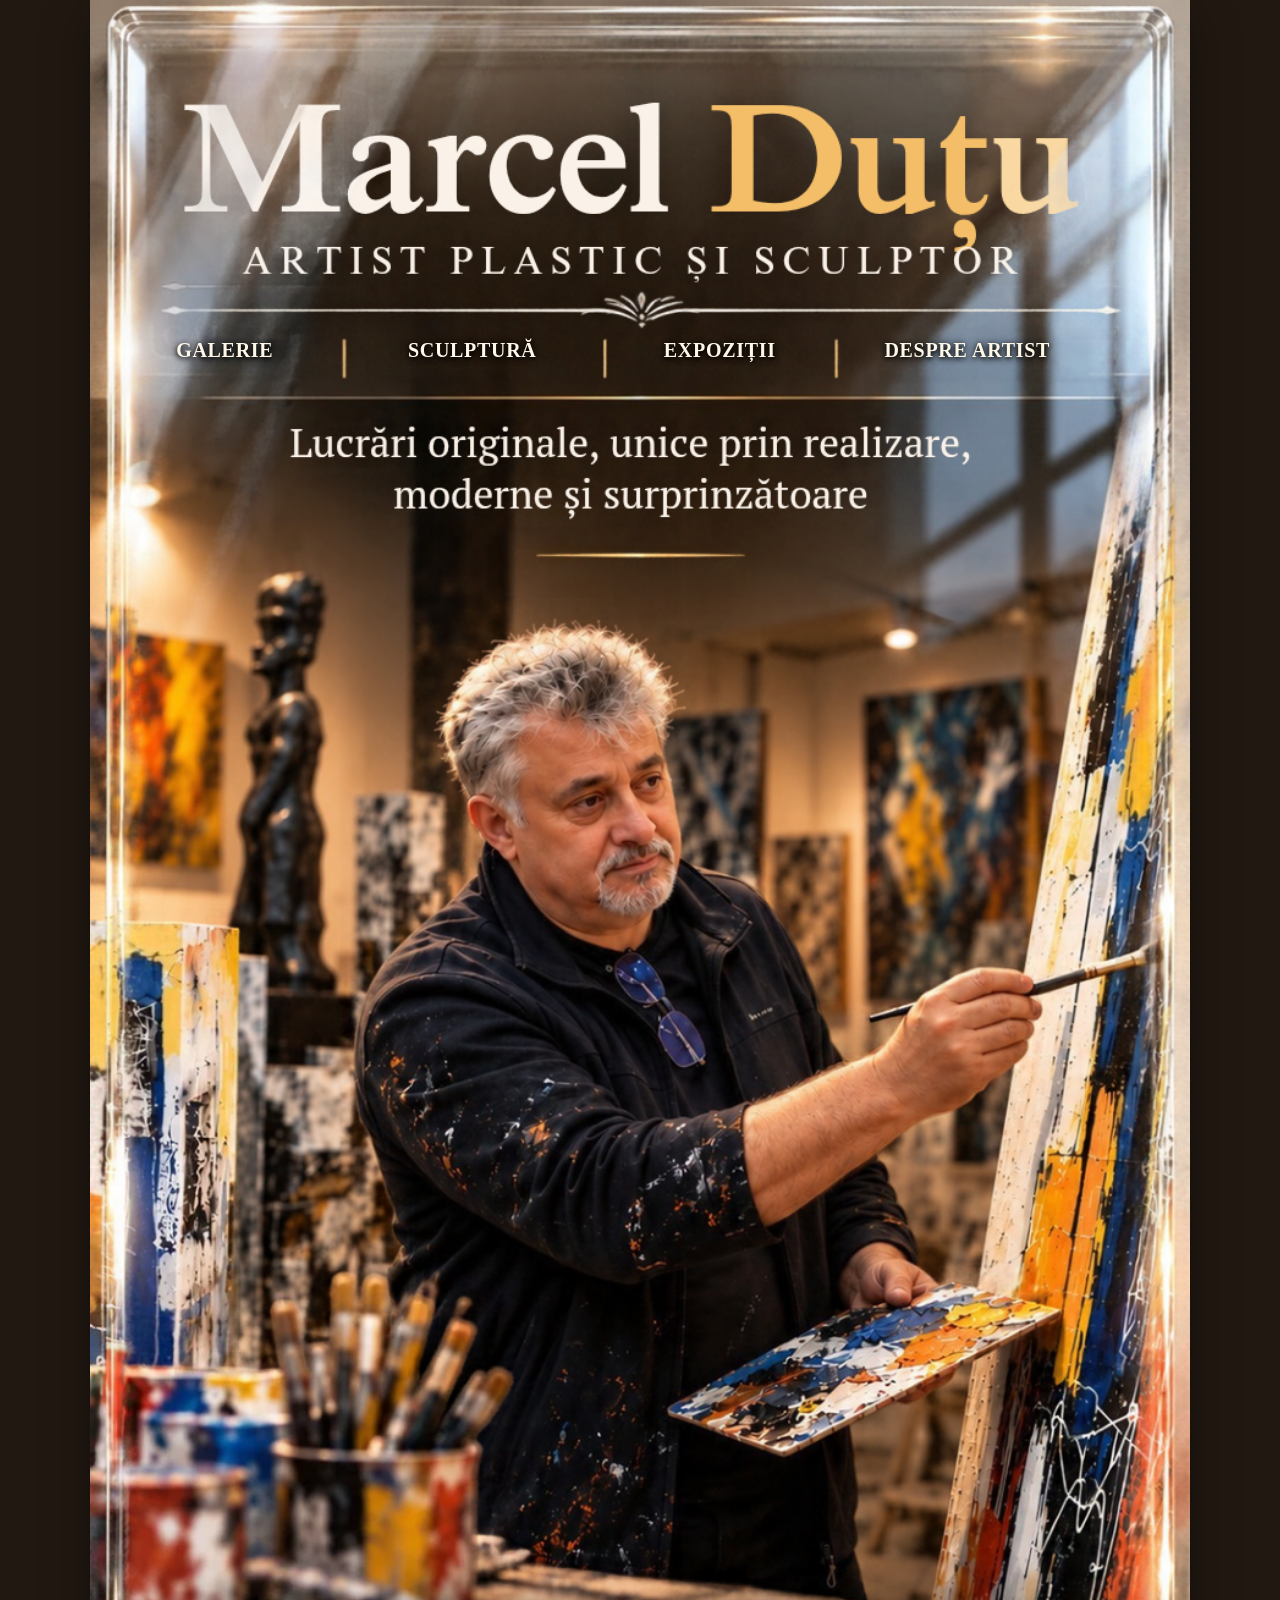
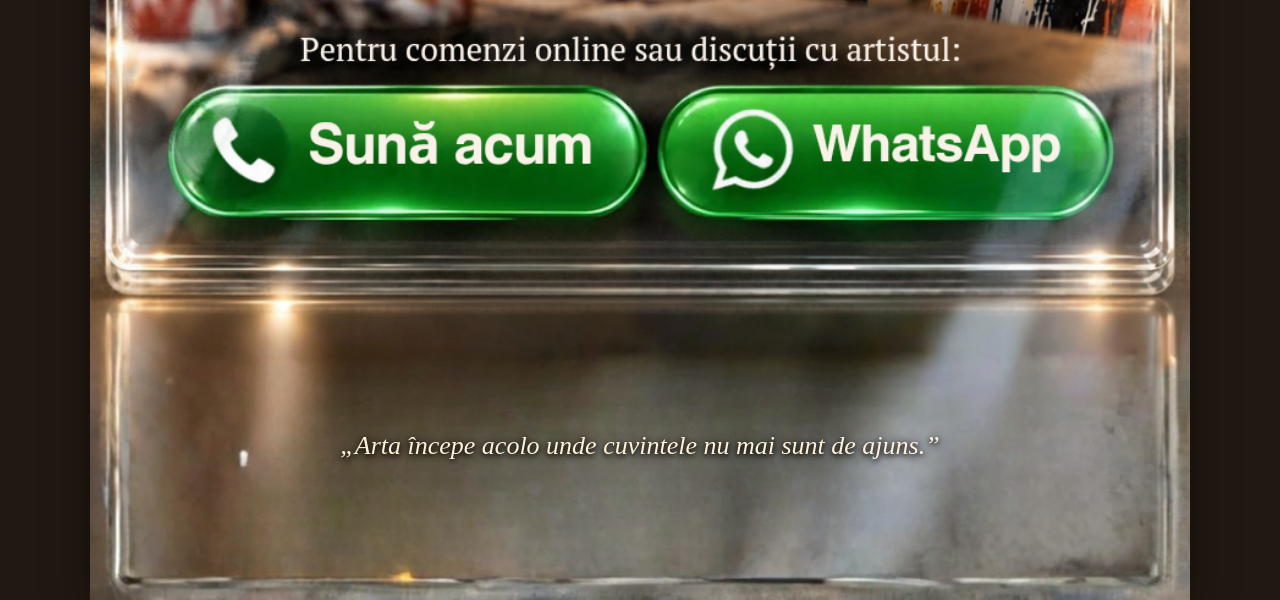
<file: index.html>
<!doctype html>
<html lang="ro">
<head>
<meta charset="utf-8">
<meta name="viewport" content="width=device-width,initial-scale=1">
<title>Marcel Duțu | Artist plastic și sculptor</title>
<meta name="description" content="Descoperă universul vizual al lui Marcel Duțu: pictură, sculptură și tehnică mixtă. Contactează artistul pentru lucrări originale sau comenzi personalizate.">
<meta property="og:type" content="website">
<meta property="og:title" content="Marcel Duțu | Artist plastic și sculptor">
<meta property="og:description" content="Lucrări originale, unice prin realizare, moderne și surprinzătoare.">
<meta property="og:url" content="https://marceldutu.art/">
<meta property="og:image" content="https://marceldutu.art/poster_site.png">
<meta name="twitter:card" content="summary_large_image">
<link rel="canonical" href="https://marceldutu.art/">
<link rel="icon" href="favicon.svg" type="image/svg+xml">
<link rel="stylesheet" href="style.css">
</head>
<body class="home-page">
<style>
body.home-page{background:#211811;margin:0}
.poster-page{width:100%;max-width:1100px;margin:0 auto;position:relative;line-height:0;box-shadow:0 12px 45px rgba(0,0,0,.4)}
.poster-page picture,.poster-page img{display:block;width:100%;height:auto}
.poster-hotspots{position:absolute;inset:0;display:block}
.poster-hotspots a{position:absolute;display:flex;align-items:center;justify-content:center;line-height:normal;background:transparent;border-radius:0}
.poster-hotspots a:focus-visible{outline:3px solid #d2aa65;outline-offset:2px;background:rgba(255,255,255,.08)}
.poster-quote{position:absolute;left:7%;right:7%;top:89%;height:8%;display:flex;align-items:center;justify-content:center;padding:4px 8px;text-align:center;pointer-events:none}
.poster-quote .quote-text{max-width:900px;margin:0;color:#fff0d8;font:italic clamp(12px,2.6vw,26px)/1.3 Georgia,'Times New Roman',serif;text-shadow:0 2px 5px rgba(0,0,0,.95),0 0 12px rgba(0,0,0,.8);opacity:1;transition:opacity .6s ease}
.poster-quote .quote-text.is-fading{opacity:0}
.poster-tabs{position:absolute;left:1%;right:9%;top:13.8%;height:3.8%;display:flex;align-items:stretch;gap:0}
.poster-tabs a{position:relative;inset:auto;height:100%;width:25%;color:#fff8e9;font:700 clamp(10px,1.8vw,19px)/1.1 Georgia,serif;letter-spacing:.035em;text-align:center;text-shadow:0 2px 5px rgba(0,0,0,.95),0 0 8px rgba(0,0,0,.8);padding:3px 2px;border:0;white-space:nowrap}
.poster-tabs a:hover,.poster-tabs a:focus-visible{background:rgba(28,18,12,.42);color:#ffe0a0}
.poster-call{left:5%;bottom:9.5%;width:44%;height:7%}
.poster-whatsapp{right:5%;bottom:9.5%;width:44%;height:7%}
@media(max-width:699px){
 .poster-tabs{top:13.8%;height:3.8%;left:1%;right:9%}
 .poster-tabs a{font-size:clamp(9px,2.65vw,16px);letter-spacing:0;padding:2px 1px}
 .poster-quote{top:89%;height:7%;left:6%;right:6%;padding:2px 5px}
 .poster-quote .quote-text{font-size:clamp(11px,3.2vw,17px);line-height:1.2}
 .poster-call,.poster-whatsapp{bottom:9.5%;height:7%}
}
@media(min-width:700px){.poster-tabs{top:13.8%;height:4.2%;left:1%;right:9%}.poster-tabs a{font-size:clamp(13px,1.6vw,20px)}.poster-call,.poster-whatsapp{bottom:9.5%;height:7%}}
@media(prefers-reduced-motion:reduce){.poster-quote .quote-text{transition:none}}
</style>
<main class="poster-page" aria-label="Marcel Duțu — artist plastic și sculptor">
<picture>
<source media="(max-width: 699px)" srcset="poster_site.png">
<img src="poster_site.png" alt="Poster Marcel Duțu pictând în atelier, cu taburi Galerie, Sculptură, Expoziții, Despre artist și butoane de contact." fetchpriority="high">
</picture>
<nav class="poster-hotspots" aria-label="Navigație și contact">
<div class="poster-tabs">
<a href="opere.html" aria-label="Galerie">GALERIE</a>
<a href="sculptura.html" aria-label="Sculptură">SCULPTURĂ</a>
<a href="expozitii.html" aria-label="Expoziții">EXPOZIȚII</a>
<a href="despre.html" aria-label="Despre artist">DESPRE ARTIST</a>
</div>
<a class="poster-call" href="tel:+40751817806" aria-label="Sună acum la +40 751 817 806"></a>
<a class="poster-whatsapp" href="https://wa.me/40751817806" target="_blank" rel="noopener noreferrer" aria-label="WhatsApp Marcel Duțu"></a>
<div class="poster-quote" aria-label="Citate despre artă"><p class="quote-text" id="art-quote" aria-live="polite">„Arta începe acolo unde cuvintele nu mai sunt de ajuns.”</p></div>
</nav>
</main>
<script>
(function(){
  const quoteEl = document.getElementById('art-quote');
  if (!quoteEl) return;
  const quotes = [
    'Arta începe acolo unde cuvintele nu mai sunt de ajuns.',
    'Culorile nu umplu doar pânza, ci dau glas emoțiilor pe care sufletul nu le poate rosti.',
    'Un tablou nu este terminat când artistul lasă pensula, ci când cineva descoperă în el o parte din sine.',
    'Frumusețea artei nu stă doar în ceea ce vezi, ci în ceea ce simți privind.',
    'Artistul nu reproduce lumea. El ne invită să o privim cu alți ochi.',
    'Timpul trece, dar emoția adevărată rămâne vie în artă.',
    'Fiecare operă autentică poartă o amprentă pe care nimeni altcineva nu o poate reproduce.',
    'În fața unui tablou, uneori tăcerea spune mai mult decât o mie de cuvinte.',
    'O operă de artă este o clipă de viață transformată în ceva ce poate dăinui peste generații.',
    'Nu alegi un tablou doar pentru locul pe care îl va ocupa pe perete, ci pentru locul pe care îl va ocupa în sufletul tău.'
  ];
  let index = 0;
  const reducedMotion = window.matchMedia && window.matchMedia('(prefers-reduced-motion: reduce)').matches;
  window.setInterval(function(){
    index = (index + 1) % quotes.length;
    if (reducedMotion) {
      quoteEl.textContent = '„' + quotes[index] + '”';
      return;
    }
    quoteEl.classList.add('is-fading');
    window.setTimeout(function(){
      quoteEl.textContent = '„' + quotes[index] + '”';
      quoteEl.classList.remove('is-fading');
    }, 600);
  }, 3600);
})();
</script>
</body>
</html>
</file>
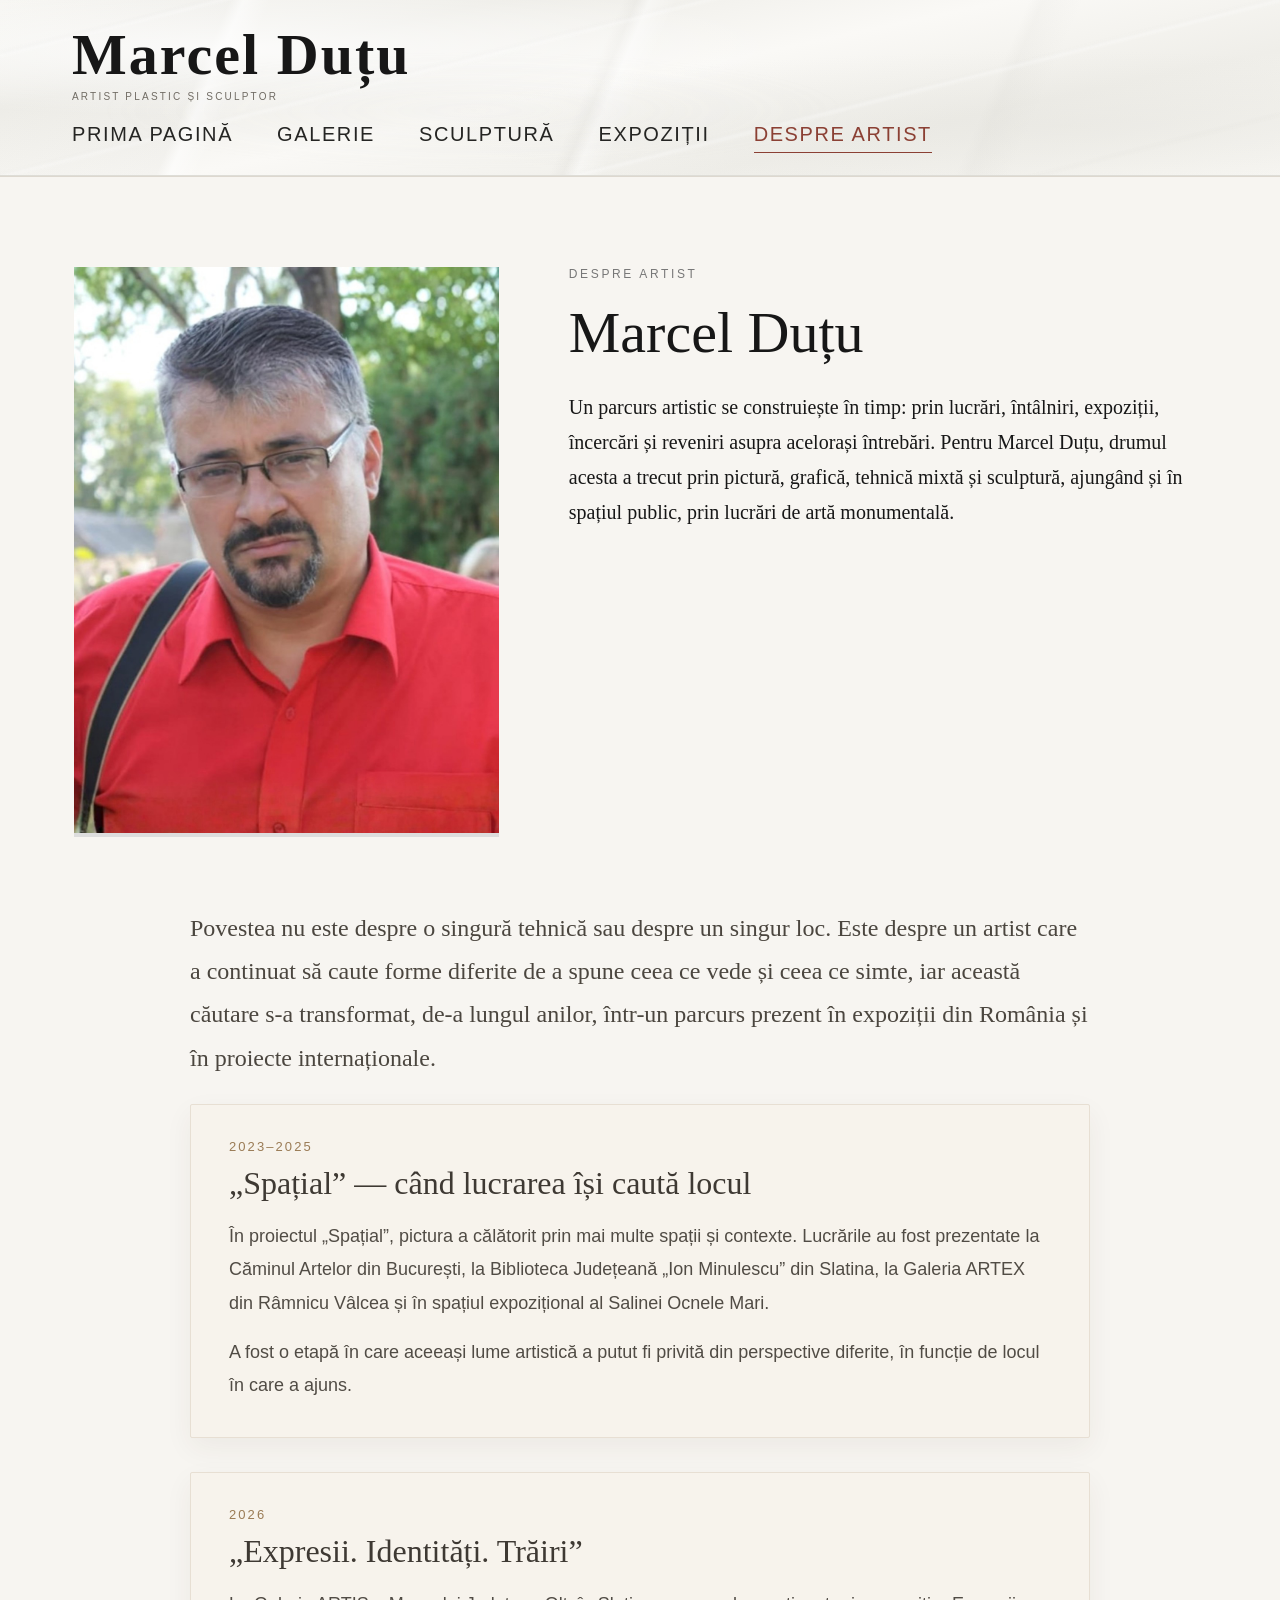
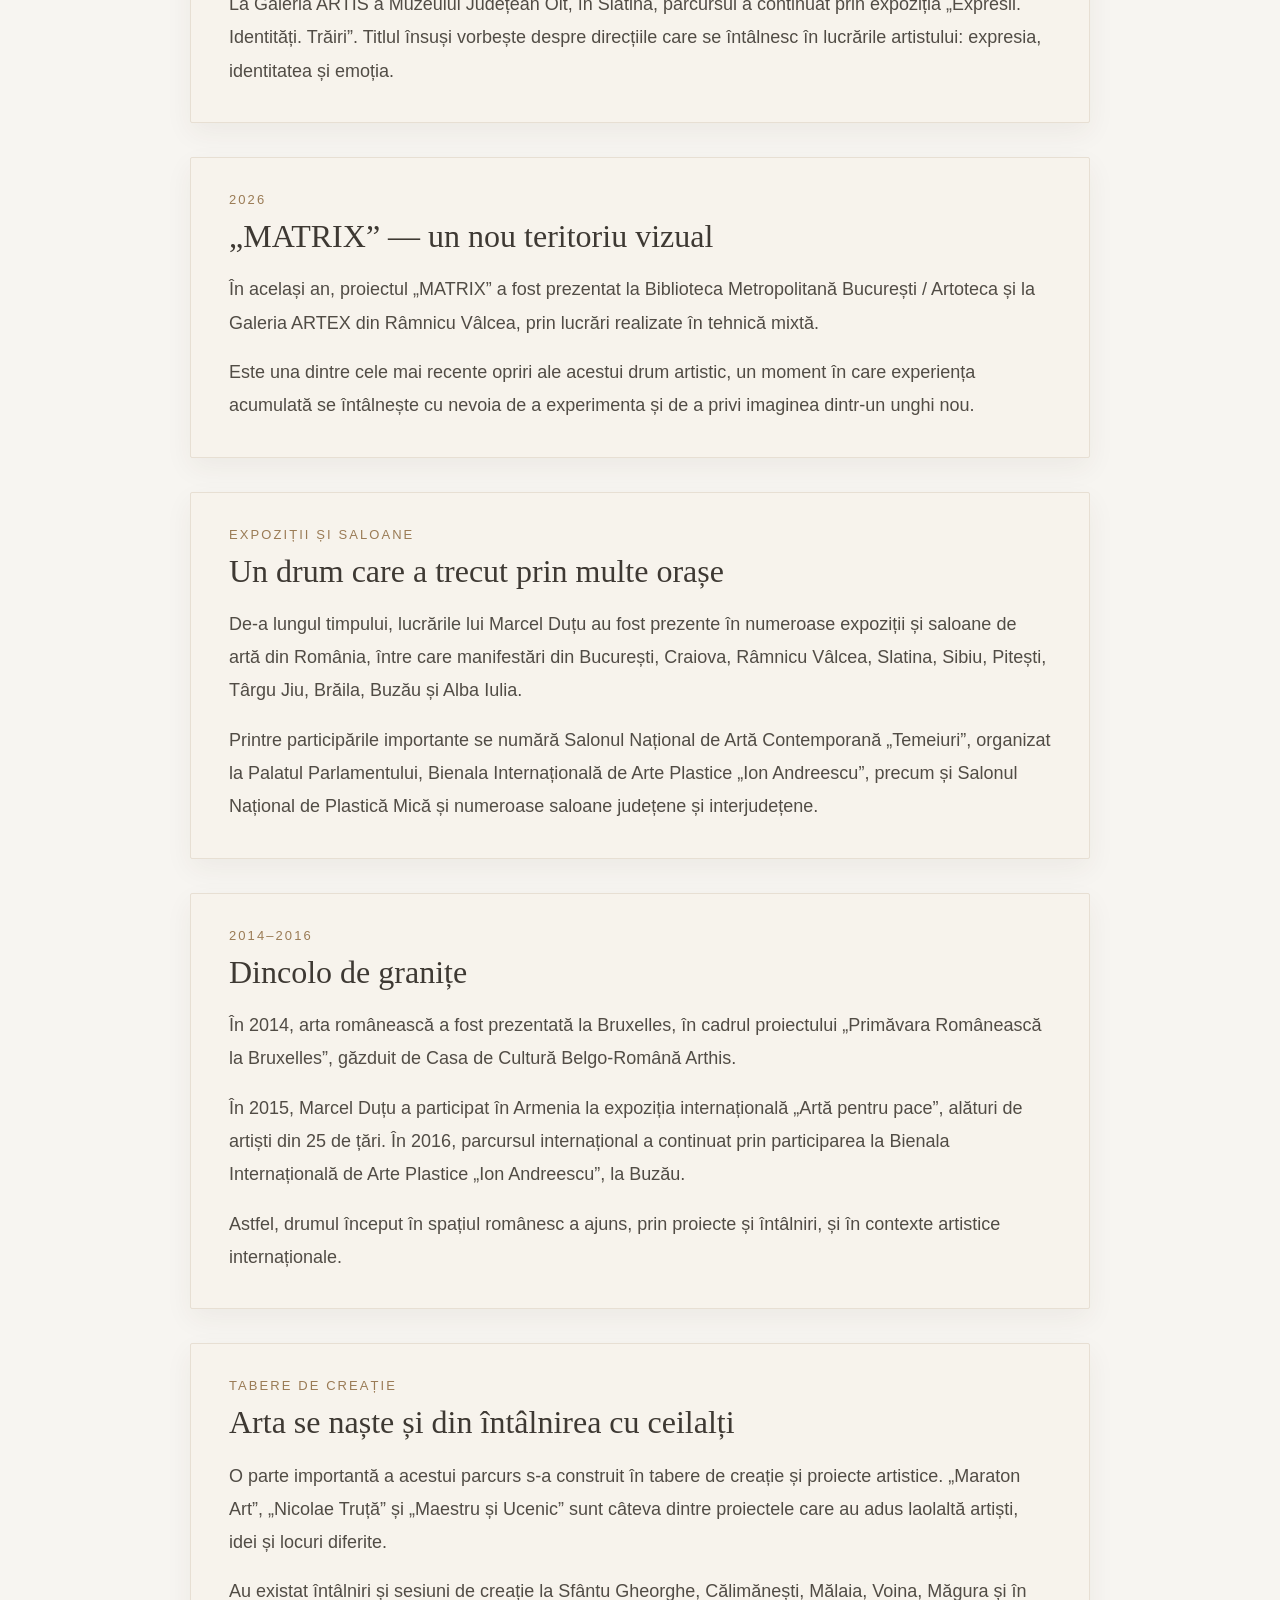
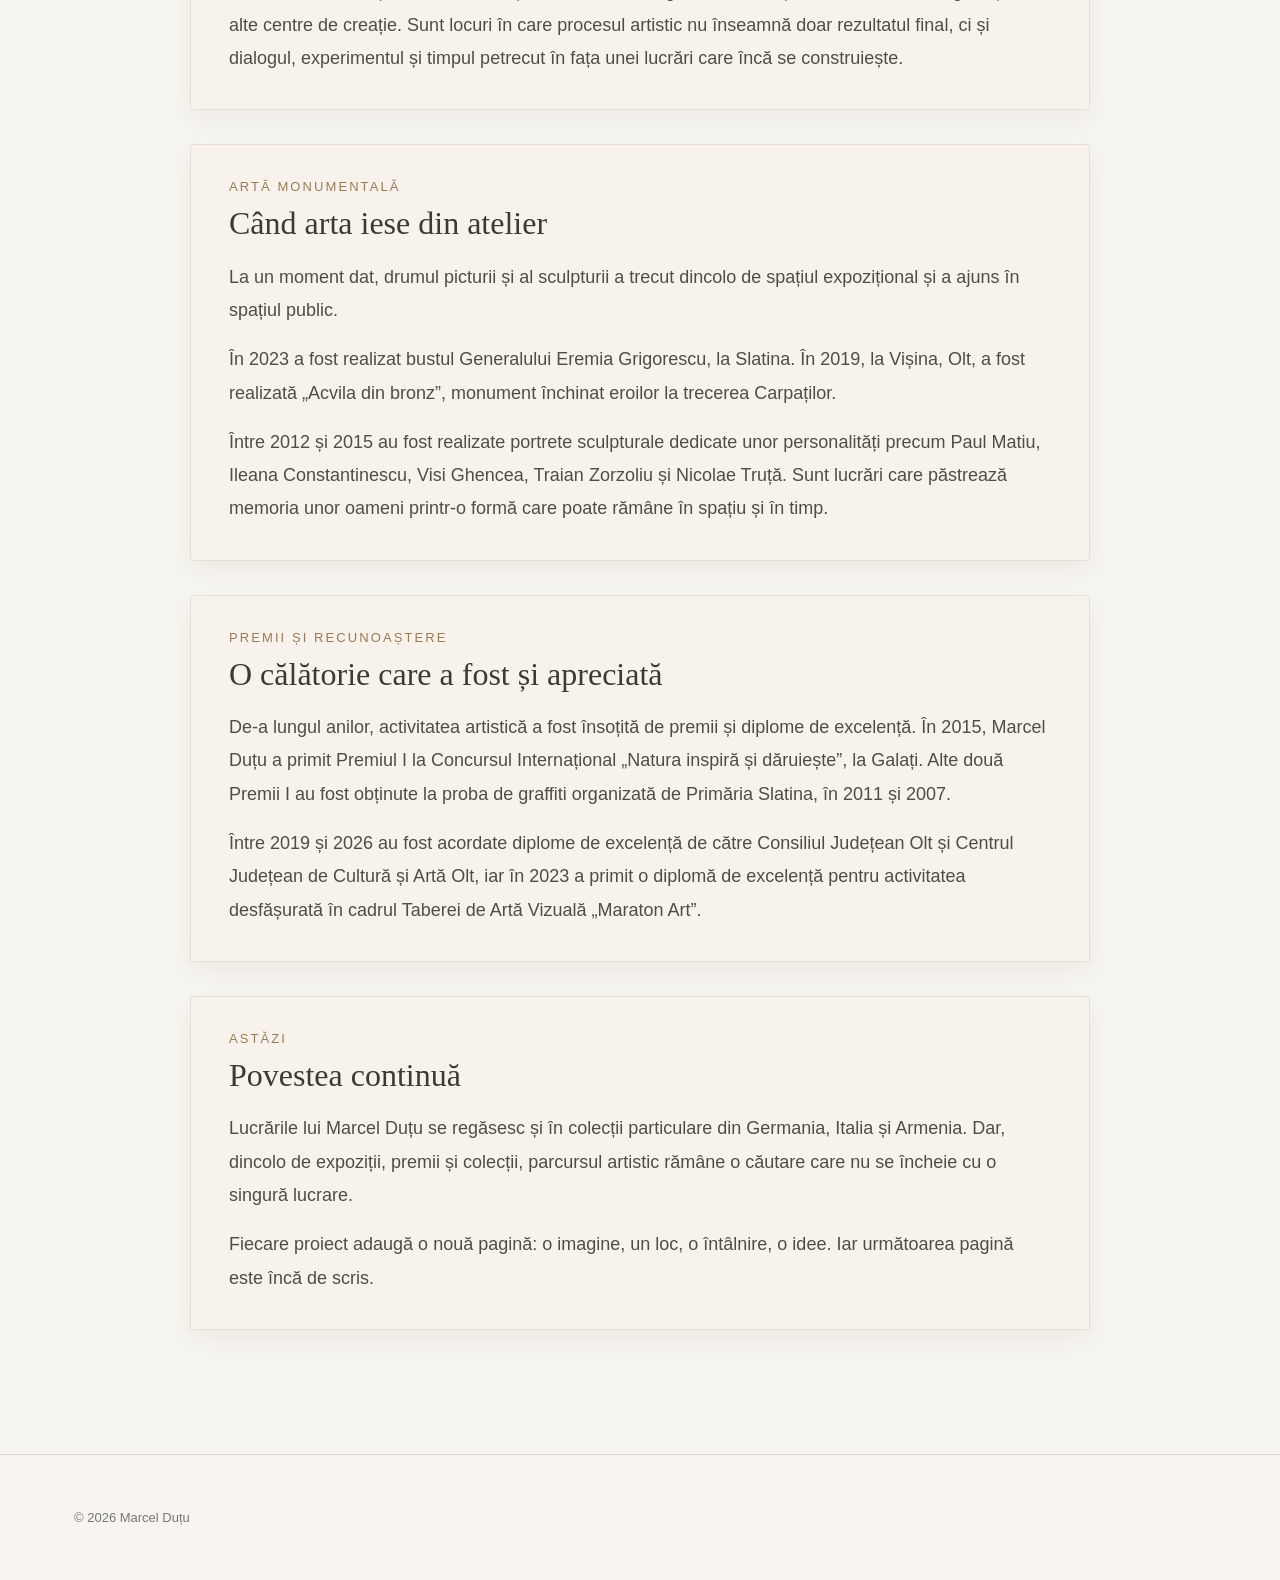
<file: despre.html>
<!doctype html>
<html lang="ro">
<head>
<script async src="https://www.googletagmanager.com/gtag/js?id=G-MMW7708D4F"></script>
<script>
window.dataLayer = window.dataLayer || [];
function gtag(){dataLayer.push(arguments);}
gtag('js', new Date());
gtag('config', 'G-MMW7708D4F');
</script>

<meta charset="utf-8">
<meta name="viewport" content="width=device-width,initial-scale=1">
<title>Despre Marcel Duțu — Artist plastic</title>
<meta name="description" content="Marcel Duțu — artist plastic: pictură, grafică, tehnică mixtă, sculptură și artă monumentală. Parcurs artistic, expoziții, premii și proiecte.">
<link rel="canonical" href="https://marceldutu.art/despre.html">
<meta property="og:type" content="profile">
<meta property="og:title" content="Despre Marcel Duțu">
<meta property="og:description" content="Artist plastic — pictură, grafică, tehnică mixtă și sculptură.">
<meta property="og:url" content="https://marceldutu.art/despre.html">
<meta property="og:image" content="https://marceldutu.art/marcel-dutu-despre.jpg">
<meta name="twitter:card" content="summary_large_image">
<link rel="icon" href="favicon.svg" type="image/svg+xml">
<link rel="stylesheet" href="style.css">
<style>
.story{
  max-width:900px;
  margin:0 auto;
}
.story-intro{
  font:24px/1.8 Georgia,serif;
  color:#4b463f;
}
.story-chapter{
  margin:0 0 34px;
  padding:34px 38px;
  background:#f7f3ec;
  border:1px solid #e7dfd3;
  border-radius:2px;
  box-shadow:0 10px 28px rgba(70,55,35,.06);
}
.story-chapter h2{
  margin:0 0 18px;
  font:32px/1.2 Georgia,serif;
  color:#3e3933;
}
.story-chapter p{
  margin:0 0 16px;
  font-size:18px;
  line-height:1.85;
  color:#514c45;
}
.story-chapter p:last-child{margin-bottom:0}
.story-date{
  display:block;
  margin-bottom:10px;
  font-size:13px;
  letter-spacing:.16em;
  text-transform:uppercase;
  color:#9a7b55;
}
@media(max-width:760px){
  .story-intro{font-size:20px;line-height:1.7}
  .story-chapter{padding:25px 22px}
  .story-chapter h2{font-size:27px}
  .story-chapter p{font-size:17px;line-height:1.75}
}
</style>
<script type="application/ld+json">{"@context":"https://schema.org","@type":"Person","name":"Marcel Duțu","url":"https://marceldutu.art/despre.html","jobTitle":"Artist plastic","knowsAbout":["Pictură","Grafică","Tehnică mixtă","Sculptură","Artă monumentală"]}</script>
<style>
@media(max-width:800px){
  .navin{display:block!important;padding:0!important;min-height:0!important}
  .navin .menu{
    display:grid!important;
    grid-template-columns:repeat(2,minmax(0,1fr))!important;
    grid-template-rows:repeat(2,auto)!important;
    gap:6px 8px!important;
    width:calc(100vw - 12px)!important;
    margin:10px auto 0!important;
    padding:0!important;
    flex:none!important;
    flex-wrap:initial!important;
    justify-content:initial!important;
    align-items:stretch!important;
    overflow:visible!important;
  }
  .navin .menu a{
    display:flex!important;
    width:100%!important;
    height:auto!important;
    aspect-ratio:3.14/1!important;
    min-width:0!important;
    max-width:none!important;
    min-height:0!important;
    max-height:none!important;
    margin:0!important;
    padding:0!important;
    flex:none!important;
    overflow:hidden!important;
  }
  .navin .menu a picture{
    display:block!important;
    width:100%!important;
    height:100%!important;
  }
  .navin .menu a picture img{
    display:block!important;
    width:100%!important;
    height:100%!important;
    min-width:0!important;
    max-width:none!important;
    min-height:0!important;
    max-height:none!important;
    object-fit:cover!important;
    border:0!important;
    box-shadow:none!important;
  }
  .navin .menu a[aria-current="page"]{display:inline-flex!important}
}
</style>


<style>
/* Shared professional header matching the Sculpture page reference */
.nav{position:relative!important;top:auto!important;z-index:10!important;background:#f7f5f1!important;border-bottom:1px solid #ddd8cf!important;backdrop-filter:none!important}
.nav .navin{width:100%!important;max-width:1180px!important;min-height:0!important;height:auto!important;margin:0 auto!important;padding:32px 24px 38px!important;display:flex!important;flex-direction:column!important;align-items:flex-start!important;justify-content:flex-start!important;gap:38px!important;flex-wrap:nowrap!important}
.nav .brand,.nav .home-brand{display:block!important;margin:0!important;color:#171717!important;font:700 clamp(38px,6vw,58px)/1.1 Georgia,'Times New Roman',serif!important;letter-spacing:.035em!important;text-decoration:none!important;white-space:normal!important}
.nav .home-brand span{display:none!important}
.nav .menu{display:flex!important;position:static!important;flex-direction:row!important;align-items:center!important;justify-content:flex-start!important;align-content:center!important;flex-wrap:wrap!important;gap:14px clamp(22px,4.5vw,44px)!important;width:100%!important;height:auto!important;min-height:0!important;max-height:none!important;margin:0!important;padding:0!important;overflow:visible!important;font-size:clamp(14px,2.5vw,20px)!important;line-height:1.4!important;letter-spacing:.08em!important;text-transform:uppercase!important}
.nav .menu>a{display:inline-flex!important;position:static!important;align-items:center!important;justify-content:flex-start!important;flex:0 0 auto!important;width:auto!important;height:auto!important;min-width:0!important;max-width:none!important;min-height:0!important;max-height:none!important;aspect-ratio:auto!important;margin:0!important;padding:0 0 4px!important;line-height:1.4!important;overflow:visible!important;white-space:nowrap!important;color:#20201e!important;font-size:inherit!important;letter-spacing:inherit!important;text-decoration:none!important;border:0!important;border-bottom:1px solid transparent!important;background:transparent!important;box-shadow:none!important}
.nav .menu>a[aria-current=page],.nav .menu>a:hover,.nav .menu>a:focus-visible{color:#8b4034!important;border-bottom-color:#8b4034!important}
.nav .menu>a picture,.nav .menu>a img{display:none!important}
@media(max-width:600px){.nav .navin{padding:25px 22px 28px!important;gap:30px!important}.nav .brand,.nav .home-brand{font-size:clamp(34px,9vw,46px)!important}.nav .menu{gap:13px 24px!important;font-size:clamp(10px,3.3vw,14px)!important;letter-spacing:.065em!important}}
</style><style>
/* Metallic champagne-silver finish for the top navigation area */
.nav{
 background:linear-gradient(135deg,#e7e7e4 0%,#fafaf7 16%,#d4d5d2 32%,#f3f3ef 48%,#c7c9c7 64%,#f8f8f5 82%,#dedfdb 100%)!important;
 border-bottom:1px solid #b9bbb8!important;
 box-shadow:inset 0 1px 0 rgba(255,255,255,.95),inset 0 -1px 0 rgba(120,120,115,.14),0 4px 16px rgba(45,43,39,.07)!important;
}
.nav .navin{background:transparent!important}
.nav .menu a{color:#292927!important}
.nav .menu a[aria-current=page],.nav .menu a:hover,.nav .menu a:focus-visible{color:#8b4034!important;border-bottom-color:#8b4034!important}
</style><style>
/* Polished brushed-metal sheen for the header */
.nav{
 position:relative!important;
 overflow:hidden!important;
 background:linear-gradient(112deg,#c9cbc9 0%,#fdfdfb 10%,#d8dad7 19%,#ffffff 28%,#bfc2bf 39%,#f8f9f6 49%,#c5c8c5 61%,#ffffff 72%,#d2d4d1 84%,#f9f9f6 94%,#c7c9c6 100%)!important;
 background-size:220% 100%!important;
 box-shadow:inset 0 2px 0 rgba(255,255,255,.98),inset 0 -2px 0 rgba(111,113,109,.2),0 5px 18px rgba(30,30,28,.1)!important;
}
.nav:before{
 content:""!important;position:absolute!important;inset:0!important;pointer-events:none!important;z-index:0!important;
 background:linear-gradient(115deg,transparent 0%,rgba(255,255,255,.0) 25%,rgba(255,255,255,.78) 42%,rgba(255,255,255,.18) 48%,transparent 63%,rgba(255,255,255,.34) 78%,transparent 88%)!important;
}
.nav:after{
 content:""!important;position:absolute!important;left:0!important;right:0!important;top:0!important;height:1px!important;pointer-events:none!important;z-index:0!important;
 background:linear-gradient(90deg,transparent,#fff 18%,#fff 50%,#fff 82%,transparent)!important;
}
.nav .navin{position:relative!important;z-index:1!important;background:transparent!important}
@media(prefers-reduced-motion:no-preference){.nav{animation:metalGlint 12s ease-in-out infinite alternate!important}@keyframes metalGlint{0%{background-position:0% 50%}100%{background-position:100% 50%}}}
</style><style>
/* Natural marble header: soft irregular veins, no edges or geometric tile lines */
.nav{
 position:relative!important;isolation:isolate!important;overflow:hidden!important;
 background-color:#f4f3ef!important;
 background-image:
  radial-gradient(ellipse at 18% 28%,rgba(255,255,255,.8) 0%,transparent 38%),
  radial-gradient(ellipse at 83% 72%,rgba(218,217,211,.28) 0%,transparent 42%),
  linear-gradient(113deg,transparent 0%,rgba(177,176,170,.07) 17%,rgba(255,255,255,.5) 18%,transparent 20%,transparent 46%,rgba(169,168,162,.08) 47%,rgba(255,255,255,.42) 48%,transparent 50%,transparent 76%,rgba(180,179,173,.07) 77%,transparent 80%),
  linear-gradient(168deg,#f6f5f1 0%,#eeede8 24%,#faf9f6 48%,#efeee9 72%,#f8f7f3 100%)!important;
 background-size:100% 100%,100% 100%,100% 100%,100% 100%!important;
 border-bottom:1px solid #deddd7!important;
 box-shadow:none!important;
}
.nav:before{
 content:""!important;position:absolute!important;inset:-10% 0!important;z-index:-1!important;pointer-events:none!important;opacity:.8!important;
 background:
  linear-gradient(166deg,transparent 0 13%,rgba(168,167,161,.12) 13.2%,rgba(255,255,255,.72) 13.6%,transparent 14.1% 36%,rgba(171,170,164,.10) 36.2%,rgba(255,255,255,.65) 36.6%,transparent 37.1% 63%,rgba(167,166,160,.09) 63.2%,rgba(255,255,255,.7) 63.6%,transparent 64.1% 85%,rgba(169,168,162,.08) 85.2%,transparent 85.8%),
  radial-gradient(ellipse at 37% 61%,rgba(194,193,187,.11),transparent 34%)!important;
 filter:blur(1.5px)!important;
}
.nav:after{content:none!important}
.nav .navin{position:relative!important;z-index:1!important;background:transparent!important}
.nav .brand,.nav .home-brand{color:#171717!important}
.nav .menu a{color:#252523!important}
.nav .menu a[aria-current=page],.nav .menu a:hover,.nav .menu a:focus-visible{color:#8b4034!important;border-bottom-color:#8b4034!important}
</style><style>@media(max-width:600px){.nav .menu{font-size:clamp(10px,3.3vw,14px)!important}}@media(max-width:380px){.nav .menu{font-size:9px!important}}</style><style>
/* Apply the same reduced size directly to every navigation link on phones */
@media(max-width:600px){
 .nav .menu>a{font-size:clamp(10px,3.3vw,14px)!important}
}
@media(max-width:380px){
 .nav .menu>a{font-size:9px!important}
}
</style><style>.nav .brand-subtitle{display:block;margin-top:8px;font:400 10px/1.3 Arial,Helvetica,sans-serif;letter-spacing:.22em;text-transform:uppercase;color:#716c64}@media(max-width:600px){.nav .brand-subtitle{font-size:9px;margin-top:7px}}</style>


<style>
/* Keep every navigation tab visible, including the current page */
@media(max-width:800px){
  .nav .navin{display:flex!important;flex-direction:column!important;align-items:flex-start!important;width:100%!important;padding:20px 18px 24px!important;gap:22px!important}
  .nav .menu{display:flex!important;flex-direction:row!important;flex-wrap:nowrap!important;justify-content:space-between!important;align-items:center!important;gap:clamp(5px,1.8vw,12px)!important;width:100%!important;margin:0!important;padding:0!important;overflow:visible!important}
  .nav .menu>a,.nav .menu a[aria-current="page"]{display:inline-flex!important;flex:0 1 auto!important;width:auto!important;height:auto!important;min-width:0!important;max-width:none!important;min-height:0!important;max-height:none!important;aspect-ratio:auto!important;padding:5px 0!important;margin:0!important;overflow:visible!important;white-space:nowrap!important;font-size:clamp(8px,2.25vw,13px)!important;line-height:1.2!important;border-bottom:1px solid transparent!important}
  .nav .menu a picture{display:none!important}
}
@media(max-width:360px){
 .nav .navin{padding-left:12px!important;padding-right:12px!important}
 .nav .menu{gap:4px!important}
 .nav .menu>a,.nav .menu a[aria-current="page"]{font-size:8px!important;letter-spacing:-.02em!important}
}

</style><style id="about-header-size-adjustment">
@media screen and (max-width:800px){
  .nav .navin{padding:24px 18px 28px!important;gap:24px!important}
  .nav .brand,.nav .home-brand{font-size:clamp(34px,9vw,46px)!important;line-height:1.1!important}
  .nav .brand-subtitle{font-size:9px!important;letter-spacing:.18em!important;margin-top:7px!important}
  .nav .menu{font-size:clamp(9px,2.5vw,12px)!important;gap:clamp(8px,2.2vw,16px)!important}
  .nav .menu>a,.nav .menu a[aria-current="page"]{font-size:inherit!important;letter-spacing:.025em!important}
}
@media screen and (max-width:380px){
  .nav .navin{padding-left:14px!important;padding-right:14px!important}
  .nav .menu{font-size:8.5px!important;gap:5px!important}
}
</style><style id="compact-header-spacing">
/* Antet compact: păstrează dimensiunea numelui, apropie subtitlul și meniul */
.nav .navin{padding:24px 22px 22px!important;gap:18px!important}
.nav .brand,.nav .home-brand{line-height:1.08!important}
.nav .brand-subtitle{display:block!important;margin-top:4px!important;line-height:1.1!important}
.nav .menu{margin-top:0!important;row-gap:8px!important}
@media(max-width:600px){
 .nav .navin{padding:20px 14px 18px!important;gap:14px!important}
 .nav .brand,.nav .home-brand{font-size:clamp(34px,9vw,46px)!important;line-height:1.06!important}
 .nav .brand-subtitle{margin-top:3px!important;line-height:1.05!important}
 .nav .menu{row-gap:6px!important}
}
</style></head>
<body>
<header class="nav"><div class="wrap navin"><a class="brand" href="index.html" aria-label="Marcel Duțu — prima pagină">Marcel Duțu<span class="brand-subtitle">Artist plastic și sculptor</span></a><nav class="menu" aria-label="Navigație principală"><a class="home-nav" href="index.html">Prima pagină</a><a class="gallery-nav" href="opere.html">Galerie</a><a class="sculpture-nav" href="sculptura.html">Sculptură</a><a class="exhibitions-nav" href="expozitii.html">Expoziții</a><a class="about-nav" href="despre.html" aria-current="page">Despre artist</a></nav></div></header>

<main class="section">
<div class="wrap">

<section class="about" style="align-items:start;margin-bottom:70px">
<div class="aboutimg"><img src="marcel-dutu-despre.jpg" alt="Marcel Duțu" decoding="async"></div>
<div>
<div class="eyebrow">Despre artist</div>
<h1 style="font:58px Georgia,serif;margin:0 0 24px">Marcel Duțu</h1>
<div class="abouttext">
<p>Un parcurs artistic se construiește în timp: prin lucrări, întâlniri, expoziții, încercări și reveniri asupra acelorași întrebări. Pentru Marcel Duțu, drumul acesta a trecut prin pictură, grafică, tehnică mixtă și sculptură, ajungând și în spațiul public, prin lucrări de artă monumentală.</p>
</div>
</div>
</section>

<section class="story">
<p class="story-intro">Povestea nu este despre o singură tehnică sau despre un singur loc. Este despre un artist care a continuat să caute forme diferite de a spune ceea ce vede și ceea ce simte, iar această căutare s-a transformat, de-a lungul anilor, într-un parcurs prezent în expoziții din România și în proiecte internaționale.</p>

<article class="story-chapter">
<span class="story-date">2023–2025</span>
<h2>„Spațial” — când lucrarea își caută locul</h2>
<p>În proiectul „Spațial”, pictura a călătorit prin mai multe spații și contexte. Lucrările au fost prezentate la Căminul Artelor din București, la Biblioteca Județeană „Ion Minulescu” din Slatina, la Galeria ARTEX din Râmnicu Vâlcea și în spațiul expozițional al Salinei Ocnele Mari.</p>
<p>A fost o etapă în care aceeași lume artistică a putut fi privită din perspective diferite, în funcție de locul în care a ajuns.</p>
</article>

<article class="story-chapter">
<span class="story-date">2026</span>
<h2>„Expresii. Identități. Trăiri”</h2>
<p>La Galeria ARTIS a Muzeului Județean Olt, în Slatina, parcursul a continuat prin expoziția „Expresii. Identități. Trăiri”. Titlul însuși vorbește despre direcțiile care se întâlnesc în lucrările artistului: expresia, identitatea și emoția.</p>
</article>

<article class="story-chapter">
<span class="story-date">2026</span>
<h2>„MATRIX” — un nou teritoriu vizual</h2>
<p>În același an, proiectul „MATRIX” a fost prezentat la Biblioteca Metropolitană București / Artoteca și la Galeria ARTEX din Râmnicu Vâlcea, prin lucrări realizate în tehnică mixtă.</p>
<p>Este una dintre cele mai recente opriri ale acestui drum artistic, un moment în care experiența acumulată se întâlnește cu nevoia de a experimenta și de a privi imaginea dintr-un unghi nou.</p>
</article>

<article class="story-chapter">
<span class="story-date">Expoziții și saloane</span>
<h2>Un drum care a trecut prin multe orașe</h2>
<p>De-a lungul timpului, lucrările lui Marcel Duțu au fost prezente în numeroase expoziții și saloane de artă din România, între care manifestări din București, Craiova, Râmnicu Vâlcea, Slatina, Sibiu, Pitești, Târgu Jiu, Brăila, Buzău și Alba Iulia.</p>
<p>Printre participările importante se numără Salonul Național de Artă Contemporană „Temeiuri”, organizat la Palatul Parlamentului, Bienala Internațională de Arte Plastice „Ion Andreescu”, precum și Salonul Național de Plastică Mică și numeroase saloane județene și interjudețene.</p>
</article>

<article class="story-chapter">
<span class="story-date">2014–2016</span>
<h2>Dincolo de granițe</h2>
<p>În 2014, arta românească a fost prezentată la Bruxelles, în cadrul proiectului „Primăvara Românească la Bruxelles”, găzduit de Casa de Cultură Belgo-Română Arthis.</p>
<p>În 2015, Marcel Duțu a participat în Armenia la expoziția internațională „Artă pentru pace”, alături de artiști din 25 de țări. În 2016, parcursul internațional a continuat prin participarea la Bienala Internațională de Arte Plastice „Ion Andreescu”, la Buzău.</p>
<p>Astfel, drumul început în spațiul românesc a ajuns, prin proiecte și întâlniri, și în contexte artistice internaționale.</p>
</article>

<article class="story-chapter">
<span class="story-date">Tabere de creație</span>
<h2>Arta se naște și din întâlnirea cu ceilalți</h2>
<p>O parte importantă a acestui parcurs s-a construit în tabere de creație și proiecte artistice. „Maraton Art”, „Nicolae Truță” și „Maestru și Ucenic” sunt câteva dintre proiectele care au adus laolaltă artiști, idei și locuri diferite.</p>
<p>Au existat întâlniri și sesiuni de creație la Sfântu Gheorghe, Călimănești, Mălaia, Voina, Măgura și în alte centre de creație. Sunt locuri în care procesul artistic nu înseamnă doar rezultatul final, ci și dialogul, experimentul și timpul petrecut în fața unei lucrări care încă se construiește.</p>
</article>

<article class="story-chapter">
<span class="story-date">Artă monumentală</span>
<h2>Când arta iese din atelier</h2>
<p>La un moment dat, drumul picturii și al sculpturii a trecut dincolo de spațiul expozițional și a ajuns în spațiul public.</p>
<p>În 2023 a fost realizat bustul Generalului Eremia Grigorescu, la Slatina. În 2019, la Vișina, Olt, a fost realizată „Acvila din bronz”, monument închinat eroilor la trecerea Carpaților.</p>
<p>Între 2012 și 2015 au fost realizate portrete sculpturale dedicate unor personalități precum Paul Matiu, Ileana Constantinescu, Visi Ghencea, Traian Zorzoliu și Nicolae Truță. Sunt lucrări care păstrează memoria unor oameni printr-o formă care poate rămâne în spațiu și în timp.</p>
</article>

<article class="story-chapter">
<span class="story-date">Premii și recunoaștere</span>
<h2>O călătorie care a fost și apreciată</h2>
<p>De-a lungul anilor, activitatea artistică a fost însoțită de premii și diplome de excelență. În 2015, Marcel Duțu a primit Premiul I la Concursul Internațional „Natura inspiră și dăruiește”, la Galați. Alte două Premii I au fost obținute la proba de graffiti organizată de Primăria Slatina, în 2011 și 2007.</p>
<p>Între 2019 și 2026 au fost acordate diplome de excelență de către Consiliul Județean Olt și Centrul Județean de Cultură și Artă Olt, iar în 2023 a primit o diplomă de excelență pentru activitatea desfășurată în cadrul Taberei de Artă Vizuală „Maraton Art”.</p>
</article>

<article class="story-chapter">
<span class="story-date">Astăzi</span>
<h2>Povestea continuă</h2>
<p>Lucrările lui Marcel Duțu se regăsesc și în colecții particulare din Germania, Italia și Armenia. Dar, dincolo de expoziții, premii și colecții, parcursul artistic rămâne o căutare care nu se încheie cu o singură lucrare.</p>
<p>Fiecare proiect adaugă o nouă pagină: o imagine, un loc, o întâlnire, o idee. Iar următoarea pagină este încă de scris.</p>
</article>
</section>

</div>
</main>

<footer class="footer"><div class="wrap">© 2026 Marcel Duțu</div></footer>
<style id="force-gallery-cream-background">
/* Fundalul simplu crem ca pe Galerie; anulează texturi/pseudo-elemente vechi */
html,body{
 background-color:#f7f5f1!important;
 background-image:none!important;
 background-attachment:initial!important;
}
body::before,body::after,html::before,html::after{
 background-image:none!important;
}
main,.detail,.section,.story{
 background-color:transparent!important;
 background-image:none!important;
}
</style>
</body>
</html>
</file>
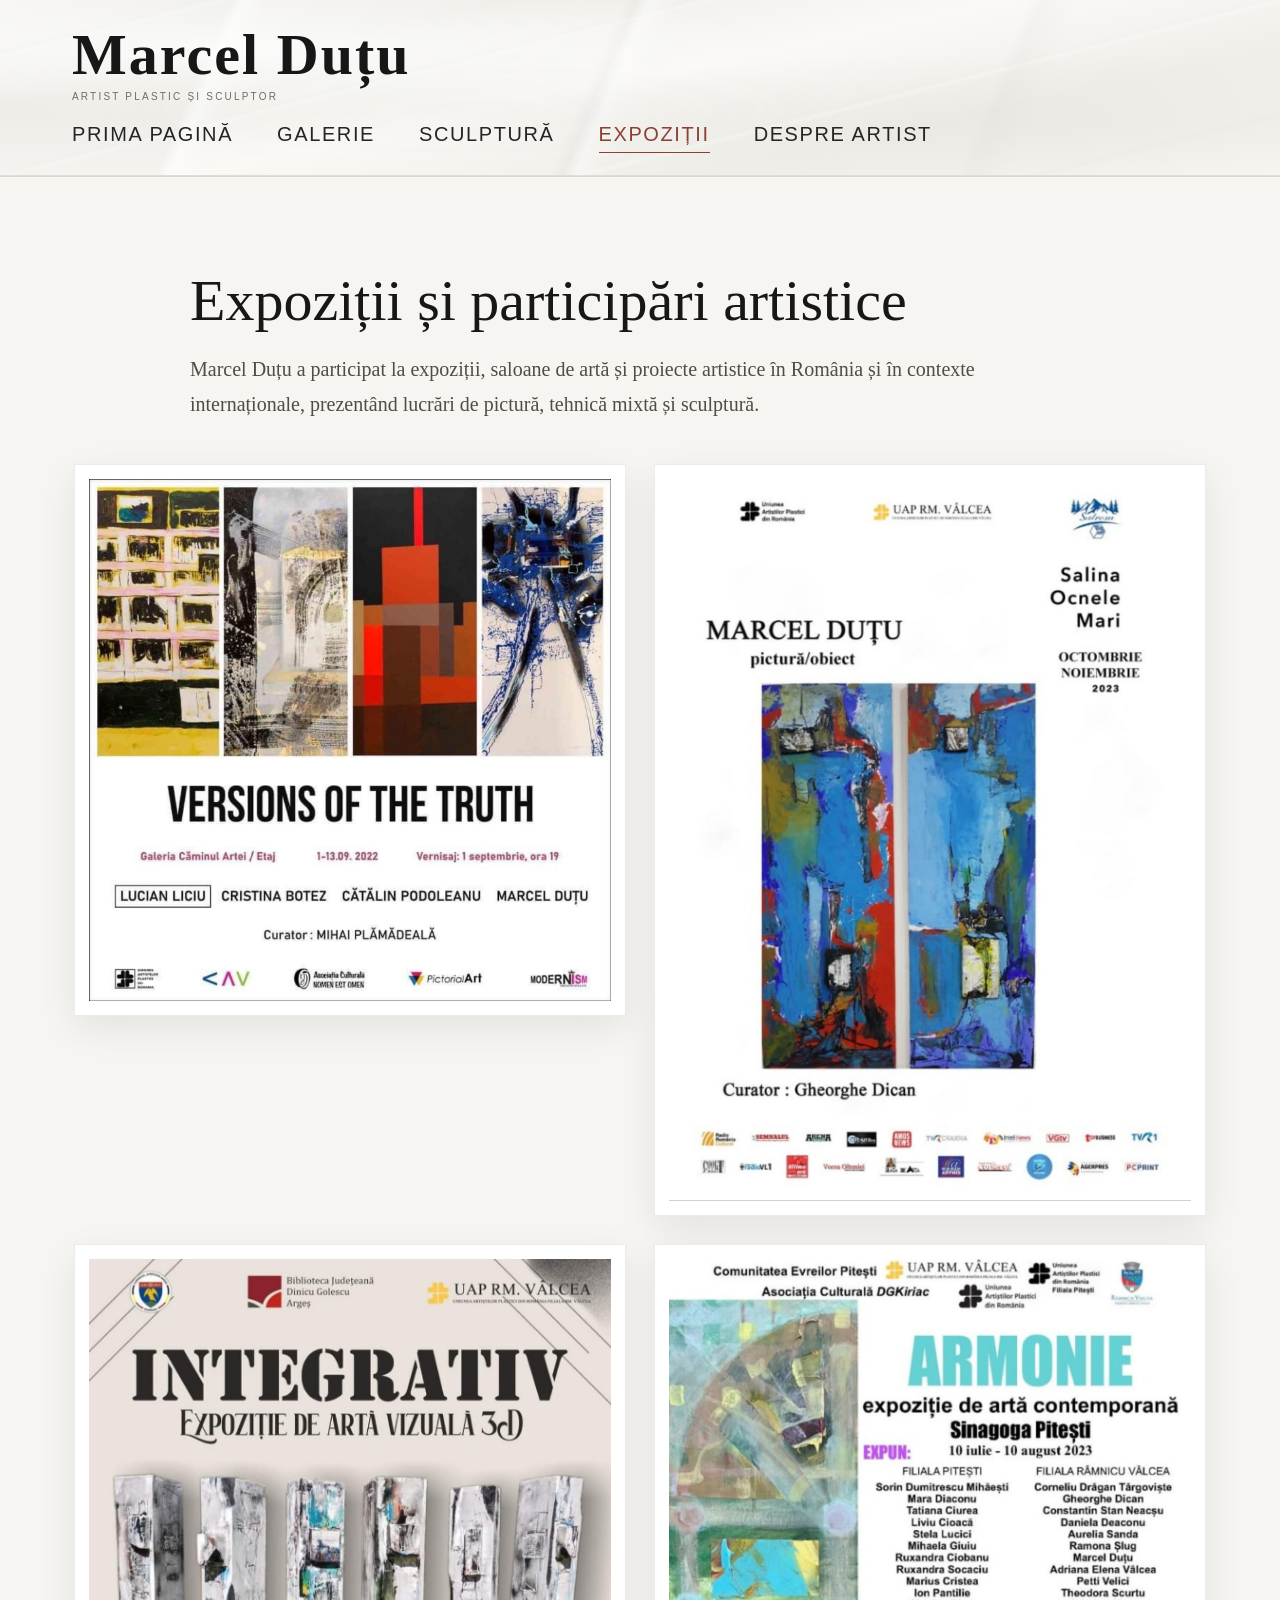
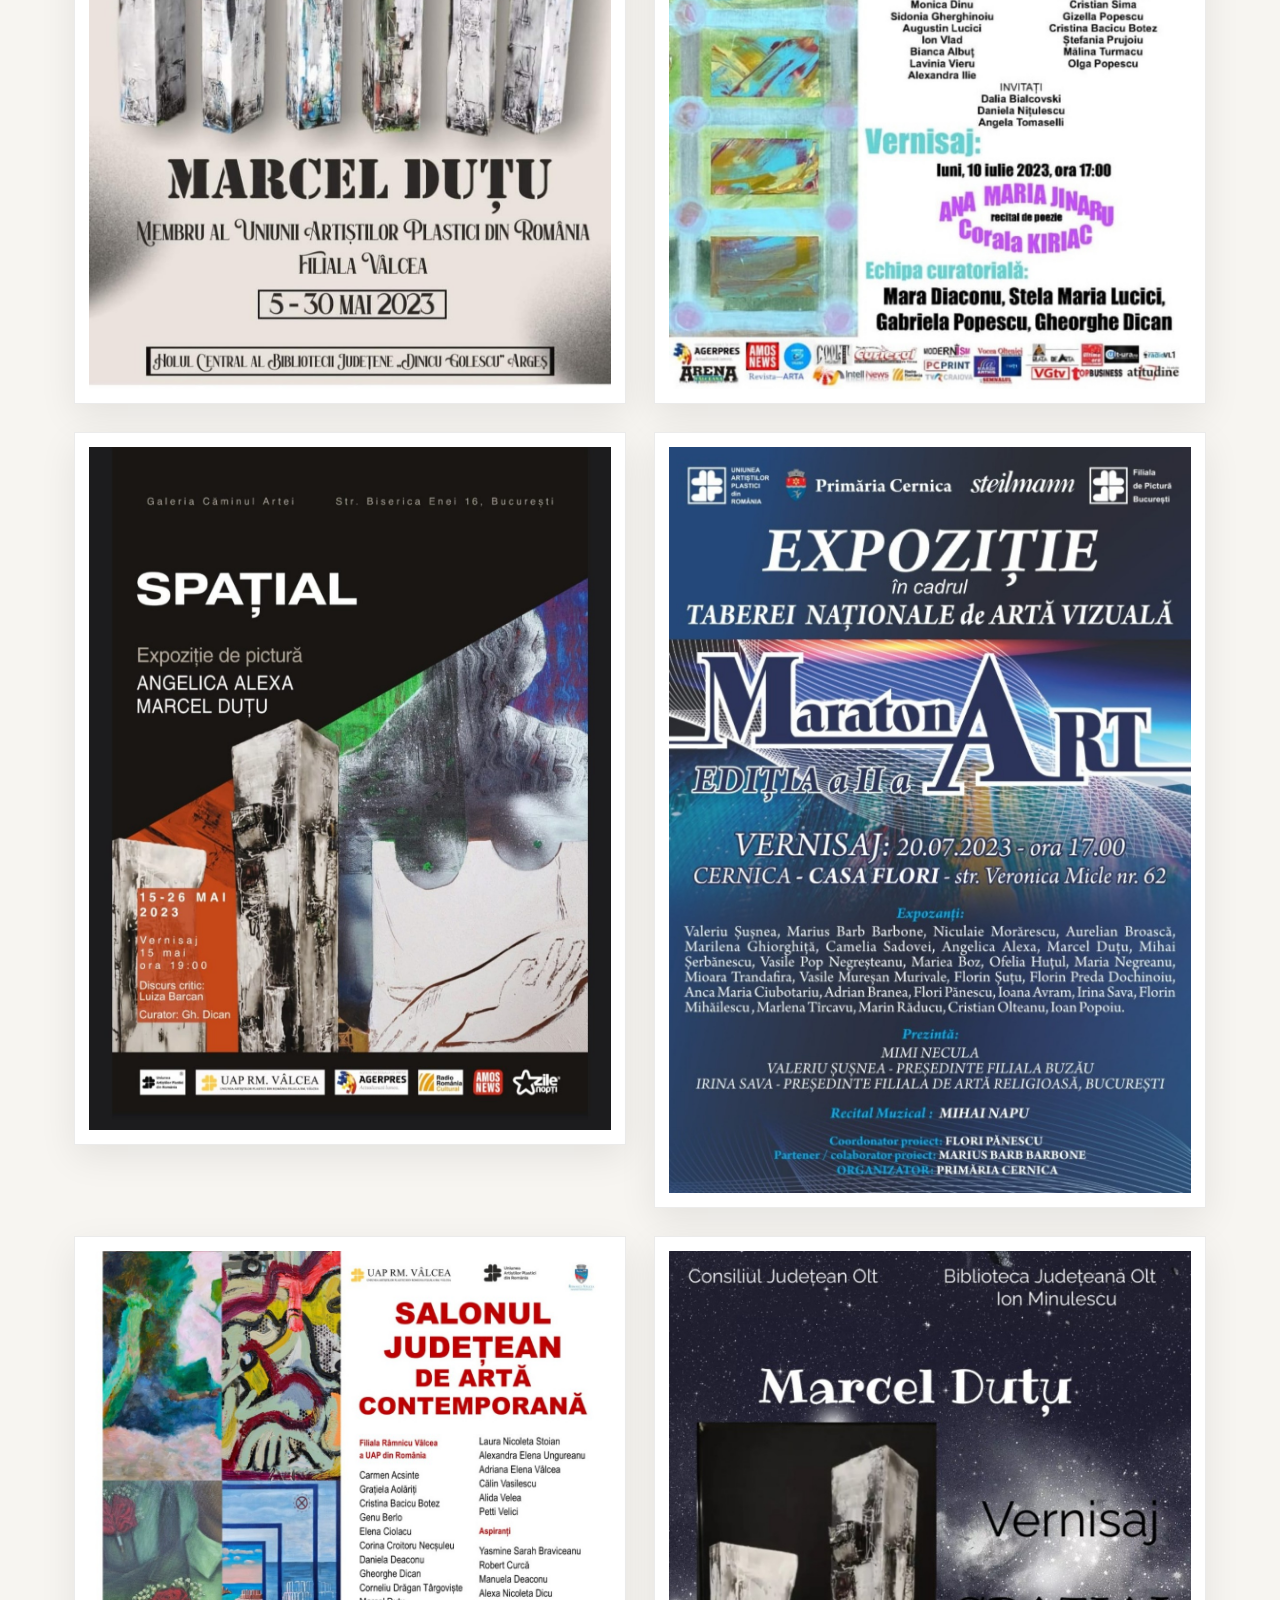
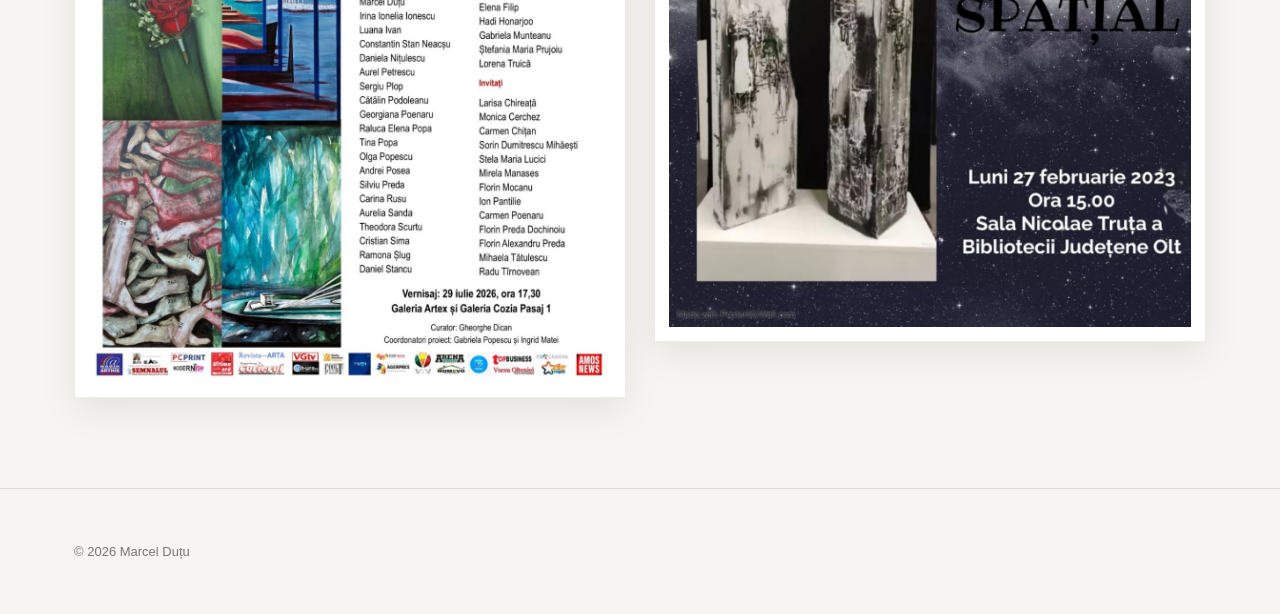
<file: expozitii.html>
<!doctype html>
<html lang="ro">
<head>
<script async src="https://www.googletagmanager.com/gtag/js?id=G-MMW7708D4F"></script>
<script>
window.dataLayer = window.dataLayer || [];
function gtag(){dataLayer.push(arguments);}
gtag('js', new Date());
gtag('config', 'G-MMW7708D4F');
</script>

<meta charset="utf-8">
<meta name="viewport" content="width=device-width,initial-scale=1">
<title>Expoziții de artă și pictură | Marcel Duțu</title>
<meta name="description" content="Descoperă expozițiile de artă și participările artistice ale lui Marcel Duțu. Pictură, tehnică mixtă și sculptură prezentate în România și în proiecte internaționale.">
<meta property="og:type" content="website">
<meta property="og:title" content="Expoziții de artă — Marcel Duțu">
<meta property="og:description" content="Expoziții, saloane și proiecte artistice în care a fost prezent Marcel Duțu.">
<meta property="og:url" content="https://marceldutu.art/expozitii.html">
<meta property="og:image" content="https://marceldutu.art/expozitie-03.jpg">
<link rel="canonical" href="https://marceldutu.art/expozitii.html">
<link rel="icon" href="favicon.svg" type="image/svg+xml">
<link rel="stylesheet" href="style.css">
<style>
.exhibitions-intro{max-width:900px;margin:0 auto 42px}
.exhibitions-intro h1{font:58px Georgia,serif;margin:0 0 18px}
.exhibitions-intro p{font:20px/1.75 Georgia,serif;color:#514c45;margin:0}
.exhibitions-gallery{
  display:grid;
  grid-template-columns:repeat(2,minmax(0,1fr));
  gap:28px;
  align-items:start;
}
.exhibitions-gallery a{
  display:block;
  background:#fff;
  padding:14px;
  border:1px solid rgba(0,0,0,.08);
  box-shadow:0 12px 35px rgba(0,0,0,.08);
  transition:transform .2s ease,box-shadow .2s ease;
}
.exhibitions-gallery a:hover{
  transform:translateY(-3px);
  box-shadow:0 18px 42px rgba(0,0,0,.12);
}
.exhibitions-gallery img{
  display:block;
  width:100%;
  height:auto;
}
@media(max-width:800px){
 .section{padding-top:0!important;margin-top:0!important} .exhibitions-intro{margin-top:0!important;padding-top:0!important}
 .exhibitions-intro h1{font-size:clamp(30px,5.2vw,36px)!important;line-height:1.12!important;letter-spacing:-.02em!important;margin-top:0!important;margin-bottom:12px!important}
}
@media (max-width:760px){
  .exhibitions-intro h1{font-size:42px}
  .exhibitions-intro p{font-size:18px;line-height:1.65}
  .exhibitions-gallery{grid-template-columns:repeat(2,minmax(0,1fr));gap:14px}
  .exhibitions-gallery a{padding:9px}
}
</style>
<style>
@media(max-width:800px){
  .navin{display:block!important;padding:0!important;min-height:0!important}
  .navin .menu{
    display:grid!important;
    grid-template-columns:repeat(2,minmax(0,1fr))!important;
    grid-template-rows:repeat(2,auto)!important;
    gap:6px 8px!important;
    width:calc(100vw - 12px)!important;
    margin:10px auto 0!important;
    padding:0!important;
    flex:none!important;
    flex-wrap:initial!important;
    justify-content:initial!important;
    align-items:stretch!important;
    overflow:visible!important;
  }
  .navin .menu a{
    display:flex!important;
    width:100%!important;
    height:auto!important;
    aspect-ratio:3.14/1!important;
    min-width:0!important;
    max-width:none!important;
    min-height:0!important;
    max-height:none!important;
    margin:0!important;
    padding:0!important;
    flex:none!important;
    overflow:hidden!important;
  }
  .navin .menu a picture{
    display:block!important;
    width:100%!important;
    height:100%!important;
  }
  .navin .menu a picture img{
    display:block!important;
    width:100%!important;
    height:100%!important;
    min-width:0!important;
    max-width:none!important;
    min-height:0!important;
    max-height:none!important;
    object-fit:cover!important;
    border:0!important;
    box-shadow:none!important;
  }
  .navin .menu a[aria-current="page"]{display:inline-flex!important}
}
</style>


<style>
/* Shared professional header matching the Sculpture page reference */
.nav{position:relative!important;top:auto!important;z-index:10!important;background:#f7f5f1!important;border-bottom:1px solid #ddd8cf!important;backdrop-filter:none!important}
.nav .navin{width:100%!important;max-width:1180px!important;min-height:0!important;height:auto!important;margin:0 auto!important;padding:32px 24px 38px!important;display:flex!important;flex-direction:column!important;align-items:flex-start!important;justify-content:flex-start!important;gap:38px!important;flex-wrap:nowrap!important}
.nav .brand,.nav .home-brand{display:block!important;margin:0!important;color:#171717!important;font:700 clamp(38px,6vw,58px)/1.1 Georgia,'Times New Roman',serif!important;letter-spacing:.035em!important;text-decoration:none!important;white-space:normal!important}
.nav .home-brand span{display:none!important}
.nav .menu{display:flex!important;position:static!important;flex-direction:row!important;align-items:center!important;justify-content:flex-start!important;align-content:center!important;flex-wrap:wrap!important;gap:14px clamp(22px,4.5vw,44px)!important;width:100%!important;height:auto!important;min-height:0!important;max-height:none!important;margin:0!important;padding:0!important;overflow:visible!important;font-size:clamp(14px,2.5vw,20px)!important;line-height:1.4!important;letter-spacing:.08em!important;text-transform:uppercase!important}
.nav .menu>a{display:inline-flex!important;position:static!important;align-items:center!important;justify-content:flex-start!important;flex:0 0 auto!important;width:auto!important;height:auto!important;min-width:0!important;max-width:none!important;min-height:0!important;max-height:none!important;aspect-ratio:auto!important;margin:0!important;padding:0 0 4px!important;line-height:1.4!important;overflow:visible!important;white-space:nowrap!important;color:#20201e!important;font-size:inherit!important;letter-spacing:inherit!important;text-decoration:none!important;border:0!important;border-bottom:1px solid transparent!important;background:transparent!important;box-shadow:none!important}
.nav .menu>a[aria-current=page],.nav .menu>a:hover,.nav .menu>a:focus-visible{color:#8b4034!important;border-bottom-color:#8b4034!important}
.nav .menu>a picture,.nav .menu>a img{display:none!important}
@media(max-width:600px){.nav .navin{padding:25px 22px 28px!important;gap:30px!important}.nav .brand,.nav .home-brand{font-size:clamp(34px,9vw,46px)!important}.nav .menu{gap:13px 24px!important;font-size:clamp(10px,3.3vw,14px)!important;letter-spacing:.065em!important}}
</style><style>
/* Metallic champagne-silver finish for the top navigation area */
.nav{
 background:linear-gradient(135deg,#e7e7e4 0%,#fafaf7 16%,#d4d5d2 32%,#f3f3ef 48%,#c7c9c7 64%,#f8f8f5 82%,#dedfdb 100%)!important;
 border-bottom:1px solid #b9bbb8!important;
 box-shadow:inset 0 1px 0 rgba(255,255,255,.95),inset 0 -1px 0 rgba(120,120,115,.14),0 4px 16px rgba(45,43,39,.07)!important;
}
.nav .navin{background:transparent!important}
.nav .menu a{color:#292927!important}
.nav .menu a[aria-current=page],.nav .menu a:hover,.nav .menu a:focus-visible{color:#8b4034!important;border-bottom-color:#8b4034!important}
</style><style>
/* Polished brushed-metal sheen for the header */
.nav{
 position:relative!important;
 overflow:hidden!important;
 background:linear-gradient(112deg,#c9cbc9 0%,#fdfdfb 10%,#d8dad7 19%,#ffffff 28%,#bfc2bf 39%,#f8f9f6 49%,#c5c8c5 61%,#ffffff 72%,#d2d4d1 84%,#f9f9f6 94%,#c7c9c6 100%)!important;
 background-size:220% 100%!important;
 box-shadow:inset 0 2px 0 rgba(255,255,255,.98),inset 0 -2px 0 rgba(111,113,109,.2),0 5px 18px rgba(30,30,28,.1)!important;
}
.nav:before{
 content:""!important;position:absolute!important;inset:0!important;pointer-events:none!important;z-index:0!important;
 background:linear-gradient(115deg,transparent 0%,rgba(255,255,255,.0) 25%,rgba(255,255,255,.78) 42%,rgba(255,255,255,.18) 48%,transparent 63%,rgba(255,255,255,.34) 78%,transparent 88%)!important;
}
.nav:after{
 content:""!important;position:absolute!important;left:0!important;right:0!important;top:0!important;height:1px!important;pointer-events:none!important;z-index:0!important;
 background:linear-gradient(90deg,transparent,#fff 18%,#fff 50%,#fff 82%,transparent)!important;
}
.nav .navin{position:relative!important;z-index:1!important;background:transparent!important}
@media(prefers-reduced-motion:no-preference){.nav{animation:metalGlint 12s ease-in-out infinite alternate!important}@keyframes metalGlint{0%{background-position:0% 50%}100%{background-position:100% 50%}}}
</style><style>
/* Natural marble header: soft irregular veins, no edges or geometric tile lines */
.nav{
 position:relative!important;isolation:isolate!important;overflow:hidden!important;
 background-color:#f4f3ef!important;
 background-image:
  radial-gradient(ellipse at 18% 28%,rgba(255,255,255,.8) 0%,transparent 38%),
  radial-gradient(ellipse at 83% 72%,rgba(218,217,211,.28) 0%,transparent 42%),
  linear-gradient(113deg,transparent 0%,rgba(177,176,170,.07) 17%,rgba(255,255,255,.5) 18%,transparent 20%,transparent 46%,rgba(169,168,162,.08) 47%,rgba(255,255,255,.42) 48%,transparent 50%,transparent 76%,rgba(180,179,173,.07) 77%,transparent 80%),
  linear-gradient(168deg,#f6f5f1 0%,#eeede8 24%,#faf9f6 48%,#efeee9 72%,#f8f7f3 100%)!important;
 background-size:100% 100%,100% 100%,100% 100%,100% 100%!important;
 border-bottom:1px solid #deddd7!important;
 box-shadow:none!important;
}
.nav:before{
 content:""!important;position:absolute!important;inset:-10% 0!important;z-index:-1!important;pointer-events:none!important;opacity:.8!important;
 background:
  linear-gradient(166deg,transparent 0 13%,rgba(168,167,161,.12) 13.2%,rgba(255,255,255,.72) 13.6%,transparent 14.1% 36%,rgba(171,170,164,.10) 36.2%,rgba(255,255,255,.65) 36.6%,transparent 37.1% 63%,rgba(167,166,160,.09) 63.2%,rgba(255,255,255,.7) 63.6%,transparent 64.1% 85%,rgba(169,168,162,.08) 85.2%,transparent 85.8%),
  radial-gradient(ellipse at 37% 61%,rgba(194,193,187,.11),transparent 34%)!important;
 filter:blur(1.5px)!important;
}
.nav:after{content:none!important}
.nav .navin{position:relative!important;z-index:1!important;background:transparent!important}
.nav .brand,.nav .home-brand{color:#171717!important}
.nav .menu a{color:#252523!important}
.nav .menu a[aria-current=page],.nav .menu a:hover,.nav .menu a:focus-visible{color:#8b4034!important;border-bottom-color:#8b4034!important}
</style><style>.nav .brand-subtitle{display:block;margin-top:8px;font:400 10px/1.3 Arial,Helvetica,sans-serif;letter-spacing:.22em;text-transform:uppercase;color:#716c64}@media(max-width:600px){.nav .brand-subtitle{font-size:9px;margin-top:7px}}</style>


<style>
/* Keep every navigation tab visible, including the current page */
@media(max-width:800px){
  .nav .navin{display:flex!important;flex-direction:column!important;align-items:flex-start!important;width:100%!important;padding:20px 18px 24px!important;gap:22px!important}
  .nav .menu{display:flex!important;flex-direction:row!important;flex-wrap:nowrap!important;justify-content:space-between!important;align-items:center!important;gap:clamp(5px,1.8vw,12px)!important;width:100%!important;margin:0!important;padding:0!important;overflow:visible!important}
  .nav .menu>a,.nav .menu a[aria-current="page"]{display:inline-flex!important;flex:0 1 auto!important;width:auto!important;height:auto!important;min-width:0!important;max-width:none!important;min-height:0!important;max-height:none!important;aspect-ratio:auto!important;padding:5px 0!important;margin:0!important;overflow:visible!important;white-space:nowrap!important;font-size:clamp(8px,2.25vw,13px)!important;line-height:1.2!important;border-bottom:1px solid transparent!important}
  .nav .menu a picture{display:none!important}
}
@media(max-width:360px){
 .nav .navin{padding-left:12px!important;padding-right:12px!important}
 .nav .menu{gap:4px!important}
 .nav .menu>a,.nav .menu a[aria-current="page"]{font-size:8px!important;letter-spacing:-.02em!important}
}

</style><style id="compact-header-spacing">
/* Antet compact: păstrează dimensiunea numelui, apropie subtitlul și meniul */
.nav .navin{padding:24px 22px 22px!important;gap:18px!important}
.nav .brand,.nav .home-brand{line-height:1.08!important}
.nav .brand-subtitle{display:block!important;margin-top:4px!important;line-height:1.1!important}
.nav .menu{margin-top:0!important;row-gap:8px!important}
@media(max-width:600px){
 .nav .navin{padding:20px 14px 18px!important;gap:14px!important}
 .nav .brand,.nav .home-brand{font-size:clamp(34px,9vw,46px)!important;line-height:1.06!important}
 .nav .brand-subtitle{margin-top:3px!important;line-height:1.05!important}
 .nav .menu{row-gap:6px!important}
}
</style></head>
<body>
<header class="nav"><div class="wrap navin"><a class="brand" href="index.html" aria-label="Marcel Duțu — prima pagină">Marcel Duțu<span class="brand-subtitle">Artist plastic și sculptor</span></a><nav class="menu" aria-label="Navigație principală"><a class="home-nav" href="index.html">Prima pagină</a><a class="gallery-nav" href="opere.html">Galerie</a><a class="sculpture-nav" href="sculptura.html">Sculptură</a><a class="exhibitions-nav" href="expozitii.html" aria-current="page">Expoziții</a><a class="about-nav" href="despre.html">Despre artist</a></nav></div></header>
<main class="section">
<div class="wrap">
<section class="exhibitions-intro">
<h1>Expoziții și participări artistice</h1>
<p>Marcel Duțu a participat la expoziții, saloane de artă și proiecte artistice în România și în contexte internaționale, prezentând lucrări de pictură, tehnică mixtă și sculptură.</p>
</section>
<div class="exhibitions-gallery">
<a href="expozitie-03.jpg"><img src="expozitie-03.jpg" alt="Lucrări de pictură și artă contemporană de Marcel Duțu prezentate într-o expoziție" loading="lazy"></a>
<a href="expozitie-04.jpg"><img src="expozitie-04.jpg" alt="Expoziție de artă cu lucrări de Marcel Duțu" loading="lazy"></a>
<a href="expozitie-05.jpg"><img src="expozitie-05.jpg" alt="Expoziție de artă cu lucrări de Marcel Duțu" loading="lazy"></a>
<a href="expozitie-06.jpg"><img src="expozitie-06.jpg" alt="Expoziție de artă cu lucrări de Marcel Duțu" loading="lazy"></a>
<a href="expozitie-07.jpg"><img src="expozitie-07.jpg" alt="Expoziție de artă cu lucrări de Marcel Duțu" loading="lazy"></a>
<a href="expozitie-08.jpg"><img src="expozitie-08.jpg" alt="Expoziție de artă cu lucrări de Marcel Duțu" loading="lazy"></a>
<a href="expozitie-09.jpg"><img src="expozitie-09.jpg" alt="Expoziție de artă cu lucrări de Marcel Duțu" loading="lazy"></a>
<a href="expozitie-10.jpg"><img src="expozitie-10.jpg" alt="Expoziție de artă cu lucrări de Marcel Duțu" loading="lazy"></a>
</div>
</div>
</main>
<footer class="footer"><div class="wrap">© 2026 Marcel Duțu</div></footer>
<style id="force-gallery-cream-background">
/* Fundalul simplu crem ca pe Galerie; anulează texturi/pseudo-elemente vechi */
html,body{
 background-color:#f7f5f1!important;
 background-image:none!important;
 background-attachment:initial!important;
}
body::before,body::after,html::before,html::after{
 background-image:none!important;
}
main,.detail,.section,.story{
 background-color:transparent!important;
 background-image:none!important;
}
</style>
</body>
</html>
</file>
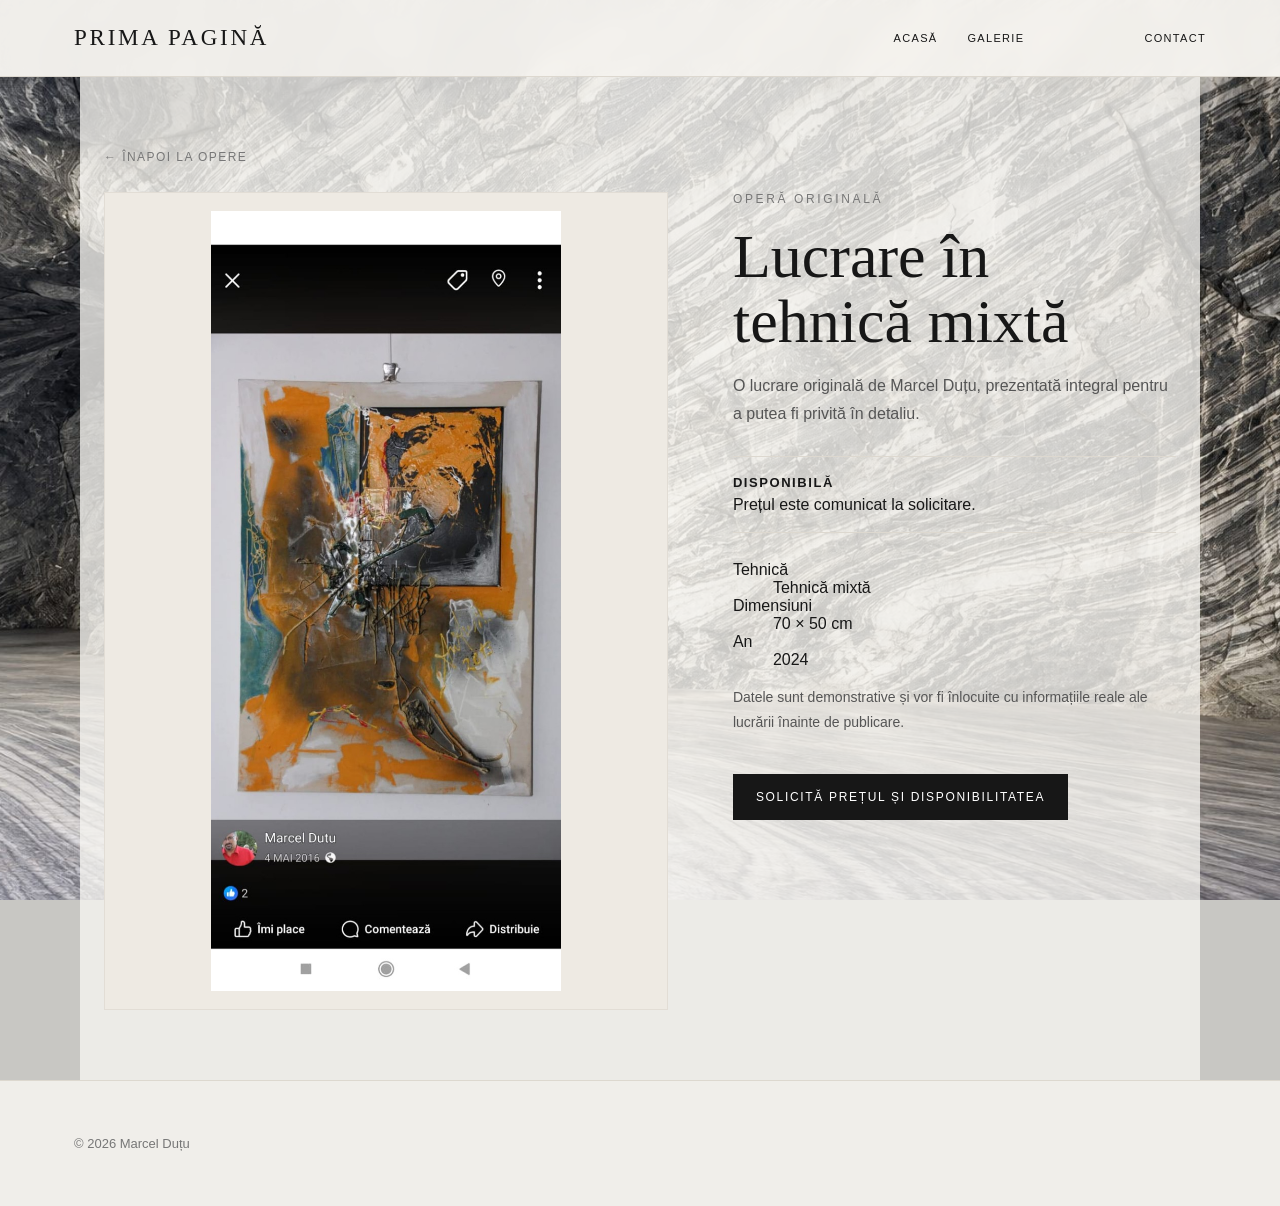
<file: lucrare-01.html>
<!doctype html><html lang="ro"><head>
<script async src="https://www.googletagmanager.com/gtag/js?id=G-MMW7708D4F"></script>
<script>
window.dataLayer = window.dataLayer || [];
function gtag(){dataLayer.push(arguments);}
gtag('js', new Date());
gtag('config', 'G-MMW7708D4F');
</script>
<meta charset="utf-8"><meta name="viewport" content="width=device-width,initial-scale=1"><title>Lucrare în tehnică mixtă — Marcel Duțu</title><meta name="description" content="Lucrare în tehnică mixtă de Marcel Duțu — operă originală de artă. Solicită informații despre disponibilitate și achiziție."><link rel="canonical" href="https://marceldutu.art/lucrare-01.html"><meta property="og:type" content="website"><meta property="og:title" content="Lucrare în tehnică mixtă — Marcel Duțu"><meta property="og:description" content="Operă originală de Marcel Duțu. Informații și solicitări de achiziție."><meta property="og:url" content="https://marceldutu.art/lucrare-01.html"><meta property="og:image" content="https://marceldutu.art/lucrare-01.jpg"><meta name="twitter:card" content="summary_large_image"><link rel="icon" href="favicon.svg" type="image/svg+xml"><link rel="stylesheet" href="style.css"><script type="application/ld+json">{"@context":"https://schema.org","@type":"VisualArtwork","name":"Lucrare în tehnică mixtă","creator":{"@type":"Person","name":"Marcel Duțu"},"image":"https://marceldutu.art/lucrare-01.jpg","url":"https://marceldutu.art/lucrare-01.html","artform":"Pictură"}</script></head><body><header class="nav"><div class="wrap navin"><a class="brand" href="index.html">PRIMA PAGINĂ</a><nav class="menu" aria-label="Navigație principală"><a href="index.html">Acasă</a><a href="opere.html">Galerie</a><a class="sculpture-nav" href="sculptura.html"><img src="sculptura-button.jpg" alt="Sculptură"></a><a class="exhibitions-nav" href="expozitii.html"><img src="expozitii-button.jpg" alt="Expoziții"></a><a class="about-nav" href="despre.html"><img src="despre-artist-button.jpg" alt="Despre artist"></a><a href="contact.html">Contact</a></nav></div></header><main class="detail"><a class="backlink" href="opere.html">← Înapoi la opere</a><div class="detailgrid"><div class="detailimage"><img src="lucrare-01.jpg" alt="Lucrare în tehnică mixtă — Marcel Duțu" decoding="async"></div><div><div class="eyebrow">Operă originală</div><h1>Lucrare în tehnică mixtă</h1><p>O lucrare originală de Marcel Duțu, prezentată integral pentru a putea fi privită în detaliu.</p><div class="work-status available"><strong>DISPONIBILĂ</strong><span>Prețul este comunicat la solicitare.</span></div><dl class="work-specs"><div><dt>Tehnică</dt><dd>Tehnică mixtă</dd></div><div><dt>Dimensiuni</dt><dd>70 × 50 cm</dd></div><div><dt>An</dt><dd>2024</dd></div></dl><p class="work-note">Datele sunt demonstrative și vor fi înlocuite cu informațiile reale ale lucrării înainte de publicare.</p><div class="work-actions"><a class="btn" href="contact.html?lucrare=Lucrare%20în%20tehnică%20mixtă">Solicită prețul și disponibilitatea</a></div></div></div></main><footer class="footer"><div class="wrap">© 2026 Marcel Duțu</div></footer></body></html>
</file>
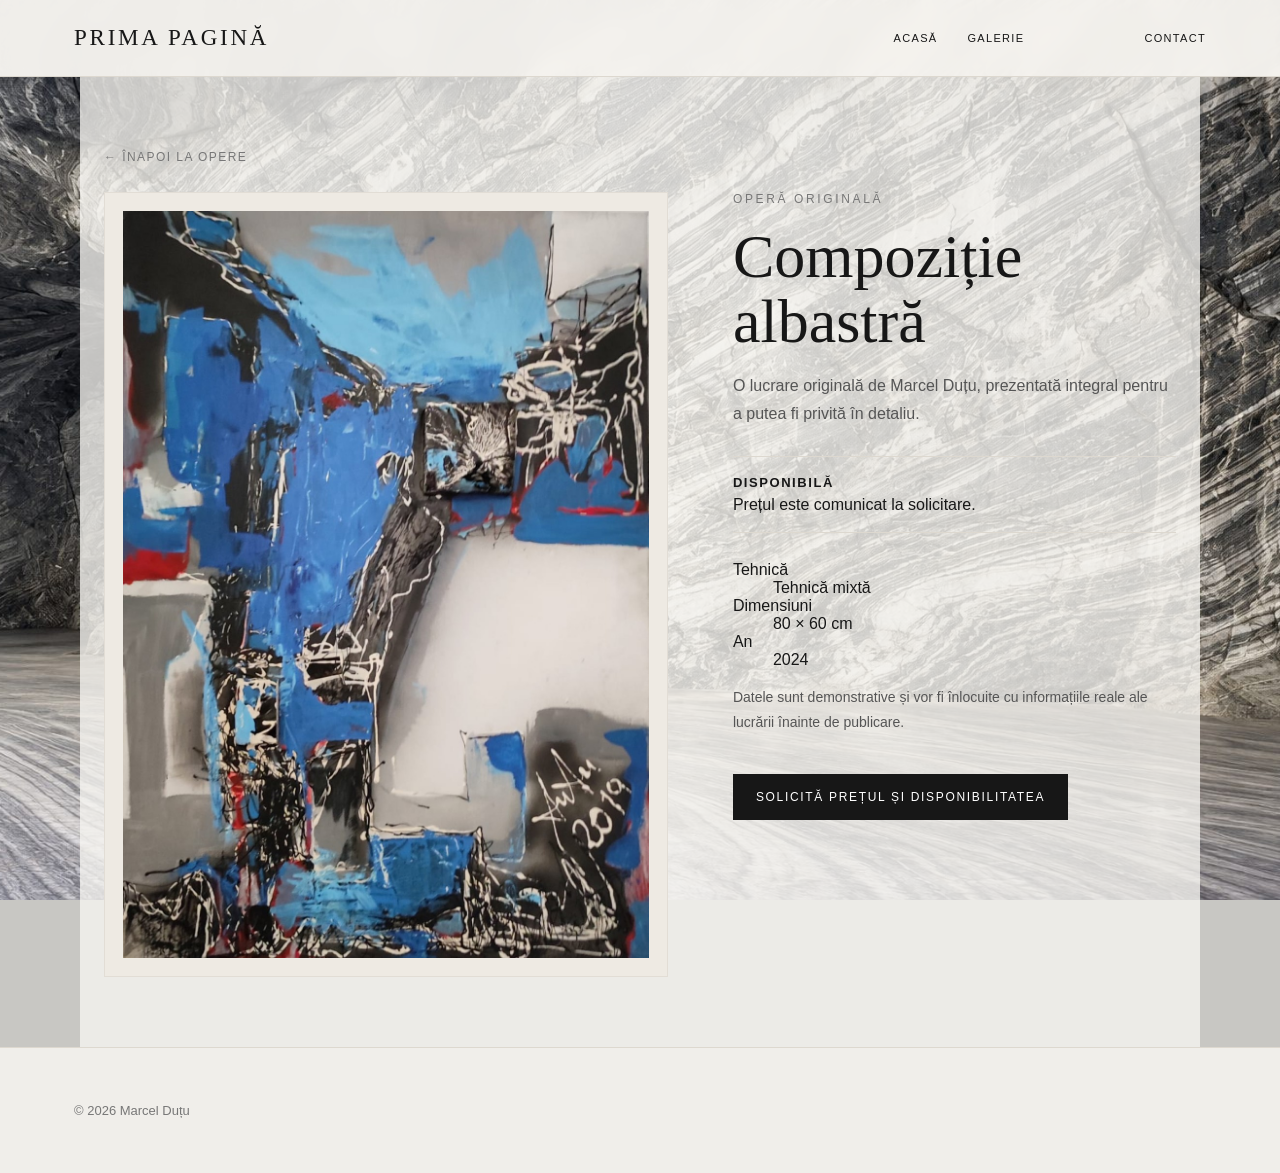
<file: lucrare-02.html>
<!doctype html><html lang="ro"><head>
<script async src="https://www.googletagmanager.com/gtag/js?id=G-MMW7708D4F"></script>
<script>
window.dataLayer = window.dataLayer || [];
function gtag(){dataLayer.push(arguments);}
gtag('js', new Date());
gtag('config', 'G-MMW7708D4F');
</script>
<meta charset="utf-8"><meta name="viewport" content="width=device-width,initial-scale=1"><title>Compoziție albastră — Marcel Duțu</title><meta name="description" content="Compoziție albastră de Marcel Duțu — operă originală de artă. Solicită informații despre disponibilitate și achiziție."><link rel="canonical" href="https://marceldutu.art/lucrare-02.html"><meta property="og:type" content="website"><meta property="og:title" content="Compoziție albastră — Marcel Duțu"><meta property="og:description" content="Operă originală de Marcel Duțu. Informații și solicitări de achiziție."><meta property="og:url" content="https://marceldutu.art/lucrare-02.html"><meta property="og:image" content="https://marceldutu.art/lucrare-02.jpg"><meta name="twitter:card" content="summary_large_image"><link rel="icon" href="favicon.svg" type="image/svg+xml"><link rel="stylesheet" href="style.css"><script type="application/ld+json">{"@context":"https://schema.org","@type":"VisualArtwork","name":"Compoziție albastră","creator":{"@type":"Person","name":"Marcel Duțu"},"image":"https://marceldutu.art/lucrare-02.jpg","url":"https://marceldutu.art/lucrare-02.html","artform":"Pictură"}</script></head><body><header class="nav"><div class="wrap navin"><a class="brand" href="index.html">PRIMA PAGINĂ</a><nav class="menu" aria-label="Navigație principală"><a href="index.html">Acasă</a><a href="opere.html">Galerie</a><a class="sculpture-nav" href="sculptura.html"><img src="sculptura-button.jpg" alt="Sculptură"></a><a class="exhibitions-nav" href="expozitii.html"><img src="expozitii-button.jpg" alt="Expoziții"></a><a class="about-nav" href="despre.html"><img src="despre-artist-button.jpg" alt="Despre artist"></a><a href="contact.html">Contact</a></nav></div></header><main class="detail"><a class="backlink" href="opere.html">← Înapoi la opere</a><div class="detailgrid"><div class="detailimage"><img src="lucrare-02.jpg" alt="Compoziție albastră — Marcel Duțu" decoding="async"></div><div><div class="eyebrow">Operă originală</div><h1>Compoziție albastră</h1><p>O lucrare originală de Marcel Duțu, prezentată integral pentru a putea fi privită în detaliu.</p><div class="work-status available"><strong>DISPONIBILĂ</strong><span>Prețul este comunicat la solicitare.</span></div><dl class="work-specs"><div><dt>Tehnică</dt><dd>Tehnică mixtă</dd></div><div><dt>Dimensiuni</dt><dd>80 × 60 cm</dd></div><div><dt>An</dt><dd>2024</dd></div></dl><p class="work-note">Datele sunt demonstrative și vor fi înlocuite cu informațiile reale ale lucrării înainte de publicare.</p><div class="work-actions"><a class="btn" href="contact.html?lucrare=Compoziție%20albastră">Solicită prețul și disponibilitatea</a></div></div></div></main><footer class="footer"><div class="wrap">© 2026 Marcel Duțu</div></footer></body></html>
</file>
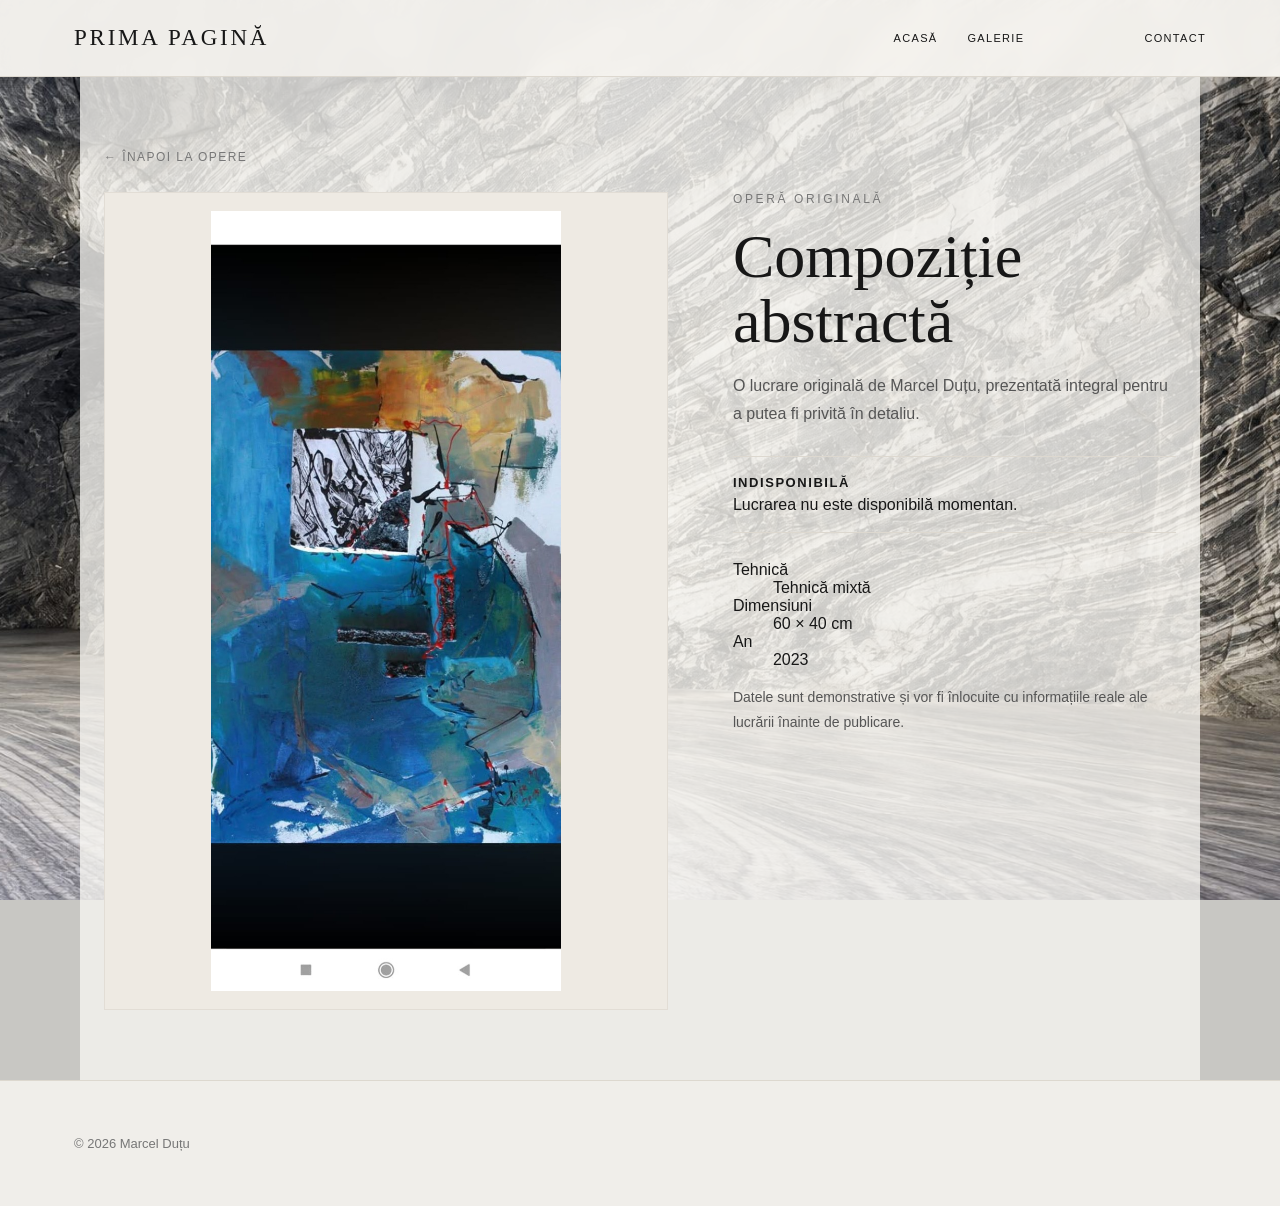
<file: lucrare-03.html>
<!doctype html><html lang="ro"><head>
<script async src="https://www.googletagmanager.com/gtag/js?id=G-MMW7708D4F"></script>
<script>
window.dataLayer = window.dataLayer || [];
function gtag(){dataLayer.push(arguments);}
gtag('js', new Date());
gtag('config', 'G-MMW7708D4F');
</script>
<meta charset="utf-8"><meta name="viewport" content="width=device-width,initial-scale=1"><title>Compoziție abstractă — Marcel Duțu</title><meta name="description" content="Compoziție abstractă de Marcel Duțu — operă originală de artă. Solicită informații despre disponibilitate și achiziție."><link rel="canonical" href="https://marceldutu.art/lucrare-03.html"><meta property="og:type" content="website"><meta property="og:title" content="Compoziție abstractă — Marcel Duțu"><meta property="og:description" content="Operă originală de Marcel Duțu. Informații și solicitări de achiziție."><meta property="og:url" content="https://marceldutu.art/lucrare-03.html"><meta property="og:image" content="https://marceldutu.art/lucrare-03.jpg"><meta name="twitter:card" content="summary_large_image"><link rel="icon" href="favicon.svg" type="image/svg+xml"><link rel="stylesheet" href="style.css"><script type="application/ld+json">{"@context":"https://schema.org","@type":"VisualArtwork","name":"Compoziție abstractă","creator":{"@type":"Person","name":"Marcel Duțu"},"image":"https://marceldutu.art/lucrare-03.jpg","url":"https://marceldutu.art/lucrare-03.html","artform":"Pictură"}</script></head><body><header class="nav"><div class="wrap navin"><a class="brand" href="index.html">PRIMA PAGINĂ</a><nav class="menu" aria-label="Navigație principală"><a href="index.html">Acasă</a><a href="opere.html">Galerie</a><a class="sculpture-nav" href="sculptura.html"><img src="sculptura-button.jpg" alt="Sculptură"></a><a class="exhibitions-nav" href="expozitii.html"><img src="expozitii-button.jpg" alt="Expoziții"></a><a class="about-nav" href="despre.html"><img src="despre-artist-button.jpg" alt="Despre artist"></a><a href="contact.html">Contact</a></nav></div></header><main class="detail"><a class="backlink" href="opere.html">← Înapoi la opere</a><div class="detailgrid"><div class="detailimage"><img src="lucrare-03.jpg" alt="Compoziție abstractă — Marcel Duțu" decoding="async"></div><div><div class="eyebrow">Operă originală</div><h1>Compoziție abstractă</h1><p>O lucrare originală de Marcel Duțu, prezentată integral pentru a putea fi privită în detaliu.</p><div class="work-status unavailable"><strong>INDISPONIBILĂ</strong><span>Lucrarea nu este disponibilă momentan.</span></div><dl class="work-specs"><div><dt>Tehnică</dt><dd>Tehnică mixtă</dd></div><div><dt>Dimensiuni</dt><dd>60 × 40 cm</dd></div><div><dt>An</dt><dd>2023</dd></div></dl><p class="work-note">Datele sunt demonstrative și vor fi înlocuite cu informațiile reale ale lucrării înainte de publicare.</p></div></div></main><footer class="footer"><div class="wrap">© 2026 Marcel Duțu</div></footer></body></html>
</file>
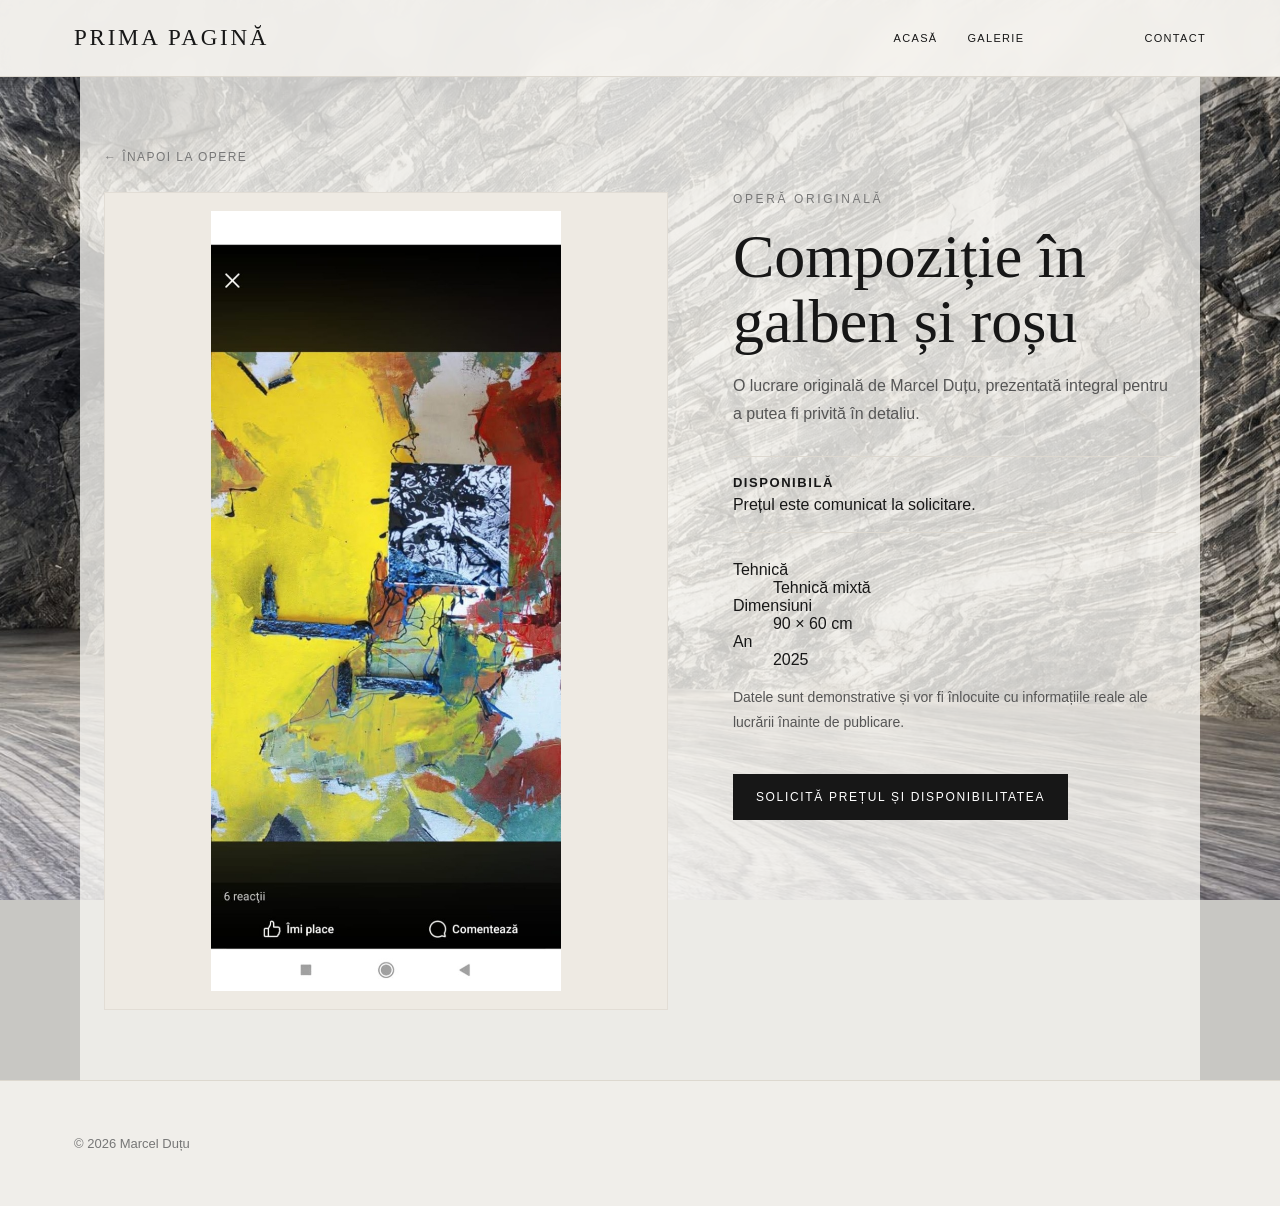
<file: lucrare-04.html>
<!doctype html><html lang="ro"><head>
<script async src="https://www.googletagmanager.com/gtag/js?id=G-MMW7708D4F"></script>
<script>
window.dataLayer = window.dataLayer || [];
function gtag(){dataLayer.push(arguments);}
gtag('js', new Date());
gtag('config', 'G-MMW7708D4F');
</script>
<meta charset="utf-8"><meta name="viewport" content="width=device-width,initial-scale=1"><title>Compoziție în galben și roșu — Marcel Duțu</title><meta name="description" content="Compoziție în galben și roșu de Marcel Duțu — operă originală de artă. Solicită informații despre disponibilitate și achiziție."><link rel="canonical" href="https://marceldutu.art/lucrare-04.html"><meta property="og:type" content="website"><meta property="og:title" content="Compoziție în galben și roșu — Marcel Duțu"><meta property="og:description" content="Operă originală de Marcel Duțu. Informații și solicitări de achiziție."><meta property="og:url" content="https://marceldutu.art/lucrare-04.html"><meta property="og:image" content="https://marceldutu.art/lucrare-04.jpg"><meta name="twitter:card" content="summary_large_image"><link rel="icon" href="favicon.svg" type="image/svg+xml"><link rel="stylesheet" href="style.css"><script type="application/ld+json">{"@context":"https://schema.org","@type":"VisualArtwork","name":"Compoziție în galben și roșu","creator":{"@type":"Person","name":"Marcel Duțu"},"image":"https://marceldutu.art/lucrare-04.jpg","url":"https://marceldutu.art/lucrare-04.html","artform":"Pictură"}</script></head><body><header class="nav"><div class="wrap navin"><a class="brand" href="index.html">PRIMA PAGINĂ</a><nav class="menu" aria-label="Navigație principală"><a href="index.html">Acasă</a><a href="opere.html">Galerie</a><a class="sculpture-nav" href="sculptura.html"><img src="sculptura-button.jpg" alt="Sculptură"></a><a class="exhibitions-nav" href="expozitii.html"><img src="expozitii-button.jpg" alt="Expoziții"></a><a class="about-nav" href="despre.html"><img src="despre-artist-button.jpg" alt="Despre artist"></a><a href="contact.html">Contact</a></nav></div></header><main class="detail"><a class="backlink" href="opere.html">← Înapoi la opere</a><div class="detailgrid"><div class="detailimage"><img src="lucrare-04.jpg" alt="Compoziție în galben și roșu — Marcel Duțu" decoding="async"></div><div><div class="eyebrow">Operă originală</div><h1>Compoziție în galben și roșu</h1><p>O lucrare originală de Marcel Duțu, prezentată integral pentru a putea fi privită în detaliu.</p><div class="work-status available"><strong>DISPONIBILĂ</strong><span>Prețul este comunicat la solicitare.</span></div><dl class="work-specs"><div><dt>Tehnică</dt><dd>Tehnică mixtă</dd></div><div><dt>Dimensiuni</dt><dd>90 × 60 cm</dd></div><div><dt>An</dt><dd>2025</dd></div></dl><p class="work-note">Datele sunt demonstrative și vor fi înlocuite cu informațiile reale ale lucrării înainte de publicare.</p><div class="work-actions"><a class="btn" href="contact.html?lucrare=Compoziție%20în%20galben%20și%20roșu">Solicită prețul și disponibilitatea</a></div></div></div></main><footer class="footer"><div class="wrap">© 2026 Marcel Duțu</div></footer></body></html>
</file>
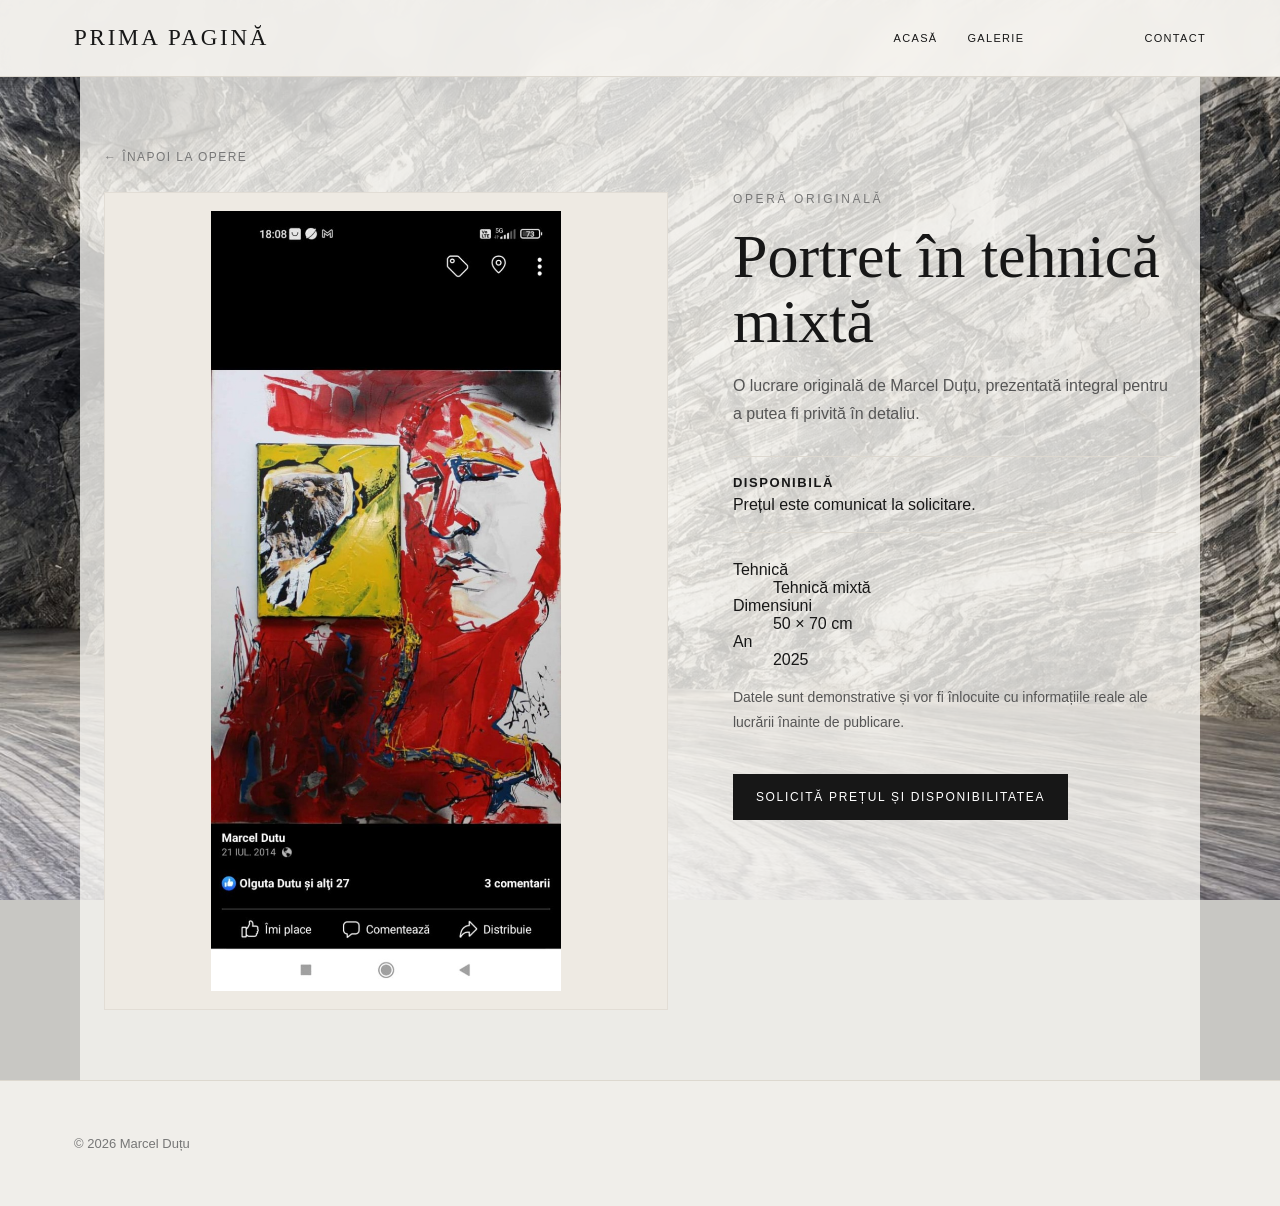
<file: lucrare-05.html>
<!doctype html><html lang="ro"><head>
<script async src="https://www.googletagmanager.com/gtag/js?id=G-MMW7708D4F"></script>
<script>
window.dataLayer = window.dataLayer || [];
function gtag(){dataLayer.push(arguments);}
gtag('js', new Date());
gtag('config', 'G-MMW7708D4F');
</script>
<meta charset="utf-8"><meta name="viewport" content="width=device-width,initial-scale=1"><title>Portret în tehnică mixtă — Marcel Duțu</title><meta name="description" content="Portret în tehnică mixtă de Marcel Duțu — operă originală de artă. Solicită informații despre disponibilitate și achiziție."><link rel="canonical" href="https://marceldutu.art/lucrare-05.html"><meta property="og:type" content="website"><meta property="og:title" content="Portret în tehnică mixtă — Marcel Duțu"><meta property="og:description" content="Operă originală de Marcel Duțu. Informații și solicitări de achiziție."><meta property="og:url" content="https://marceldutu.art/lucrare-05.html"><meta property="og:image" content="https://marceldutu.art/lucrare-05.jpg"><meta name="twitter:card" content="summary_large_image"><link rel="icon" href="favicon.svg" type="image/svg+xml"><link rel="stylesheet" href="style.css"><script type="application/ld+json">{"@context":"https://schema.org","@type":"VisualArtwork","name":"Portret în tehnică mixtă","creator":{"@type":"Person","name":"Marcel Duțu"},"image":"https://marceldutu.art/lucrare-05.jpg","url":"https://marceldutu.art/lucrare-05.html","artform":"Pictură"}</script></head><body><header class="nav"><div class="wrap navin"><a class="brand" href="index.html">PRIMA PAGINĂ</a><nav class="menu" aria-label="Navigație principală"><a href="index.html">Acasă</a><a href="opere.html">Galerie</a><a class="sculpture-nav" href="sculptura.html"><img src="sculptura-button.jpg" alt="Sculptură"></a><a class="exhibitions-nav" href="expozitii.html"><img src="expozitii-button.jpg" alt="Expoziții"></a><a class="about-nav" href="despre.html"><img src="despre-artist-button.jpg" alt="Despre artist"></a><a href="contact.html">Contact</a></nav></div></header><main class="detail"><a class="backlink" href="opere.html">← Înapoi la opere</a><div class="detailgrid"><div class="detailimage"><img src="lucrare-05.jpg" alt="Portret în tehnică mixtă — Marcel Duțu" decoding="async"></div><div><div class="eyebrow">Operă originală</div><h1>Portret în tehnică mixtă</h1><p>O lucrare originală de Marcel Duțu, prezentată integral pentru a putea fi privită în detaliu.</p><div class="work-status available"><strong>DISPONIBILĂ</strong><span>Prețul este comunicat la solicitare.</span></div><dl class="work-specs"><div><dt>Tehnică</dt><dd>Tehnică mixtă</dd></div><div><dt>Dimensiuni</dt><dd>50 × 70 cm</dd></div><div><dt>An</dt><dd>2025</dd></div></dl><p class="work-note">Datele sunt demonstrative și vor fi înlocuite cu informațiile reale ale lucrării înainte de publicare.</p><div class="work-actions"><a class="btn" href="contact.html?lucrare=Portret%20în%20tehnică%20mixtă">Solicită prețul și disponibilitatea</a></div></div></div></main><footer class="footer"><div class="wrap">© 2026 Marcel Duțu</div></footer></body></html>
</file>
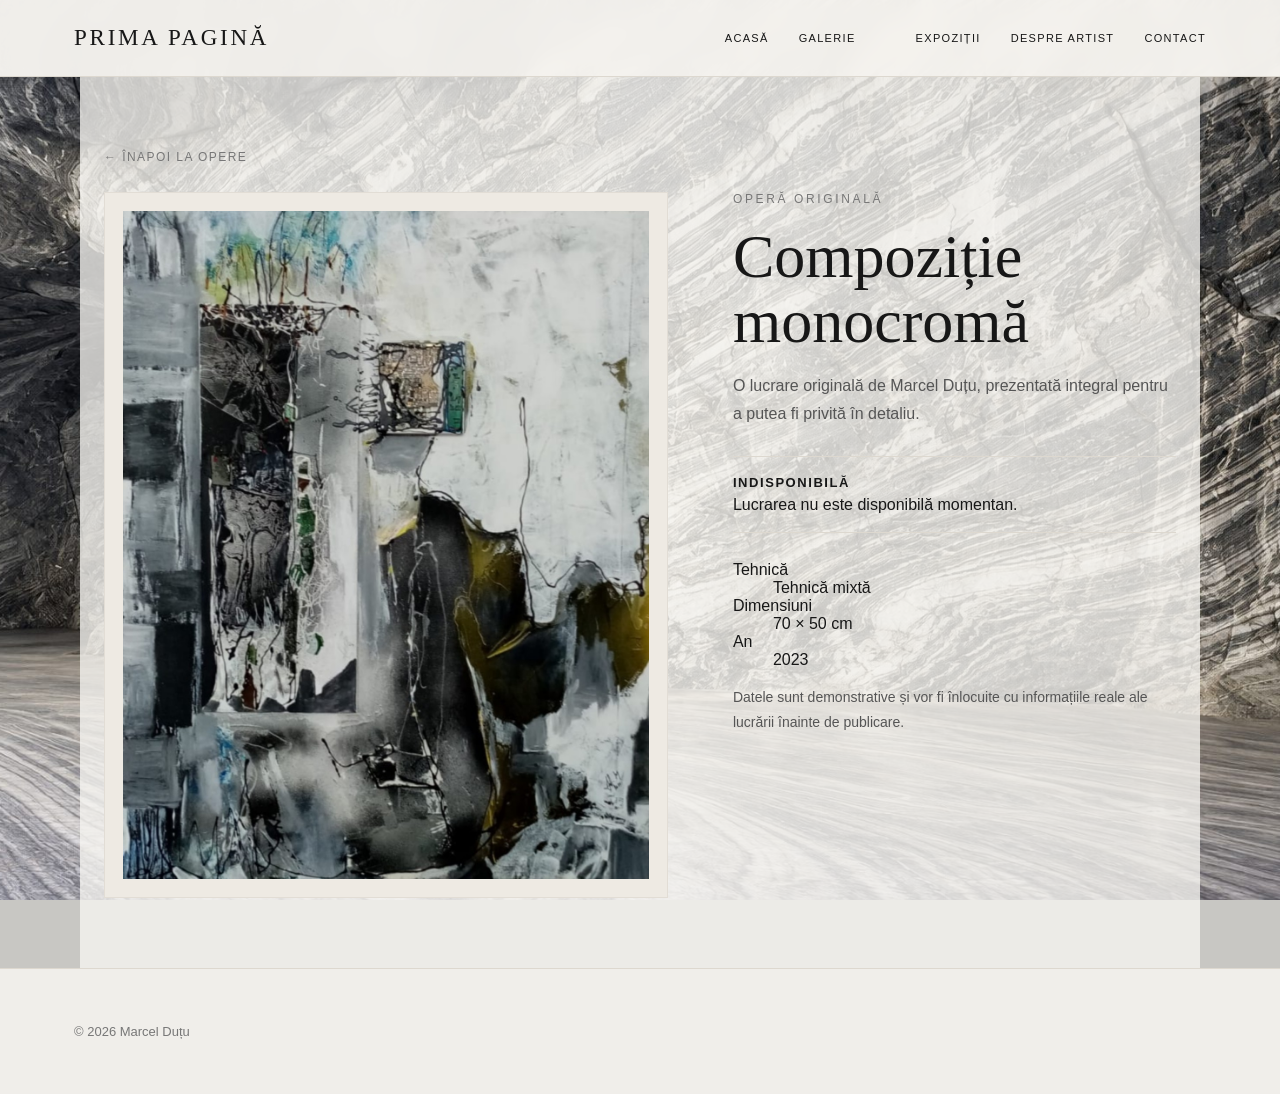
<file: lucrare-06.html>
<!doctype html><html lang="ro"><head>
<script async src="https://www.googletagmanager.com/gtag/js?id=G-MMW7708D4F"></script>
<script>
window.dataLayer = window.dataLayer || [];
function gtag(){dataLayer.push(arguments);}
gtag('js', new Date());
gtag('config', 'G-MMW7708D4F');
</script>
<meta charset="utf-8"><meta name="viewport" content="width=device-width,initial-scale=1"><title>Compoziție monocromă — Marcel Duțu</title><meta name="description" content="Compoziție monocromă de Marcel Duțu — operă originală de artă. Solicită informații despre disponibilitate și achiziție."><link rel="canonical" href="https://marceldutu.art/lucrare-06.html"><meta property="og:type" content="website"><meta property="og:title" content="Compoziție monocromă — Marcel Duțu"><meta property="og:description" content="Operă originală de Marcel Duțu. Informații și solicitări de achiziție."><meta property="og:url" content="https://marceldutu.art/lucrare-06.html"><meta property="og:image" content="https://marceldutu.art/lucrare-06.jpg"><meta name="twitter:card" content="summary_large_image"><link rel="icon" href="favicon.svg" type="image/svg+xml"><link rel="stylesheet" href="style.css"><script type="application/ld+json">{"@context":"https://schema.org","@type":"VisualArtwork","name":"Compoziție monocromă","creator":{"@type":"Person","name":"Marcel Duțu"},"image":"https://marceldutu.art/lucrare-06.jpg","url":"https://marceldutu.art/lucrare-06.html","artform":"Pictură"}</script></head><body><header class="nav"><div class="wrap navin"><a class="brand" href="index.html">PRIMA PAGINĂ</a><nav class="menu" aria-label="Navigație principală"><a href="index.html">Acasă</a><a href="opere.html">Galerie</a><a class="sculpture-nav" href="sculptura.html"><img src="sculptura-button.jpg" alt="Sculptură"></a><a href="expozitii.html">Expoziții</a><a href="despre.html">Despre artist</a><a href="contact.html">Contact</a></nav></div></header><main class="detail"><a class="backlink" href="opere.html">← Înapoi la opere</a><div class="detailgrid"><div class="detailimage"><img src="lucrare-06.jpg" alt="Compoziție monocromă — Marcel Duțu" decoding="async"></div><div><div class="eyebrow">Operă originală</div><h1>Compoziție monocromă</h1><p>O lucrare originală de Marcel Duțu, prezentată integral pentru a putea fi privită în detaliu.</p><div class="work-status unavailable"><strong>INDISPONIBILĂ</strong><span>Lucrarea nu este disponibilă momentan.</span></div><dl class="work-specs"><div><dt>Tehnică</dt><dd>Tehnică mixtă</dd></div><div><dt>Dimensiuni</dt><dd>70 × 50 cm</dd></div><div><dt>An</dt><dd>2023</dd></div></dl><p class="work-note">Datele sunt demonstrative și vor fi înlocuite cu informațiile reale ale lucrării înainte de publicare.</p></div></div></main><footer class="footer"><div class="wrap">© 2026 Marcel Duțu</div></footer></body></html>
</file>
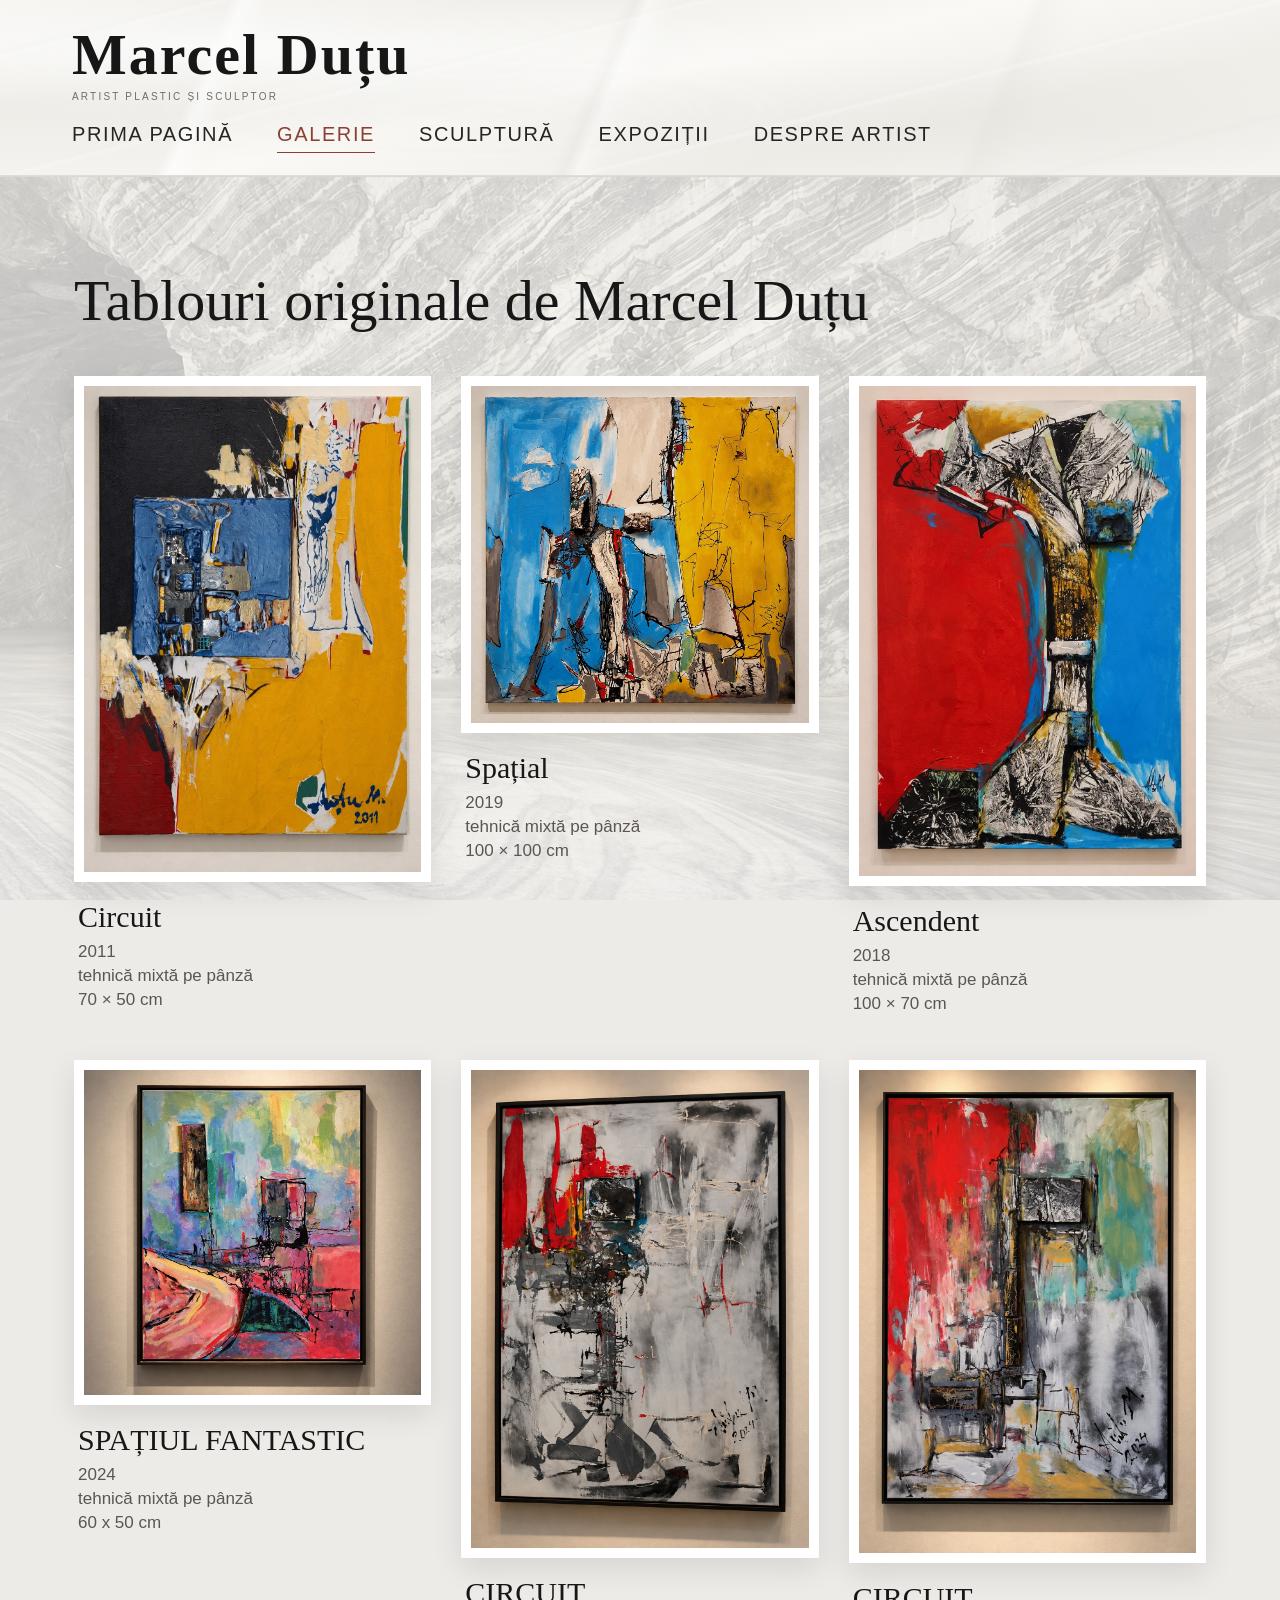
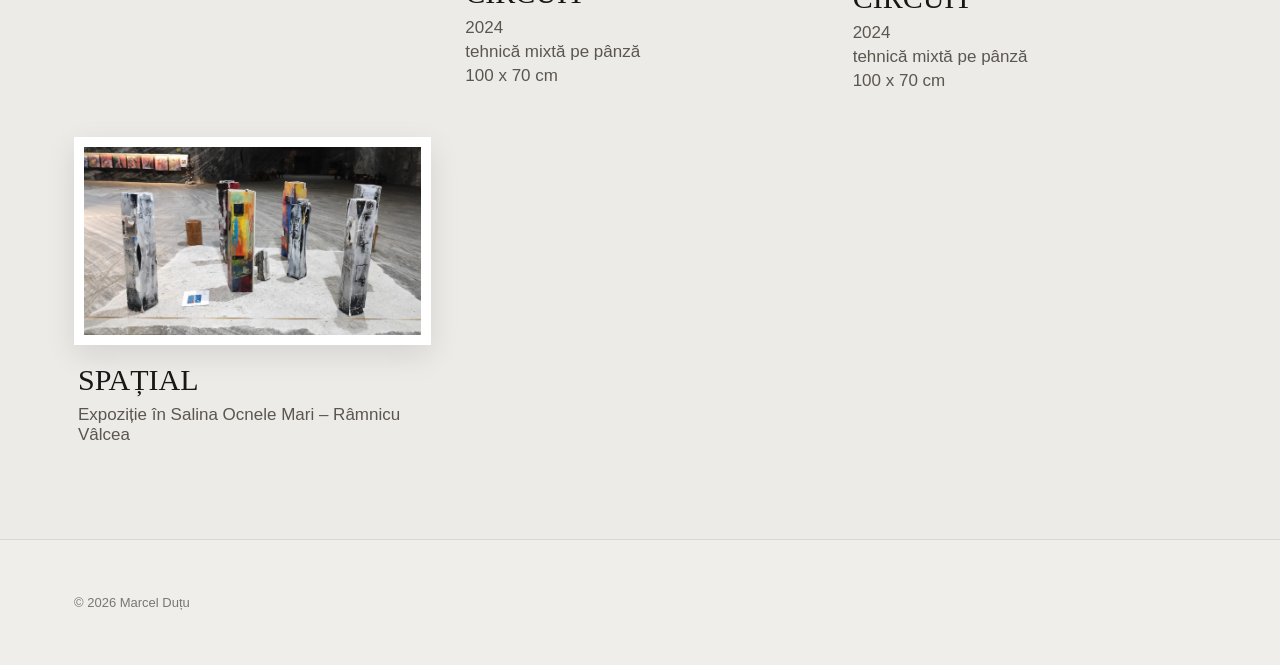
<file: opere.html>
<!doctype html>
<html lang="ro">
<head>
<script async src="https://www.googletagmanager.com/gtag/js?id=G-MMW7708D4F"></script>
<script>
window.dataLayer = window.dataLayer || [];
function gtag(){dataLayer.push(arguments);}
gtag('js', new Date());
gtag('config', 'G-MMW7708D4F');
</script>

<meta charset="utf-8">
<meta name="viewport" content="width=device-width,initial-scale=1">
<title>Tablouri originale de Marcel Duțu | Pictură și tehnică mixtă</title>
<meta name="description" content="Descoperă tablouri originale de Marcel Duțu, pictură și tehnică mixtă pe pânză. Vezi lucrările din galerie și contactează artistul pentru disponibilitate și detalii de achiziție.">
<meta property="og:type" content="website">
<meta property="og:title" content="Tablouri originale de Marcel Duțu | Pictură și tehnică mixtă">
<meta property="og:description" content="Descoperă tablourile originale ale artistului Marcel Duțu, realizate în pictură și tehnică mixtă pe pânză.">
<meta property="og:url" content="https://marceldutu.art/opere.html">
<meta property="og:image" content="https://marceldutu.art/circuit.jpg">
<link rel="canonical" href="https://marceldutu.art/opere.html">
<link rel="icon" href="favicon.svg" type="image/svg+xml">
<link rel="stylesheet" href="style.css">
<style>
.works-gallery{display:grid;grid-template-columns:repeat(3,minmax(0,1fr));gap:42px 30px}
.work-card{display:block;color:inherit;text-decoration:none}
.work-card img{display:block;width:100%;height:auto;background:#fff;padding:10px;box-sizing:border-box;box-shadow:0 10px 28px rgba(0,0,0,.10)}
.work-info{padding:18px 4px 0}
.work-info h2{font:30px Georgia,serif;margin:0 0 8px}
.work-info p{margin:4px 0;font-size:17px;color:#5c564f}
@media(max-width:900px){.works-gallery{grid-template-columns:1fr 1fr}}
@media(max-width:620px){.works-gallery{grid-template-columns:1fr}}
</style>
<script type="application/ld+json">{"@context":"https://schema.org","@type":"CollectionPage","name":"Tablouri originale de Marcel Duțu | Pictură și tehnică mixtă","url":"https://marceldutu.art/opere.html","description":"Galerie de tablouri originale de Marcel Duțu, realizate în pictură și tehnică mixtă.","about":{"@type":"Person","name":"Marcel Duțu"}}</script>
<style>
@media(max-width:800px){
  .navin{display:block!important;padding:0!important;min-height:0!important}
  .navin .menu{
    display:grid!important;
    grid-template-columns:repeat(2,minmax(0,1fr))!important;
    grid-template-rows:repeat(2,auto)!important;
    gap:6px 8px!important;
    width:calc(100vw - 12px)!important;
    margin:10px auto 0!important;
    padding:0!important;
    flex:none!important;
    flex-wrap:initial!important;
    justify-content:initial!important;
    align-items:stretch!important;
    overflow:visible!important;
  }
  .navin .menu a{
    display:flex!important;
    width:100%!important;
    height:auto!important;
    aspect-ratio:3.14/1!important;
    min-width:0!important;
    max-width:none!important;
    min-height:0!important;
    max-height:none!important;
    margin:0!important;
    padding:0!important;
    flex:none!important;
    overflow:hidden!important;
  }
  .navin .menu a picture{
    display:block!important;
    width:100%!important;
    height:100%!important;
  }
  .navin .menu a picture img{
    display:block!important;
    width:100%!important;
    height:100%!important;
    min-width:0!important;
    max-width:none!important;
    min-height:0!important;
    max-height:none!important;
    object-fit:cover!important;
    border:0!important;
    box-shadow:none!important;
  }
  .navin .menu a[aria-current="page"]{display:inline-flex!important}
}
</style>


<style>
/* Shared professional header matching the Sculpture page reference */
.nav{position:relative!important;top:auto!important;z-index:10!important;background:#f7f5f1!important;border-bottom:1px solid #ddd8cf!important;backdrop-filter:none!important}
.nav .navin{width:100%!important;max-width:1180px!important;min-height:0!important;height:auto!important;margin:0 auto!important;padding:32px 24px 38px!important;display:flex!important;flex-direction:column!important;align-items:flex-start!important;justify-content:flex-start!important;gap:38px!important;flex-wrap:nowrap!important}
.nav .brand,.nav .home-brand{display:block!important;margin:0!important;color:#171717!important;font:700 clamp(38px,6vw,58px)/1.1 Georgia,'Times New Roman',serif!important;letter-spacing:.035em!important;text-decoration:none!important;white-space:normal!important}
.nav .home-brand span{display:none!important}
.nav .menu{display:flex!important;position:static!important;flex-direction:row!important;align-items:center!important;justify-content:flex-start!important;align-content:center!important;flex-wrap:wrap!important;gap:14px clamp(22px,4.5vw,44px)!important;width:100%!important;height:auto!important;min-height:0!important;max-height:none!important;margin:0!important;padding:0!important;overflow:visible!important;font-size:clamp(14px,2.5vw,20px)!important;line-height:1.4!important;letter-spacing:.08em!important;text-transform:uppercase!important}
.nav .menu>a{display:inline-flex!important;position:static!important;align-items:center!important;justify-content:flex-start!important;flex:0 0 auto!important;width:auto!important;height:auto!important;min-width:0!important;max-width:none!important;min-height:0!important;max-height:none!important;aspect-ratio:auto!important;margin:0!important;padding:0 0 4px!important;line-height:1.4!important;overflow:visible!important;white-space:nowrap!important;color:#20201e!important;font-size:inherit!important;letter-spacing:inherit!important;text-decoration:none!important;border:0!important;border-bottom:1px solid transparent!important;background:transparent!important;box-shadow:none!important}
.nav .menu>a[aria-current=page],.nav .menu>a:hover,.nav .menu>a:focus-visible{color:#8b4034!important;border-bottom-color:#8b4034!important}
.nav .menu>a picture,.nav .menu>a img{display:none!important}
@media(max-width:600px){.nav .navin{padding:25px 22px 28px!important;gap:30px!important}.nav .brand,.nav .home-brand{font-size:clamp(34px,9vw,46px)!important}.nav .menu{gap:13px 24px!important;font-size:clamp(10px,3.3vw,14px)!important;letter-spacing:.065em!important}}
</style><style>
/* Metallic champagne-silver finish for the top navigation area */
.nav{
 background:linear-gradient(135deg,#e7e7e4 0%,#fafaf7 16%,#d4d5d2 32%,#f3f3ef 48%,#c7c9c7 64%,#f8f8f5 82%,#dedfdb 100%)!important;
 border-bottom:1px solid #b9bbb8!important;
 box-shadow:inset 0 1px 0 rgba(255,255,255,.95),inset 0 -1px 0 rgba(120,120,115,.14),0 4px 16px rgba(45,43,39,.07)!important;
}
.nav .navin{background:transparent!important}
.nav .menu a{color:#292927!important}
.nav .menu a[aria-current=page],.nav .menu a:hover,.nav .menu a:focus-visible{color:#8b4034!important;border-bottom-color:#8b4034!important}
</style><style>
/* Polished brushed-metal sheen for the header */
.nav{
 position:relative!important;
 overflow:hidden!important;
 background:linear-gradient(112deg,#c9cbc9 0%,#fdfdfb 10%,#d8dad7 19%,#ffffff 28%,#bfc2bf 39%,#f8f9f6 49%,#c5c8c5 61%,#ffffff 72%,#d2d4d1 84%,#f9f9f6 94%,#c7c9c6 100%)!important;
 background-size:220% 100%!important;
 box-shadow:inset 0 2px 0 rgba(255,255,255,.98),inset 0 -2px 0 rgba(111,113,109,.2),0 5px 18px rgba(30,30,28,.1)!important;
}
.nav:before{
 content:""!important;position:absolute!important;inset:0!important;pointer-events:none!important;z-index:0!important;
 background:linear-gradient(115deg,transparent 0%,rgba(255,255,255,.0) 25%,rgba(255,255,255,.78) 42%,rgba(255,255,255,.18) 48%,transparent 63%,rgba(255,255,255,.34) 78%,transparent 88%)!important;
}
.nav:after{
 content:""!important;position:absolute!important;left:0!important;right:0!important;top:0!important;height:1px!important;pointer-events:none!important;z-index:0!important;
 background:linear-gradient(90deg,transparent,#fff 18%,#fff 50%,#fff 82%,transparent)!important;
}
.nav .navin{position:relative!important;z-index:1!important;background:transparent!important}
@media(prefers-reduced-motion:no-preference){.nav{animation:metalGlint 12s ease-in-out infinite alternate!important}@keyframes metalGlint{0%{background-position:0% 50%}100%{background-position:100% 50%}}}
</style><style>
/* Natural marble header: soft irregular veins, no edges or geometric tile lines */
.nav{
 position:relative!important;isolation:isolate!important;overflow:hidden!important;
 background-color:#f4f3ef!important;
 background-image:
  radial-gradient(ellipse at 18% 28%,rgba(255,255,255,.8) 0%,transparent 38%),
  radial-gradient(ellipse at 83% 72%,rgba(218,217,211,.28) 0%,transparent 42%),
  linear-gradient(113deg,transparent 0%,rgba(177,176,170,.07) 17%,rgba(255,255,255,.5) 18%,transparent 20%,transparent 46%,rgba(169,168,162,.08) 47%,rgba(255,255,255,.42) 48%,transparent 50%,transparent 76%,rgba(180,179,173,.07) 77%,transparent 80%),
  linear-gradient(168deg,#f6f5f1 0%,#eeede8 24%,#faf9f6 48%,#efeee9 72%,#f8f7f3 100%)!important;
 background-size:100% 100%,100% 100%,100% 100%,100% 100%!important;
 border-bottom:1px solid #deddd7!important;
 box-shadow:none!important;
}
.nav:before{
 content:""!important;position:absolute!important;inset:-10% 0!important;z-index:-1!important;pointer-events:none!important;opacity:.8!important;
 background:
  linear-gradient(166deg,transparent 0 13%,rgba(168,167,161,.12) 13.2%,rgba(255,255,255,.72) 13.6%,transparent 14.1% 36%,rgba(171,170,164,.10) 36.2%,rgba(255,255,255,.65) 36.6%,transparent 37.1% 63%,rgba(167,166,160,.09) 63.2%,rgba(255,255,255,.7) 63.6%,transparent 64.1% 85%,rgba(169,168,162,.08) 85.2%,transparent 85.8%),
  radial-gradient(ellipse at 37% 61%,rgba(194,193,187,.11),transparent 34%)!important;
 filter:blur(1.5px)!important;
}
.nav:after{content:none!important}
.nav .navin{position:relative!important;z-index:1!important;background:transparent!important}
.nav .brand,.nav .home-brand{color:#171717!important}
.nav .menu a{color:#252523!important}
.nav .menu a[aria-current=page],.nav .menu a:hover,.nav .menu a:focus-visible{color:#8b4034!important;border-bottom-color:#8b4034!important}
</style><style>@media(max-width:600px){.nav .menu{font-size:clamp(10px,3.3vw,14px)!important}}@media(max-width:380px){.nav .menu{font-size:9px!important}}</style><style>
/* Apply the same reduced size directly to every navigation link on phones */
@media(max-width:600px){
 .nav .menu>a{font-size:clamp(10px,3.3vw,14px)!important}
}
@media(max-width:380px){
 .nav .menu>a{font-size:9px!important}
}
</style><style>.nav .brand-subtitle{display:block;margin-top:8px;font:400 10px/1.3 Arial,Helvetica,sans-serif;letter-spacing:.22em;text-transform:uppercase;color:#716c64}@media(max-width:600px){.nav .brand-subtitle{font-size:9px;margin-top:7px}}</style>
<style>
/* Mobile gallery: one artwork per row, like a focused exhibition */
@media(max-width:620px){
  .works-gallery{display:grid!important;grid-template-columns:minmax(0,1fr)!important;gap:30px!important;width:100%!important}
  .works-gallery .work-card{display:block!important;width:100%!important;min-width:0!important}
  .works-gallery .work-card img{width:100%!important;height:auto!important;max-height:none!important;object-fit:contain!important}
  .works-gallery .work-info{padding:12px 4px 0!important}
  .works-gallery .work-info h2{font-size:27px!important}
  .works-gallery .work-info p{font-size:15px!important}
  .section h1{font-size:clamp(34px,8vw,46px)!important;line-height:1.08!important;margin-bottom:28px!important}
}
/* Keep every navigation tab visible, including the current page */
@media(max-width:800px){
  .nav .navin{display:flex!important;flex-direction:column!important;align-items:flex-start!important;width:100%!important;padding:20px 18px 24px!important;gap:22px!important}
  .nav .menu{display:flex!important;flex-direction:row!important;flex-wrap:nowrap!important;justify-content:space-between!important;align-items:center!important;gap:clamp(5px,1.8vw,12px)!important;width:100%!important;margin:0!important;padding:0!important;overflow:visible!important}
  .nav .menu>a,.nav .menu a[aria-current="page"]{display:inline-flex!important;flex:0 1 auto!important;width:auto!important;height:auto!important;min-width:0!important;max-width:none!important;min-height:0!important;max-height:none!important;aspect-ratio:auto!important;padding:5px 0!important;margin:0!important;overflow:visible!important;white-space:nowrap!important;font-size:clamp(8px,2.25vw,13px)!important;line-height:1.2!important;border-bottom:1px solid transparent!important}
  .nav .menu a picture{display:none!important}
}
@media(max-width:360px){
 .nav .navin{padding-left:12px!important;padding-right:12px!important}
 .nav .menu{gap:4px!important}
 .nav .menu>a,.nav .menu a[aria-current="page"]{font-size:8px!important;letter-spacing:-.02em!important}
}
</style>
<style id="gallery-mobile-three-column-layout">
/* Pe telefon, afișează lucrările în grilă cu trei coloane, ca în aspectul dorit */
@media(max-width:620px){
  .works-gallery{grid-template-columns:repeat(3,minmax(0,1fr))!important;gap:12px 12px!important;width:100%!important}
  .works-gallery .work-card{width:100%!important;min-width:0!important}
  .works-gallery .work-card img{width:100%!important;height:auto!important;max-height:none!important;object-fit:contain!important;padding:6px!important}
  .works-gallery .work-info{padding:8px 2px 0!important}
  .works-gallery .work-info h2{font-size:clamp(13px,4.2vw,20px)!important;line-height:1.15!important;margin:0 0 5px!important}
  .works-gallery .work-info p{font-size:clamp(9px,2.8vw,12px)!important;line-height:1.25!important;margin:3px 0!important}
}

<style id="gallery-reference-spacing">
/* Ajustări finale după modelul trimis: lucrări mai mari și rânduri mai apropiate */
.section > .wrap > h1{
  margin:0 0 28px!important;
  line-height:1.08!important;
}
@media(max-width:620px){
  .section{padding-top:0!important;margin-top:0!important;padding-bottom:36px!important}
  .section > .wrap > h1{
    font-size:clamp(34px,7.6vw,48px)!important;
    line-height:1.08!important;
    margin:0 0 24px!important;
  }
  .works-gallery{
    grid-template-columns:repeat(3,minmax(0,1fr))!important;
    column-gap:clamp(10px,3.2vw,22px)!important;
    row-gap:18px!important;
    align-items:start!important;
  }
  .works-gallery .work-card{align-self:start!important}
  .works-gallery .work-card img{
    padding:8px!important;
    box-shadow:0 8px 22px rgba(0,0,0,.09)!important;
  }
  .works-gallery .work-info{padding:8px 3px 0!important}
  .works-gallery .work-info h2{
    font-size:clamp(16px,4.6vw,25px)!important;
    line-height:1.12!important;
    margin:0 0 7px!important;
  }
  .works-gallery .work-info p{
    font-size:clamp(10px,3.1vw,15px)!important;
    line-height:1.28!important;
    margin:3px 0!important;
  }
}
</style>
</style>
<style id="compact-header-spacing">
/* Antet compact: păstrează dimensiunea numelui, apropie subtitlul și meniul */
.nav .navin{padding:24px 22px 22px!important;gap:18px!important}
.nav .brand,.nav .home-brand{line-height:1.08!important}
.nav .brand-subtitle{display:block!important;margin-top:4px!important;line-height:1.1!important}
.nav .menu{margin-top:0!important;row-gap:8px!important}
@media(max-width:600px){
 .nav .navin{padding:20px 14px 18px!important;gap:14px!important}
 .nav .brand,.nav .home-brand{font-size:clamp(34px,9vw,46px)!important;line-height:1.06!important}
 .nav .brand-subtitle{margin-top:3px!important;line-height:1.05!important}
 .nav .menu{row-gap:6px!important}
}
</style></head>
<body>
<header class="nav"><div class="wrap navin"><a class="brand" href="index.html" aria-label="Marcel Duțu — prima pagină">Marcel Duțu<span class="brand-subtitle">Artist plastic și sculptor</span></a><nav class="menu" aria-label="Navigație principală"><a class="home-nav" href="index.html">Prima pagină</a><a class="gallery-nav" href="opere.html" aria-current="page">Galerie</a><a class="sculpture-nav" href="sculptura.html">Sculptură</a><a class="exhibitions-nav" href="expozitii.html">Expoziții</a><a class="about-nav" href="despre.html">Despre artist</a></nav></div></header>
<main class="section"><div class="wrap">
<h1 style="font:58px Georgia,serif;margin:0 0 42px">Tablouri originale de Marcel Duțu</h1>
<div class="works-gallery">
<a class="work-card" href="circuit.jpg"><img src="circuit.jpg" alt="Tabloul abstract Circuit (2011), tehnică mixtă pe pânză, de Marcel Duțu" loading="lazy"><div class="work-info"><h2>Circuit</h2><p>2011</p><p>tehnică mixtă pe pânză</p><p>70 × 50 cm</p></div></a>
<a class="work-card" href="spatial.jpg"><img src="spatial.jpg" alt="Tabloul Spațial (2019), tehnică mixtă pe pânză, de Marcel Duțu" loading="lazy"><div class="work-info"><h2>Spațial</h2><p>2019</p><p>tehnică mixtă pe pânză</p><p>100 × 100 cm</p></div></a>
<a class="work-card" href="ascendent.jpg"><img src="ascendent.jpg" alt="Tabloul Ascendent (2018), tehnică mixtă pe pânză, de Marcel Duțu" loading="lazy"><div class="work-info"><h2>Ascendent</h2><p>2018</p><p>tehnică mixtă pe pânză</p><p>100 × 70 cm</p></div></a>
<a class="work-card" href="Tablou4.jpg"><img src="Tablou4.jpg" alt="Tabloul Spațiul Fantastic (2024), tehnică mixtă pe pânză, 60 x 50 cm, de Marcel Duțu" loading="lazy"><div class="work-info"><h2>SPAȚIUL FANTASTIC</h2><p>2024</p><p>tehnică mixtă pe pânză</p><p>60 x 50 cm</p></div></a>
<a class="work-card" href="Tablou5.png"><img src="Tablou5.png" alt="Tabloul Circuit (2024), tehnică mixtă pe pânză, 100 x 70 cm, de Marcel Duțu" loading="lazy"><div class="work-info"><h2>CIRCUIT</h2><p>2024</p><p>tehnică mixtă pe pânză</p><p>100 x 70 cm</p></div></a>
<a class="work-card" href="Tablou6.png"><img src="Tablou6.png" alt="Tabloul Circuit (2024), tehnică mixtă pe pânză, 100 x 70 cm, de Marcel Duțu" loading="lazy"><div class="work-info"><h2>CIRCUIT</h2><p>2024</p><p>tehnică mixtă pe pânză</p><p>100 x 70 cm</p></div></a>
<a class="work-card" href="Tablou7.jpg"><img src="Tablou7.jpg" alt="Tabloul SPAȚIAL de Marcel Duțu, expus în Salina Ocnele Mari, Râmnicu Vâlcea" loading="lazy"><div class="work-info"><h2>SPAȚIAL</h2><p>Expoziție în Salina Ocnele Mari – Râmnicu Vâlcea</p></div></a>
</div>
</div></main>
<footer class="footer"><div class="wrap">© 2026 Marcel Duțu</div></footer>
</body>
</html>
</file>
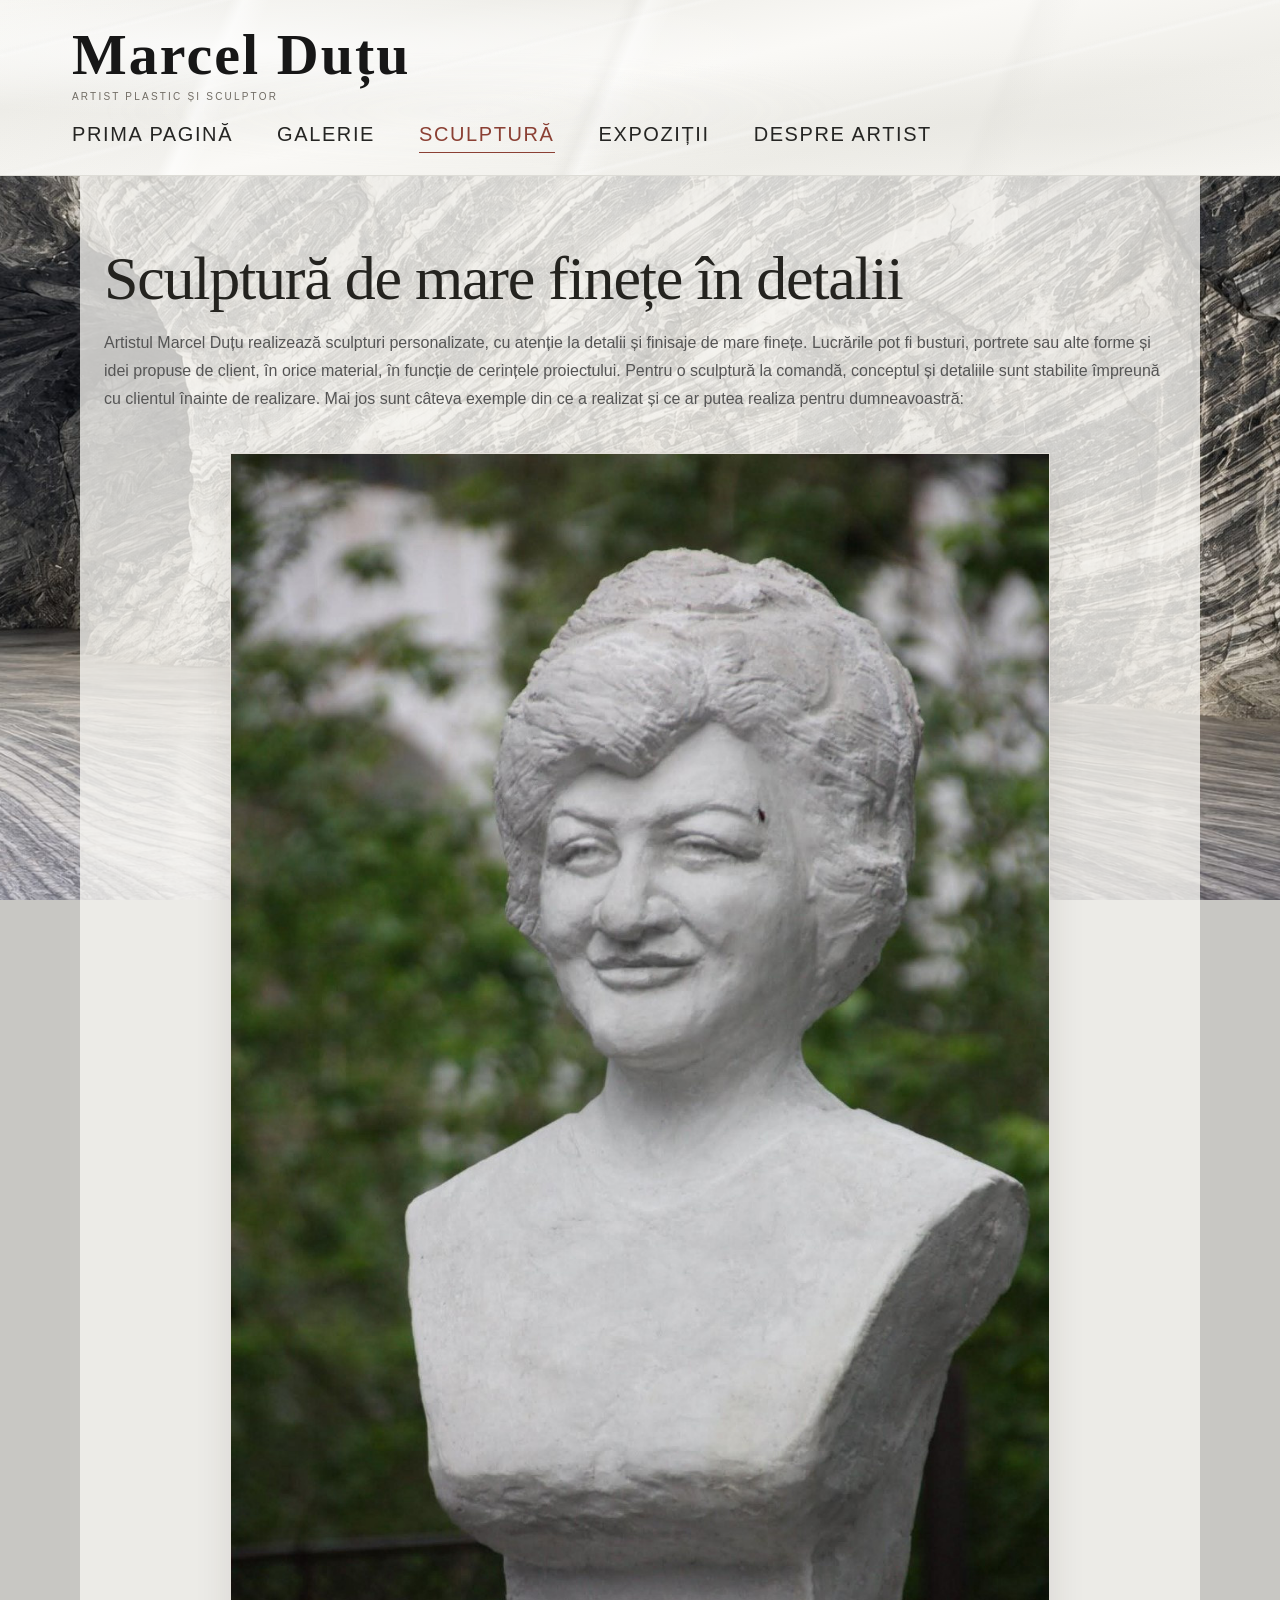
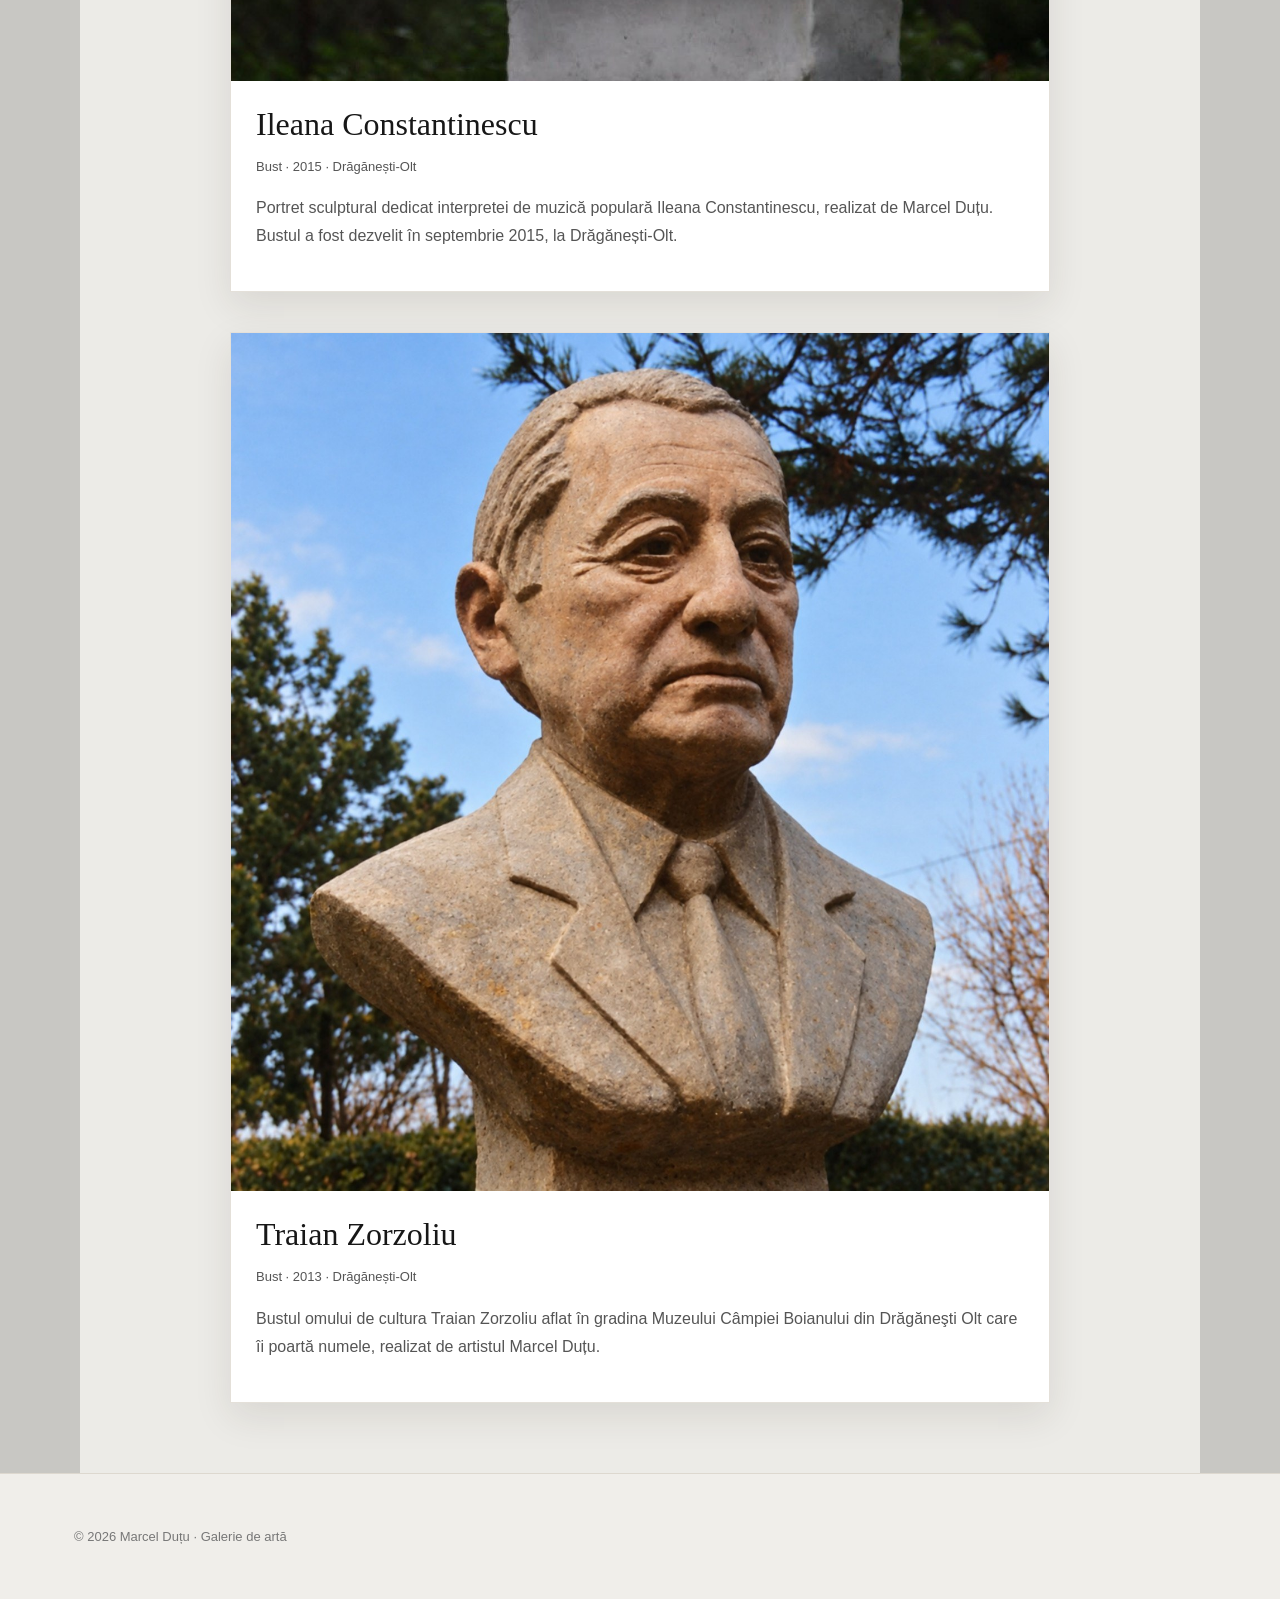
<file: sculptura.html>
<!doctype html>
<html lang="ro"><head>
<script async src="https://www.googletagmanager.com/gtag/js?id=G-MMW7708D4F"></script>
<script>
window.dataLayer = window.dataLayer || [];
function gtag(){dataLayer.push(arguments);}
gtag('js', new Date());
gtag('config', 'G-MMW7708D4F');
</script>
<meta charset="utf-8"><meta name="viewport" content="width=device-width,initial-scale=1"><title>Sculptură la comandă în orice material | Marcel Duțu</title>
<meta name="description" content="Sculptură la comandă, realizată cu finețe de Marcel Duțu. Busturi, portrete și creații după ideea clientului, în orice material. Solicită detalii.">
<link rel="canonical" href="https://marceldutu.art/sculptura.html">
<meta property="og:type" content="website">
<meta property="og:title" content="Sculptură la comandă în orice material | Marcel Duțu">
<meta property="og:description" content="Sculptură de mare finețe, la comandă: busturi, portrete și creații după ideea clientului, în orice material.">
<meta property="og:url" content="https://marceldutu.art/sculptura.html">
<meta property="og:image" content="https://marceldutu.art/ileana-constantinescu.jpg"><link rel="stylesheet" href="style.css"><style>.sculpture-feature{max-width:820px;margin:40px auto 0;background:#fff;border:1px solid #e4e0d9;box-shadow:0 14px 35px rgba(50,40,25,.10)}.sculpture-feature img{display:block;width:100%;height:auto}.sculpture-feature .cardbody{padding:25px}.sculpture-feature h2{font:32px Georgia,serif;margin:0 0 8px}</style><style>
@media(max-width:800px){
  .navin{display:block!important;padding:0!important;min-height:0!important}
  .navin .menu{
    display:grid!important;
    grid-template-columns:repeat(2,minmax(0,1fr))!important;
    grid-template-rows:repeat(2,auto)!important;
    gap:6px 8px!important;
    width:calc(100vw - 12px)!important;
    margin:10px auto 0!important;
    padding:0!important;
    flex:none!important;
    flex-wrap:initial!important;
    justify-content:initial!important;
    align-items:stretch!important;
    overflow:visible!important;
  }
  .navin .menu a{
    display:flex!important;
    width:100%!important;
    height:auto!important;
    aspect-ratio:3.14/1!important;
    min-width:0!important;
    max-width:none!important;
    min-height:0!important;
    max-height:none!important;
    margin:0!important;
    padding:0!important;
    flex:none!important;
    overflow:hidden!important;
  }
  .navin .menu a picture{
    display:block!important;
    width:100%!important;
    height:100%!important;
  }
  .navin .menu a picture img{
    display:block!important;
    width:100%!important;
    height:100%!important;
    min-width:0!important;
    max-width:none!important;
    min-height:0!important;
    max-height:none!important;
    object-fit:cover!important;
    border:0!important;
    box-shadow:none!important;
  }
  .navin .menu a[aria-current="page"]{display:inline-flex!important}
}
</style>



<style>
/* Shared professional header matching the Sculpture page reference */
.nav{position:relative!important;top:auto!important;z-index:10!important;background:#f7f5f1!important;border-bottom:1px solid #ddd8cf!important;backdrop-filter:none!important}
.nav .navin{width:100%!important;max-width:1180px!important;min-height:0!important;height:auto!important;margin:0 auto!important;padding:32px 24px 38px!important;display:flex!important;flex-direction:column!important;align-items:flex-start!important;justify-content:flex-start!important;gap:38px!important;flex-wrap:nowrap!important}
.nav .brand,.nav .home-brand{display:block!important;margin:0!important;color:#171717!important;font:700 clamp(38px,6vw,58px)/1.1 Georgia,'Times New Roman',serif!important;letter-spacing:.035em!important;text-decoration:none!important;white-space:normal!important}
.nav .home-brand span{display:none!important}
.nav .menu{display:flex!important;position:static!important;flex-direction:row!important;align-items:center!important;justify-content:flex-start!important;align-content:center!important;flex-wrap:wrap!important;gap:14px clamp(22px,4.5vw,44px)!important;width:100%!important;height:auto!important;min-height:0!important;max-height:none!important;margin:0!important;padding:0!important;overflow:visible!important;font-size:clamp(14px,2.5vw,20px)!important;line-height:1.4!important;letter-spacing:.08em!important;text-transform:uppercase!important}
.nav .menu>a{display:inline-flex!important;position:static!important;align-items:center!important;justify-content:flex-start!important;flex:0 0 auto!important;width:auto!important;height:auto!important;min-width:0!important;max-width:none!important;min-height:0!important;max-height:none!important;aspect-ratio:auto!important;margin:0!important;padding:0 0 4px!important;line-height:1.4!important;overflow:visible!important;white-space:nowrap!important;color:#20201e!important;font-size:inherit!important;letter-spacing:inherit!important;text-decoration:none!important;border:0!important;border-bottom:1px solid transparent!important;background:transparent!important;box-shadow:none!important}
.nav .menu>a[aria-current=page],.nav .menu>a:hover,.nav .menu>a:focus-visible{color:#8b4034!important;border-bottom-color:#8b4034!important}
.nav .menu>a picture,.nav .menu>a img{display:none!important}
@media(max-width:600px){.nav .navin{padding:25px 22px 28px!important;gap:30px!important}.nav .brand,.nav .home-brand{font-size:clamp(34px,9vw,46px)!important}.nav .menu{gap:13px 24px!important;font-size:clamp(10px,3.3vw,14px)!important;letter-spacing:.065em!important}}
</style><style>
/* Metallic champagne-silver finish for the top navigation area */
.nav{
 background:linear-gradient(135deg,#e7e7e4 0%,#fafaf7 16%,#d4d5d2 32%,#f3f3ef 48%,#c7c9c7 64%,#f8f8f5 82%,#dedfdb 100%)!important;
 border-bottom:1px solid #b9bbb8!important;
 box-shadow:inset 0 1px 0 rgba(255,255,255,.95),inset 0 -1px 0 rgba(120,120,115,.14),0 4px 16px rgba(45,43,39,.07)!important;
}
.nav .navin{background:transparent!important}
.nav .menu a{color:#292927!important}
.nav .menu a[aria-current=page],.nav .menu a:hover,.nav .menu a:focus-visible{color:#8b4034!important;border-bottom-color:#8b4034!important}
</style><style>
/* Polished brushed-metal sheen for the header */
.nav{
 position:relative!important;
 overflow:hidden!important;
 background:linear-gradient(112deg,#c9cbc9 0%,#fdfdfb 10%,#d8dad7 19%,#ffffff 28%,#bfc2bf 39%,#f8f9f6 49%,#c5c8c5 61%,#ffffff 72%,#d2d4d1 84%,#f9f9f6 94%,#c7c9c6 100%)!important;
 background-size:220% 100%!important;
 box-shadow:inset 0 2px 0 rgba(255,255,255,.98),inset 0 -2px 0 rgba(111,113,109,.2),0 5px 18px rgba(30,30,28,.1)!important;
}
.nav:before{
 content:""!important;position:absolute!important;inset:0!important;pointer-events:none!important;z-index:0!important;
 background:linear-gradient(115deg,transparent 0%,rgba(255,255,255,.0) 25%,rgba(255,255,255,.78) 42%,rgba(255,255,255,.18) 48%,transparent 63%,rgba(255,255,255,.34) 78%,transparent 88%)!important;
}
.nav:after{
 content:""!important;position:absolute!important;left:0!important;right:0!important;top:0!important;height:1px!important;pointer-events:none!important;z-index:0!important;
 background:linear-gradient(90deg,transparent,#fff 18%,#fff 50%,#fff 82%,transparent)!important;
}
.nav .navin{position:relative!important;z-index:1!important;background:transparent!important}
@media(prefers-reduced-motion:no-preference){.nav{animation:metalGlint 12s ease-in-out infinite alternate!important}@keyframes metalGlint{0%{background-position:0% 50%}100%{background-position:100% 50%}}}
</style><style>
/* Natural marble header: soft irregular veins, no edges or geometric tile lines */
.nav{
 position:relative!important;isolation:isolate!important;overflow:hidden!important;
 background-color:#f4f3ef!important;
 background-image:
  radial-gradient(ellipse at 18% 28%,rgba(255,255,255,.8) 0%,transparent 38%),
  radial-gradient(ellipse at 83% 72%,rgba(218,217,211,.28) 0%,transparent 42%),
  linear-gradient(113deg,transparent 0%,rgba(177,176,170,.07) 17%,rgba(255,255,255,.5) 18%,transparent 20%,transparent 46%,rgba(169,168,162,.08) 47%,rgba(255,255,255,.42) 48%,transparent 50%,transparent 76%,rgba(180,179,173,.07) 77%,transparent 80%),
  linear-gradient(168deg,#f6f5f1 0%,#eeede8 24%,#faf9f6 48%,#efeee9 72%,#f8f7f3 100%)!important;
 background-size:100% 100%,100% 100%,100% 100%,100% 100%!important;
 border-bottom:1px solid #deddd7!important;
 box-shadow:none!important;
}
.nav:before{
 content:""!important;position:absolute!important;inset:-10% 0!important;z-index:-1!important;pointer-events:none!important;opacity:.8!important;
 background:
  linear-gradient(166deg,transparent 0 13%,rgba(168,167,161,.12) 13.2%,rgba(255,255,255,.72) 13.6%,transparent 14.1% 36%,rgba(171,170,164,.10) 36.2%,rgba(255,255,255,.65) 36.6%,transparent 37.1% 63%,rgba(167,166,160,.09) 63.2%,rgba(255,255,255,.7) 63.6%,transparent 64.1% 85%,rgba(169,168,162,.08) 85.2%,transparent 85.8%),
  radial-gradient(ellipse at 37% 61%,rgba(194,193,187,.11),transparent 34%)!important;
 filter:blur(1.5px)!important;
}
.nav:after{content:none!important}
.nav .navin{position:relative!important;z-index:1!important;background:transparent!important}
.nav .brand,.nav .home-brand{color:#171717!important}
.nav .menu a{color:#252523!important}
.nav .menu a[aria-current=page],.nav .menu a:hover,.nav .menu a:focus-visible{color:#8b4034!important;border-bottom-color:#8b4034!important}
</style><style>.nav .brand-subtitle{display:block;margin-top:8px;font:400 10px/1.3 Arial,Helvetica,sans-serif;letter-spacing:.22em;text-transform:uppercase;color:#716c64}@media(max-width:600px){.nav .brand-subtitle{font-size:9px;margin-top:7px}}</style>


<style>
/* Keep every navigation tab visible, including the current page */
@media(max-width:800px){
  .nav .navin{display:flex!important;flex-direction:column!important;align-items:flex-start!important;width:100%!important;padding:20px 18px 24px!important;gap:22px!important}
  .nav .menu{display:flex!important;flex-direction:row!important;flex-wrap:nowrap!important;justify-content:space-between!important;align-items:center!important;gap:clamp(5px,1.8vw,12px)!important;width:100%!important;margin:0!important;padding:0!important;overflow:visible!important}
  .nav .menu>a,.nav .menu a[aria-current="page"]{display:inline-flex!important;flex:0 1 auto!important;width:auto!important;height:auto!important;min-width:0!important;max-width:none!important;min-height:0!important;max-height:none!important;aspect-ratio:auto!important;padding:5px 0!important;margin:0!important;overflow:visible!important;white-space:nowrap!important;font-size:clamp(8px,2.25vw,13px)!important;line-height:1.2!important;border-bottom:1px solid transparent!important}
  .nav .menu a picture{display:none!important}
}
@media(max-width:360px){
 .nav .navin{padding-left:12px!important;padding-right:12px!important}
 .nav .menu{gap:4px!important}
 .nav .menu>a,.nav .menu a[aria-current="page"]{font-size:8px!important;letter-spacing:-.02em!important}
}

</style><style id="compact-header-spacing">
/* Antet compact: păstrează dimensiunea numelui, apropie subtitlul și meniul */
.nav .navin{padding:24px 22px 22px!important;gap:18px!important}
.nav .brand,.nav .home-brand{line-height:1.08!important}
.nav .brand-subtitle{display:block!important;margin-top:4px!important;line-height:1.1!important}
.nav .menu{margin-top:0!important;row-gap:8px!important}
@media(max-width:600px){
 .nav .navin{padding:20px 14px 18px!important;gap:14px!important}
 .nav .brand,.nav .home-brand{font-size:clamp(34px,9vw,46px)!important;line-height:1.06!important}
 .nav .brand-subtitle{margin-top:3px!important;line-height:1.05!important}
 .nav .menu{row-gap:6px!important}
}
</style></head>
<body><header class="nav"><div class="wrap navin"><a class="brand" href="index.html" aria-label="Marcel Duțu — prima pagină">Marcel Duțu<span class="brand-subtitle">Artist plastic și sculptor</span></a><nav class="menu" aria-label="Navigație principală"><a class="home-nav" href="index.html">Prima pagină</a><a class="gallery-nav" href="opere.html">Galerie</a><a class="sculpture-nav" href="sculptura.html" aria-current="page">Sculptură</a><a class="exhibitions-nav" href="expozitii.html">Expoziții</a><a class="about-nav" href="despre.html">Despre artist</a></nav></div></header>
<main><section class="detail"><h1 class="sculpture-page-title">Sculptură de mare finețe în detalii</h1><p>Artistul Marcel Duțu realizează sculpturi personalizate, cu atenție la detalii și finisaje de mare finețe. Lucrările pot fi busturi, portrete sau alte forme și idei propuse de client, în orice material, în funcție de cerințele proiectului. Pentru o sculptură la comandă, conceptul și detaliile sunt stabilite împreună cu clientul înainte de realizare. Mai jos sunt câteva exemple din ce a realizat și ce ar putea realiza pentru dumneavoastră:</p><div class="sculpture-feature"><img src="ileana-constantinescu.jpg" alt="Bustul Ilenei Constantinescu, realizat de Marcel Duțu"><div class="cardbody"><h2>Ileana Constantinescu</h2><p class="meta">Bust · 2015 · Drăgănești-Olt</p><p>Portret sculptural dedicat interpretei de muzică populară Ileana Constantinescu, realizat de Marcel Duțu. Bustul a fost dezvelit în septembrie 2015, la Drăgănești-Olt.</p></div></div><div class="sculpture-feature"><img src="Traian_Zorzoliu.jpg" alt="Bustul lui Traian Zorzoliu"><div class="cardbody"><h2>Traian Zorzoliu</h2><p class="meta">Bust · 2013 · Drăgănești-Olt</p><p>Bustul omului de cultura Traian Zorzoliu aflat în gradina Muzeului Câmpiei Boianului din Drăgăneşti Olt care îi poartă numele, realizat de artistul Marcel Duțu.</p></div></div></section></main><footer class="footer"><div class="wrap">© 2026 Marcel Duțu · Galerie de artă</div></footer><style id="sculpture-page-title-style">
.sculpture-page-title{font:400 58px/1.08 Georgia,serif;letter-spacing:-.02em;margin:0 0 24px;color:#24231f}
@media(max-width:800px){
 .detail{padding-top:0!important}
 .sculpture-page-title{font-size:clamp(32px,7.6vw,46px)!important;line-height:1.08!important;margin:0 0 18px!important}
}
</style>
</body></html>
</file>
<file: style.css>
:root{--ink:#171717;--muted:#777;--paper:#f7f5f1;--line:#ddd8cf;--accent:#8d3b2f;--white:#fff}*{box-sizing:border-box}html{scroll-behavior:smooth}body{margin:0;background:var(--paper);color:var(--ink);font-family:Arial,Helvetica,sans-serif}a{color:inherit;text-decoration:none}button,a,input,textarea{font:inherit}.wrap{max-width:1180px;margin:auto;padding:0 24px}.nav{position:sticky;top:0;z-index:10;background:rgba(247,245,241,.96);backdrop-filter:blur(10px);border-bottom:1px solid var(--line)}.navin{min-height:76px;display:flex;align-items:center;justify-content:space-between;gap:24px}.brand{font-family:Georgia,serif;font-size:23px;letter-spacing:.12em;white-space:nowrap}.menu{display:flex;gap:28px;font-size:13px;letter-spacing:.08em;text-transform:uppercase;align-items:center}.menu a{padding:8px 0}.menu .gallery-nav{display:flex;align-items:center;padding:0}.menu .gallery-nav,.menu .sculpture-nav,.menu .exhibitions-nav,.menu .about-nav{display:flex;align-items:center;width:195px;height:62px;flex:0 0 195px;overflow:hidden;padding:0} .menu .gallery-nav picture,.menu .sculpture-nav picture,.menu .exhibitions-nav picture,.menu .about-nav picture{display:block;width:100%;height:100%}.menu .gallery-nav img,.menu .sculpture-nav img,.menu .exhibitions-nav img,.menu .about-nav img{display:block;width:195px!important;height:62px!important;max-width:195px;max-height:62px;object-fit:cover;border:1px solid rgba(255,255,255,.35);box-shadow:0 2px 8px rgba(0,0,0,.35)}.menu a:hover,.menu a:focus-visible,.menu a[aria-current=page]{color:var(--accent)}a:focus-visible,button:focus-visible,input:focus-visible,textarea:focus-visible{outline:2px solid var(--accent);outline-offset:3px}.hero{min-height:78vh;display:grid;grid-template-columns:1.1fr .9fr;align-items:center;gap:50px;padding:70px 0}.hero h1{font:clamp(52px,8vw,105px)/.9 Georgia,serif;margin:0 0 24px;letter-spacing:-.045em}.eyebrow{font-size:12px;letter-spacing:.22em;text-transform:uppercase;color:var(--muted);margin-bottom:18px}.hero p{font:24px/1.5 Georgia,serif;max-width:580px;color:#444}.btn{display:inline-block;padding:15px 22px;border:1px solid var(--ink);font-size:12px;letter-spacing:.14em;text-transform:uppercase;margin-top:12px;transition:.2s;background:transparent;cursor:pointer}.btn:hover,.btn:focus-visible{background:var(--ink);color:#fff}.heroimg{height:600px;overflow:hidden;background:#111}.heroimg img{width:100%;height:100%;object-fit:cover;object-position:center}.section{padding:90px 0;border-top:1px solid var(--line)}.section h2{font:46px Georgia,serif;margin:0 0 12px}.lead{color:var(--muted);max-width:650px;font-size:16px;line-height:1.7;margin-bottom:35px}.grid{display:grid;grid-template-columns:repeat(3,1fr);gap:30px 22px}.card{background:var(--white);border:1px solid #e4e0d9;transition:transform .2s,box-shadow .2s}.card:hover{transform:translateY(-3px);box-shadow:0 12px 28px rgba(0,0,0,.07)}.cardimg{aspect-ratio:4/3;overflow:hidden;background:#eeeae3;display:flex;align-items:center;justify-content:center;padding:10px}.cardimg img{width:100%;height:100%;object-fit:contain;transition:transform .5s}.card:hover img{transform:scale(1.025)}.cardbody{padding:19px 20px 21px}.cardbody h3{font:22px Georgia,serif;margin:0 0 7px}.meta{font-size:13px;color:var(--muted)}.artlink{margin-top:15px;display:inline-block;font-size:11px;letter-spacing:.12em;text-transform:uppercase}.band{display:grid;grid-template-columns:1fr 1fr;gap:0;background:#1c1c1c;color:#fff}.bandimg{min-height:460px}.bandimg img{width:100%;height:100%;object-fit:cover}.bandtext{padding:70px;display:flex;flex-direction:column;justify-content:center}.bandtext h2{font:48px Georgia,serif;margin:0 0 18px}.bandtext p{line-height:1.8;color:#ccc}.exgrid{display:grid;grid-template-columns:1fr 1fr;gap:24px}.exgrid img{width:100%;display:block;background:#fff}.about{display:grid;grid-template-columns:.8fr 1.2fr;gap:70px;align-items:start}.aboutimg{background:#ddd;min-height:480px}.aboutimg img{width:100%;height:100%;object-fit:cover}.abouttext{font:20px/1.75 Georgia,serif}.footer{padding:55px 0;border-top:1px solid var(--line);color:var(--muted);font-size:13px}.detail{max-width:1120px;margin:auto;padding:70px 24px}.detailgrid{display:grid;grid-template-columns:minmax(0,1.12fr) minmax(320px,.88fr);gap:65px;align-items:start}.detailimage{background:#eeeae3;min-height:560px;display:flex;align-items:center;justify-content:center;padding:18px;border:1px solid #e2ddd5}.detailimage img{display:block;width:100%;max-height:780px;object-fit:contain}.detail h1{font:clamp(42px,5vw,62px)/1.05 Georgia,serif;margin:0 0 18px}.detail p{line-height:1.75;color:#555}.work-status{margin:28px 0;padding:18px 0;border-top:1px solid var(--line);border-bottom:1px solid var(--line)}.work-status strong{display:block;font-size:13px;letter-spacing:.12em;text-transform:uppercase;margin-bottom:6px}.work-note{font-size:14px;color:var(--muted)}.work-actions{margin-top:28px}.work-actions .btn{background:var(--ink);color:#fff}.work-actions .btn:hover,.work-actions .btn:focus-visible{background:var(--accent);border-color:var(--accent)}.backlink{display:inline-block;margin-bottom:28px;font-size:12px;letter-spacing:.12em;text-transform:uppercase;color:var(--muted)}.form{display:grid;gap:12px;margin-top:25px}.form label{font-size:13px;font-weight:600;margin-top:6px}.form input,.form textarea{width:100%;padding:14px;border:1px solid #ccc;background:#fff;font:15px Arial}.form textarea{min-height:130px;resize:vertical}.note{font-size:12px;color:#777;line-height:1.6}.mobilemenu{display:none}@media(max-width:800px){.menu .gallery-nav,.menu .sculpture-nav,.menu .exhibitions-nav,.menu .about-nav{width:132px;height:42px;flex:0 0 132px}.menu .gallery-nav img,.menu .sculpture-nav img,.menu .exhibitions-nav img,.menu .about-nav img{width:132px!important;height:42px!important;max-width:132px;max-height:42px}.navin{align-items:flex-start;padding-top:14px;padding-bottom:14px}.menu{gap:6px 14px;flex-wrap:wrap;justify-content:flex-end;font-size:10px;line-height:1.2}.hero{grid-template-columns:1fr;padding:45px 0}.heroimg{height:55vh;order:-1}.hero h1{font-size:64px}.hero p{font-size:20px}.grid{grid-template-columns:1fr 1fr}.band{grid-template-columns:1fr}.bandimg{min-height:330px}.bandtext{padding:45px 25px}.exgrid,.about,.detailgrid{grid-template-columns:1fr}.detailgrid{gap:38px}.detailimage{min-height:420px}.section{padding:65px 0}.wrap{padding:0 18px}.detail{padding:45px 18px}}@media(max-width:480px){.brand{font-size:19px}.menu{gap:4px 10px;font-size:9px}.grid{grid-template-columns:1fr}.hero h1{font-size:52px}.heroimg{height:58vh}.detailimage{min-height:300px;padding:10px}.detail h1{font-size:40px}}
@media(min-width:801px){html{background:#262421}body{background-color:rgba(247,245,241,.78);background-image:url("marcel-dutu-gallery-bg.jpg");background-size:cover;background-position:center center;background-attachment:fixed;background-repeat:no-repeat}.section,.detail{background:rgba(247,245,241,.78)}.footer{background:rgba(247,245,241,.86)}}

@media(max-width:800px){body.home-page{background-image:none}}

.home-canvas-nav{display:flex!important;align-items:center;padding:0!important;width:195px;height:62px;flex:0 0 195px;overflow:hidden}.home-canvas-nav img{display:block;width:195px!important;height:62px!important;max-width:195px;max-height:62px;object-fit:cover;border:1px solid rgba(255,255,255,.35);box-shadow:0 2px 8px rgba(0,0,0,.35)}
@media(max-width:800px){.home-canvas-nav{width:132px;height:42px;flex:0 0 132px}.home-canvas-nav img{width:132px!important;height:42px!important;max-width:132px;max-height:42px}}

/* Normalize the Prima pagină canvas button with the other visual menu buttons */
.navin > .home-canvas-nav{display:flex!important;align-items:center!important;width:195px!important;min-width:195px!important;max-width:195px!important;height:62px!important;min-height:62px!important;max-height:62px!important;flex:0 0 195px!important;overflow:hidden!important;padding:0!important;margin:0!important;box-sizing:border-box!important;}
.navin > .home-canvas-nav img{display:block!important;width:195px!important;min-width:195px!important;max-width:195px!important;height:62px!important;min-height:62px!important;max-height:62px!important;object-fit:cover!important;margin:0!important;padding:0!important;}
@media(max-width:800px){.navin > .home-canvas-nav{width:132px!important;min-width:132px!important;max-width:132px!important;height:42px!important;min-height:42px!important;max-height:42px!important;flex:0 0 132px!important}.navin > .home-canvas-nav img{width:132px!important;min-width:132px!important;max-width:132px!important;height:42px!important;min-height:42px!important;max-height:42px!important}}

/* Final size for Prima pagină button */
.navin > .home-canvas-nav{width:160px!important;min-width:160px!important;max-width:160px!important;height:50px!important;min-height:50px!important;max-height:50px!important;flex:0 0 160px!important;overflow:hidden!important}
.navin > .home-canvas-nav img{width:160px!important;min-width:160px!important;max-width:160px!important;height:50px!important;min-height:50px!important;max-height:50px!important;object-fit:cover!important}
@media(max-width:800px){.navin > .home-canvas-nav{width:95px!important;min-width:95px!important;max-width:95px!important;height:30px!important;min-height:30px!important;max-height:30px!important;flex:0 0 95px!important}.navin > .home-canvas-nav img{width:95px!important;min-width:95px!important;max-width:95px!important;height:30px!important;min-height:30px!important;max-height:30px!important}}

/* Mobile navigation: no retracting/sticky header; hide the current page button */
@media(max-width:800px){
  .nav{position:static!important;top:auto!important;}
  .navin{position:static!important;flex-wrap:nowrap!important;overflow:visible!important;}
  .menu{flex-wrap:nowrap!important;justify-content:flex-start!important;overflow:visible!important;}
  .menu a[aria-current="page"]{display:inline-flex!important;}
  .home-page .home-canvas-nav{display:none!important;}
}

/* Mobile: two visual buttons per row, contact below them */
@media(max-width:800px){
  .home-page .navin{display:flex!important;flex-direction:column!important;align-items:center!important;justify-content:flex-start!important;gap:10px!important;padding:10px 12px 14px!important;}
  .home-page .brandhome{display:flex!important;flex-direction:column!important;align-items:center!important;width:100%!important;}
  .home-page .home-canvas-nav{display:none!important;}
  .home-page .menu{order:1!important;display:grid!important;grid-template-columns:repeat(2,132px)!important;grid-auto-rows:42px!important;gap:7px 10px!important;width:274px!important;justify-content:center!important;align-items:center!important;overflow:visible!important;}
  .home-page .menu a.gallery-nav,.home-page .menu a.sculpture-nav,.home-page .menu a.exhibitions-nav,.home-page .menu a.about-nav{width:132px!important;height:42px!important;min-width:132px!important;max-width:132px!important;min-height:42px!important;max-height:42px!important;flex:none!important;}
  .home-page .home-contact{order:2!important;display:flex!important;margin:4px 0 0!important;justify-content:center!important;font-size:12px!important;gap:10px!important;color:#fff!important;}
  .home-page .home-contact a[href*="wa.me"]{color:#25D366!important;}
}

/* Mobile homepage: compact 2-column navigation */
@media(max-width:800px){
  .home-page .menu{grid-template-columns:repeat(2,minmax(0,1fr))!important;gap:6px 8px!important;width:min(280px,92vw)!important;}
  .home-page .menu a.gallery-nav,.home-page .menu a.sculpture-nav,.home-page .menu a.exhibitions-nav,.home-page .menu a.about-nav{width:100%!important;min-width:0!important;max-width:none!important;height:auto!important;aspect-ratio:3.14/1!important;min-height:0!important;max-height:none!important;}
  .home-page .menu a.gallery-nav img,.home-page .menu a.sculpture-nav img,.home-page .menu a.exhibitions-nav img,.home-page .menu a.about-nav img{width:100%!important;height:100%!important;min-width:0!important;max-width:none!important;min-height:0!important;max-height:none!important;object-fit:cover!important;}
}

/* Unitary navigation: four visible buttons on every page; current page is hidden */
.menu a[aria-current="page"]{display:inline-flex!important;}
.home-page .menu .home-nav{display:none!important;}
.menu .home-nav{display:flex;align-items:center;width:195px;height:62px;min-width:195px;max-width:195px;min-height:62px;max-height:62px;flex:0 0 195px;overflow:hidden;padding:0!important;}
.menu .home-nav img{display:block;width:195px!important;height:62px!important;min-width:195px;max-width:195px;min-height:62px;max-height:62px;object-fit:cover;border:1px solid rgba(255,255,255,.35);box-shadow:0 2px 8px rgba(0,0,0,.35)}
@media(max-width:800px){
  .menu .home-nav{width:100%!important;min-width:0!important;max-width:none!important;height:auto!important;min-height:0!important;max-height:none!important;flex:none!important;aspect-ratio:3.14/1!important;}
  .menu .home-nav img{width:100%!important;height:100%!important;min-width:0!important;max-width:none!important;min-height:0!important;max-height:none!important;object-fit:cover!important;}
  .home-page .menu{grid-template-columns:repeat(2,minmax(0,1fr))!important;}
  .menu{grid-template-columns:repeat(2,minmax(0,1fr))!important;gap:6px 8px!important;width:min(280px,92vw)!important;}
  .menu a.gallery-nav,.menu a.sculpture-nav,.menu a.exhibitions-nav,.menu a.about-nav{width:100%!important;min-width:0!important;max-width:none!important;height:auto!important;aspect-ratio:3.14/1!important;min-height:0!important;max-height:none!important;flex:none!important;}
  .menu a.gallery-nav img,.menu a.sculpture-nav img,.menu a.exhibitions-nav img,.menu a.about-nav img{width:100%!important;height:100%!important;min-width:0!important;max-width:none!important;min-height:0!important;max-height:none!important;object-fit:cover!important;}
}


/* Mobile navigation: identical 2x2 layout on every page */
@media(max-width:800px){
  .navin{display:block!important;min-height:0!important;padding:10px 0 0!important;}
  .menu{
    display:grid!important;
    grid-template-columns:repeat(2,minmax(0,1fr))!important;
    grid-auto-rows:auto!important;
    gap:6px 8px!important;
    width:calc(100vw - 12px)!important;
    max-width:none!important;
    margin:0 auto!important;
    padding:0!important;
    flex-wrap:initial!important;
    justify-content:initial!important;
    align-items:stretch!important;
    overflow:visible!important;
  }
  .menu a,
  .menu .home-nav,
  .menu .gallery-nav,
  .menu .sculpture-nav,
  .menu .exhibitions-nav,
  .menu .about-nav{
    display:flex!important;
    width:100%!important;
    min-width:0!important;
    max-width:none!important;
    height:auto!important;
    min-height:0!important;
    max-height:none!important;
    flex:none!important;
    aspect-ratio:3.14/1!important;
    overflow:hidden!important;
    padding:0!important;
    margin:0!important;
  }
  .menu a picture{
    display:block!important;
    width:100%!important;
    height:100%!important;
  }
  .menu a img{
    display:block!important;
    width:100%!important;
    height:100%!important;
    min-width:0!important;
    max-width:none!important;
    min-height:0!important;
    max-height:none!important;
    object-fit:cover!important;
    border:0!important;
    box-shadow:none!important;
  }
  .menu a[aria-current="page"]{display:inline-flex!important;}
  .home-page .menu .home-nav{display:none!important;}
}

/* Professional text navigation shared across interior pages */
.navin .menu{display:flex;align-items:center;justify-content:flex-end;gap:clamp(14px,2.4vw,30px);flex-wrap:wrap;font-size:11px;letter-spacing:.12em;text-transform:uppercase}
.navin .menu a{display:inline-flex!important;align-items:center;justify-content:center;width:auto!important;height:auto!important;min-width:0!important;max-width:none!important;min-height:0!important;max-height:none!important;flex:0 0 auto!important;aspect-ratio:auto!important;overflow:visible!important;padding:9px 0!important;margin:0!important;border:0!important;border-bottom:1px solid transparent!important;background:none!important;box-shadow:none!important;white-space:nowrap;color:var(--ink);text-decoration:none}
.navin .menu a:hover,.navin .menu a:focus-visible,.navin .menu a[aria-current=page]{color:var(--accent);border-bottom-color:var(--accent)!important}
.navin .menu a picture,.navin .menu a img{display:none!important}
@media(max-width:800px){.navin{display:flex!important;align-items:center!important;justify-content:space-between!important;flex-wrap:wrap!important;padding:12px 18px!important;min-height:0!important}.navin .menu{display:flex!important;flex-wrap:wrap!important;justify-content:flex-start!important;align-items:center!important;gap:4px 18px!important;width:100%!important;margin:8px 0 0!important;padding:0!important;overflow:visible!important}.navin .menu a{display:inline-flex!important;width:auto!important;height:auto!important;aspect-ratio:auto!important;min-width:0!important;max-width:none!important;min-height:0!important;max-height:none!important;padding:8px 0!important;flex:none!important;overflow:visible!important;font-size:10px!important;letter-spacing:.08em!important}.navin .menu a picture,.navin .menu a img{display:none!important}}

/* Compact mobile navigation: prevent oversized vertical gaps */
@media(max-width:800px){
 .nav{position:relative!important;top:auto!important}
 .nav .navin{display:flex!important;flex-direction:row!important;align-items:center!important;justify-content:space-between!important;flex-wrap:wrap!important;gap:12px!important;width:100%!important;min-height:0!important;height:auto!important;padding:16px 18px!important;margin:0 auto!important}
 .nav .menu{display:flex!important;flex-direction:row!important;align-items:center!important;justify-content:center!important;align-content:center!important;flex-wrap:wrap!important;gap:6px 18px!important;width:100%!important;height:auto!important;min-height:0!important;max-height:none!important;margin:8px 0 0!important;padding:0!important;overflow:visible!important;position:static!important}
 .nav .menu>a{display:inline-flex!important;position:static!important;float:none!important;align-items:center!important;justify-content:center!important;flex:0 0 auto!important;width:auto!important;height:auto!important;min-width:0!important;max-width:none!important;min-height:0!important;max-height:none!important;aspect-ratio:auto!important;margin:0!important;padding:7px 0!important;line-height:1.3!important;overflow:visible!important;white-space:nowrap!important;font-size:10px!important;letter-spacing:.08em!important;border:0!important;border-bottom:1px solid transparent!important;background:transparent!important;box-shadow:none!important}
 .nav .menu>a picture,.nav .menu>a img{display:none!important}
}
@media(max-width:380px){.nav .menu{column-gap:13px!important;row-gap:4px!important}.nav .menu>a{font-size:9px!important}}
</file>
